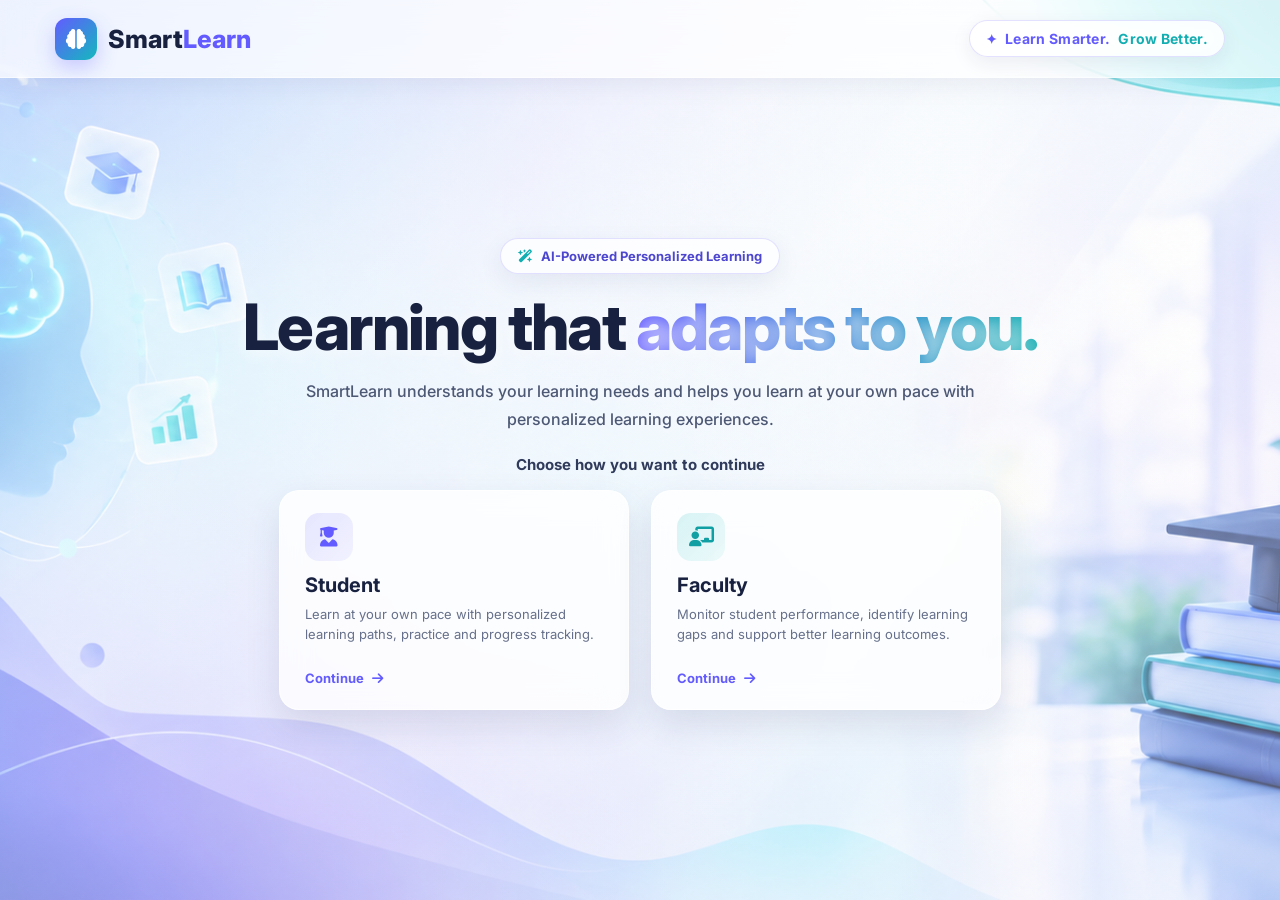
<file: index.html>
<!DOCTYPE html>
<html lang="en">

<head>
    <meta charset="UTF-8">
    <meta name="viewport" content="width=device-width, initial-scale=1.0">

    <title>SmartLearn | Personalized Learning</title>

    <link rel="stylesheet" href="style.css">

    <link
        rel="stylesheet"
        href="https://cdnjs.cloudflare.com/ajax/libs/font-awesome/6.5.2/css/all.min.css"
    >
</head>


<body class="background">


    <!-- =====================================================
         LANDING PAGE
    ====================================================== -->

    <div class="landing-page" id="landingPage">


        <!-- NAVBAR -->

        <nav class="navbar">

            <div class="logo">

                <div class="logo-icon">
                    <i class="fa-solid fa-brain"></i>
                </div>

                <span>
                    Smart<span>Learn</span>
                </span>

            </div>

            <div class="nav-tagline">
            <span>Learn Smarter.</span>
            <span>Grow Better.</span>
            </div>
            
        </nav>



        <!-- HERO SECTION -->

        <main class="hero">

            <div class="hero-content">


                <!-- SMALL BADGE -->

                <div class="hero-badge">

                    <i class="fa-solid fa-wand-magic-sparkles"></i>

                    AI-Powered Personalized Learning

                </div>



                <!-- MAIN HEADING -->

                <h1>

                    Learning that

                    <span>adapts to you.</span>

                </h1>



                <!-- DESCRIPTION -->

                <p>

                    SmartLearn understands your learning needs and
                    helps you learn at your own pace with personalized
                    learning experiences.

                </p>



                <!-- ROLE TITLE -->

                <h3>
                    Choose how you want to continue
                </h3>



                <!-- ROLE CARDS -->

                <div class="role-container">


                    <!-- ================= STUDENT ================= -->

                    <div
                        class="role-card"
                        onclick="selectRole('student')"
                    >

                        <div class="role-icon student-icon">

                            <i class="fa-solid fa-user-graduate"></i>

                        </div>


                        <h2>
                            Student
                        </h2>


                        <p>

                            Learn at your own pace with
                            personalized learning paths,
                            practice and progress tracking.

                        </p>


                        <button type="button">

                            Continue

                            <i class="fa-solid fa-arrow-right"></i>

                        </button>

                    </div>



                    <!-- ================= FACULTY ================= -->

                    <div
                        class="role-card"
                        onclick="selectRole('faculty')"
                    >

                        <div class="role-icon faculty-icon">

                            <i class="fa-solid fa-chalkboard-user"></i>

                        </div>


                        <h2>
                            Faculty
                        </h2>


                        <p>

                            Monitor student performance,
                            identify learning gaps and
                            support better learning outcomes.

                        </p>


                        <button type="button">

                            Continue

                            <i class="fa-solid fa-arrow-right"></i>

                        </button>

                    </div>


                </div>


            </div>

        </main>



        

    </div>



    <!-- =====================================================
         AUTHENTICATION PAGE
    ====================================================== -->

    <div
        class="auth-page hidden"
        id="authPage"
    >


        <div class="auth-container">


            <!-- =================================================
                 LEFT SIDE
            ================================================== -->

            <div class="auth-left">


                <!-- BRAND -->

                <div class="auth-brand">

                    <div class="logo-icon">

                        <i class="fa-solid fa-brain"></i>

                    </div>


                    <span>

                        Smart<span>Learn</span>

                    </span>

                </div>



                <!-- WELCOME MESSAGE -->

                <div class="auth-message">


                    <div
                        class="auth-role-icon"
                        id="authRoleIcon"
                    >

                        <i class="fa-solid fa-user-graduate"></i>

                    </div>


                    <h1 id="authWelcome">

                        Welcome, Student!

                    </h1>


                    <p id="authDescription">

                        Start your personalized learning journey
                        with SmartLearn.

                    </p>


                </div>



                <!-- AUTH FEATURES -->

                <div class="auth-features">


                    <div>

                        <i class="fa-solid fa-brain"></i>

                        <span>
                            AI-powered learning
                        </span>

                    </div>


                    <div>

                        <i class="fa-solid fa-book-open"></i>

                        <span>
                            Personalized learning paths
                        </span>

                    </div>


                    <div>

                        <i class="fa-solid fa-chart-simple"></i>

                        <span>
                            Monitor learning progress
                        </span>

                    </div>


                </div>


            </div>



            <!-- =================================================
                 RIGHT SIDE
            ================================================== -->

            <div class="auth-right">


                <!-- BACK BUTTON -->

                <button
                    class="back-button"
                    onclick="goHome()"
                    type="button"
                >

                    <i class="fa-solid fa-arrow-left"></i>

                    Back

                </button>



                <!-- =================================================
                     LOGIN FORM
                ================================================== -->

                <div
                    class="auth-form"
                    id="loginForm"
                >


                    <h2 id="loginTitle">

                        Student Login

                    </h2>


                    <p class="form-subtitle">

                        Welcome back! Please enter your details.

                    </p>



                    <form onsubmit="loginUser(event)">


                        <!-- EMAIL -->

                        <label for="loginEmail">
                            Email Address
                        </label>


                        <div class="input-box">

                            <i class="fa-solid fa-envelope"></i>


                            <input
                                type="email"
                                id="loginEmail"
                                placeholder="Enter your email"
                                required
                            >

                        </div>



                        <!-- PASSWORD -->

                        <label for="loginPassword">
                            Password
                        </label>


                        <div class="input-box">

                            <i class="fa-solid fa-lock"></i>


                            <input
                                type="password"
                                id="loginPassword"
                                placeholder="Enter your password"
                                required
                            >


                            <i
                                class="fa-solid fa-eye password-toggle"
                                onclick="togglePassword(
                                    'loginPassword',
                                    this
                                )"
                            ></i>

                        </div>



                        <!-- OPTIONS -->

                        <div class="form-options">


                            <label class="remember">

                                <input type="checkbox">

                                Remember me

                            </label>


                            <button
                                type="button"
                                class="forgot-link"
                                onclick="showForgot()"
                            >

                                Forgot Password?

                            </button>


                        </div>



                        <!-- LOGIN BUTTON -->

                        <button
                            class="primary-button"
                            type="submit"
                        >

                            Login

                            <i class="fa-solid fa-arrow-right"></i>

                        </button>


                    </form>



                    <!-- REGISTER LINK -->

                    <p class="switch-form">

                        Don't have an account?


                        <button
                            type="button"
                            onclick="showRegister()"
                        >

                            Register

                        </button>

                    </p>


                </div>



                <!-- =================================================
                     REGISTER FORM
                ================================================== -->

                <div
                    class="auth-form hidden"
                    id="registerForm"
                >


                    <h2 id="registerTitle">

                        Create Student Account

                    </h2>


                    <p class="form-subtitle">

                        Join SmartLearn and start learning smarter.

                    </p>



                    <form onsubmit="registerUser(event)">


                        <!-- NAME -->

                        <label for="registerName">
                            Full Name
                        </label>


                        <div class="input-box">

                            <i class="fa-solid fa-user"></i>


                            <input
                                type="text"
                                id="registerName"
                                placeholder="Enter your full name"
                                required
                            >

                        </div>



                        <!-- EMAIL -->

                        <label for="registerEmail">
                            Email Address
                        </label>


                        <div class="input-box">

                            <i class="fa-solid fa-envelope"></i>


                            <input
                                type="email"
                                id="registerEmail"
                                placeholder="Enter your email"
                                required
                            >

                        </div>



                        <!-- PASSWORD -->

                        <label for="registerPassword">
                            Password
                        </label>


                        <div class="input-box">

                            <i class="fa-solid fa-lock"></i>


                            <input
                                type="password"
                                id="registerPassword"
                                placeholder="Create a password"
                                required
                            >


                            <i
                                class="fa-solid fa-eye password-toggle"
                                onclick="togglePassword(
                                    'registerPassword',
                                    this
                                )"
                            ></i>

                        </div>



                        <!-- CONFIRM PASSWORD -->

                        <label for="confirmPassword">
                            Confirm Password
                        </label>


                        <div class="input-box">

                            <i class="fa-solid fa-shield-halved"></i>


                            <input
                                type="password"
                                id="confirmPassword"
                                placeholder="Confirm your password"
                                required
                            >

                        </div>



                        <!-- REGISTER BUTTON -->

                        <button
                            class="primary-button"
                            type="submit"
                        >

                            Create Account

                            <i class="fa-solid fa-user-plus"></i>

                        </button>


                    </form>



                    <!-- LOGIN LINK -->

                    <p class="switch-form">

                        Already have an account?


                        <button
                            type="button"
                            onclick="showLogin()"
                        >

                            Login

                        </button>

                    </p>


                </div>



                <!-- =================================================
                     FORGOT PASSWORD
                ================================================== -->

                <div
                    class="auth-form hidden"
                    id="forgotForm"
                >


                    <div class="forgot-icon">

                        <i class="fa-solid fa-key"></i>

                    </div>


                    <h2>
                        Forgot Password?
                    </h2>


                    <p class="form-subtitle">

                        Enter your registered email and we'll help
                        you reset your password.

                    </p>



                    <form onsubmit="resetPassword(event)">


                        <label for="forgotEmail">
                            Email Address
                        </label>


                        <div class="input-box">

                            <i class="fa-solid fa-envelope"></i>


                            <input
                                type="email"
                                id="forgotEmail"
                                placeholder="Enter your email"
                                required
                            >

                        </div>



                        <button
                            class="primary-button"
                            type="submit"
                        >

                            Send Reset Link

                            <i class="fa-solid fa-paper-plane"></i>

                        </button>


                    </form>



                    <p class="switch-form">

                        Remember your password?


                        <button
                            type="button"
                            onclick="showLogin()"
                        >

                            Back to Login

                        </button>

                    </p>


                </div>


            </div>


        </div>


    </div>



    <!-- TOAST MESSAGE -->

    <div
        id="toast"
        class="toast"
    ></div>



    <script src="script.js"></script>

</body>

</html>
</file>
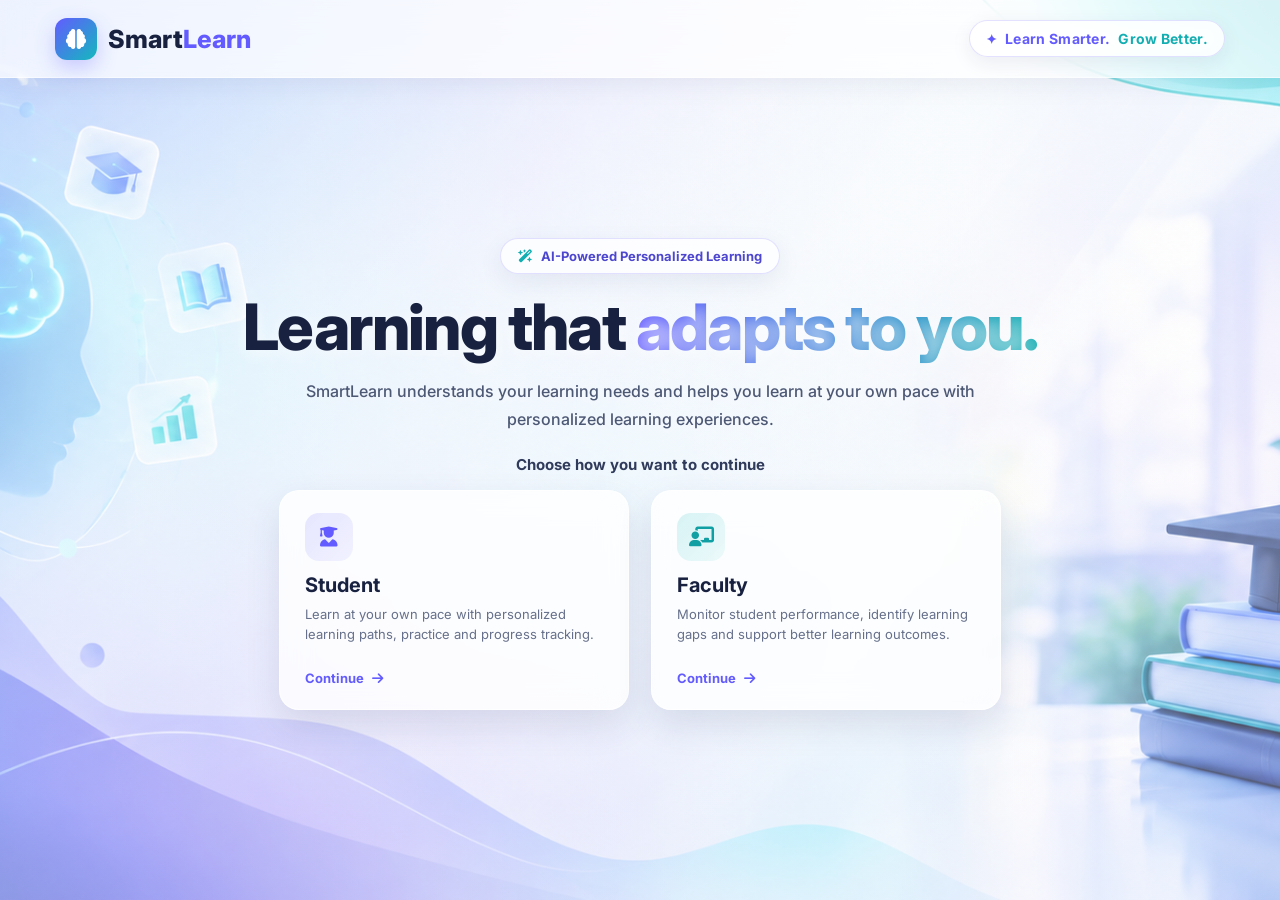
<file: ai-analysis.html>
<!DOCTYPE html>
<html lang="en">
<head>
    <meta charset="UTF-8">
    <meta name="viewport" content="width=device-width, initial-scale=1.0">

    <title>SmartLearn | AI Analysis</title>

    <link rel="stylesheet" href="ai-analysis.css">

    <link
        rel="stylesheet"
        href="https://cdnjs.cloudflare.com/ajax/libs/font-awesome/6.5.2/css/all.min.css"
    >
</head>

<body>

<div class="analysis-container">

    <!-- ================= HEADER ================= -->

    <header class="analysis-header">

        <div class="brand">
            <div class="brand-icon">
                <i class="fa-solid fa-brain"></i>
            </div>

            <div>
                <h2>Smart<span>Learn</span></h2>
                <p>AI Learning Analysis</p>
            </div>
        </div>

        <button class="dashboard-btn" onclick="goToDashboard()">
            <i class="fa-solid fa-house"></i>
            Dashboard
        </button>

    </header>


    <!-- ================= MAIN ================= -->

    <main class="analysis-main">

        <!-- PAGE INTRO -->

        <section class="page-intro">

            <div>
                <span>PERSONALIZED INSIGHTS</span>

                <h1>
                    Your AI Learning Analysis
                </h1>

                <p>
                    SmartLearn analyzed your assessment performance
                    to identify your strengths, learning gaps and
                    recommended next steps.
                </p>
            </div>

            <div class="ai-icon-large">
                <i class="fa-solid fa-brain"></i>
            </div>

        </section>


        <!-- ================= OVERALL SCORE ================= -->

        <section class="overview-grid">

            <div class="score-card">

                <div class="score-circle" id="scoreCircle">
                    <div>
                        <strong id="overallScore">--%</strong>
                        <span>Overall Score</span>
                    </div>
                </div>

                <div class="score-content">

                    <span class="card-label">
                        ASSESSMENT PERFORMANCE
                    </span>

                    <h2 id="performanceTitle">
                        Analyzing...
                    </h2>

                    <p id="performanceMessage">
                        Your performance is being analyzed.
                    </p>

                </div>

            </div>


            <div class="summary-card">

                <div class="summary-item">
                    <div class="summary-icon">
                        <i class="fa-solid fa-circle-check"></i>
                    </div>

                    <div>
                        <span>Correct Answers</span>
                        <strong id="correctAnswers">--</strong>
                    </div>
                </div>


                <div class="summary-item">
                    <div class="summary-icon">
                        <i class="fa-solid fa-list-check"></i>
                    </div>

                    <div>
                        <span>Total Questions</span>
                        <strong id="totalQuestions">--</strong>
                    </div>
                </div>


                <div class="summary-item">
                    <div class="summary-icon">
                        <i class="fa-solid fa-layer-group"></i>
                    </div>

                    <div>
                        <span>Topics Analyzed</span>
                        <strong id="topicsAnalyzed">--</strong>
                    </div>
                </div>

            </div>

        </section>


        <!-- ================= TOPIC ANALYSIS ================= -->

        <section class="content-card">

            <div class="section-title">

                <div>
                    <span>PERFORMANCE BREAKDOWN</span>
                    <h2>Topic Analysis</h2>
                </div>

                <i class="fa-solid fa-chart-column"></i>

            </div>

            <div id="topicAnalysis" class="topic-list">
                <!-- Generated by JavaScript -->
            </div>

        </section>


        <!-- ================= AI INSIGHT ================= -->

        <section class="ai-insight-card">

            <div class="insight-icon">
                <i class="fa-solid fa-wand-magic-sparkles"></i>
            </div>

            <div class="insight-content">

                <span>SMARTLEARN AI INSIGHT</span>

                <h2>What your results tell us</h2>

                <p id="aiInsight">
                    Analyzing your learning performance...
                </p>

            </div>

        </section>


        <!-- ================= RECOMMENDATIONS ================= -->

        <section class="content-card">

            <div class="section-title">

                <div>
                    <span>NEXT STEPS</span>
                    <h2>Personalized Recommendations</h2>
                </div>

                <i class="fa-solid fa-route"></i>

            </div>

            <div id="recommendations" class="recommendation-list">
                <!-- Generated by JavaScript -->
            </div>

        </section>


        <!-- ================= LEARNING PATH ================= -->

        <section class="content-card">

            <div class="section-title">

                <div>
                    <span>YOUR LEARNING JOURNEY</span>
                    <h2>Recommended Learning Path</h2>
                </div>

                <i class="fa-solid fa-graduation-cap"></i>

            </div>

            <div class="learning-path" id="learningPath">
                <!-- Generated by JavaScript -->
            </div>

        </section>


        <!-- ================= ACTIONS ================= -->

        <section class="bottom-actions">

            <button class="primary-btn" onclick="goToPractice()">
                <i class="fa-solid fa-dumbbell"></i>
                Start Practice
            </button>

            <button class="secondary-btn" onclick="goToDashboard()">
                <i class="fa-solid fa-arrow-left"></i>
                Back to Dashboard
            </button>

        </section>

    </main>

</div>

<script src="ai-analysis.js"></script>

</body>
</html>
</file>
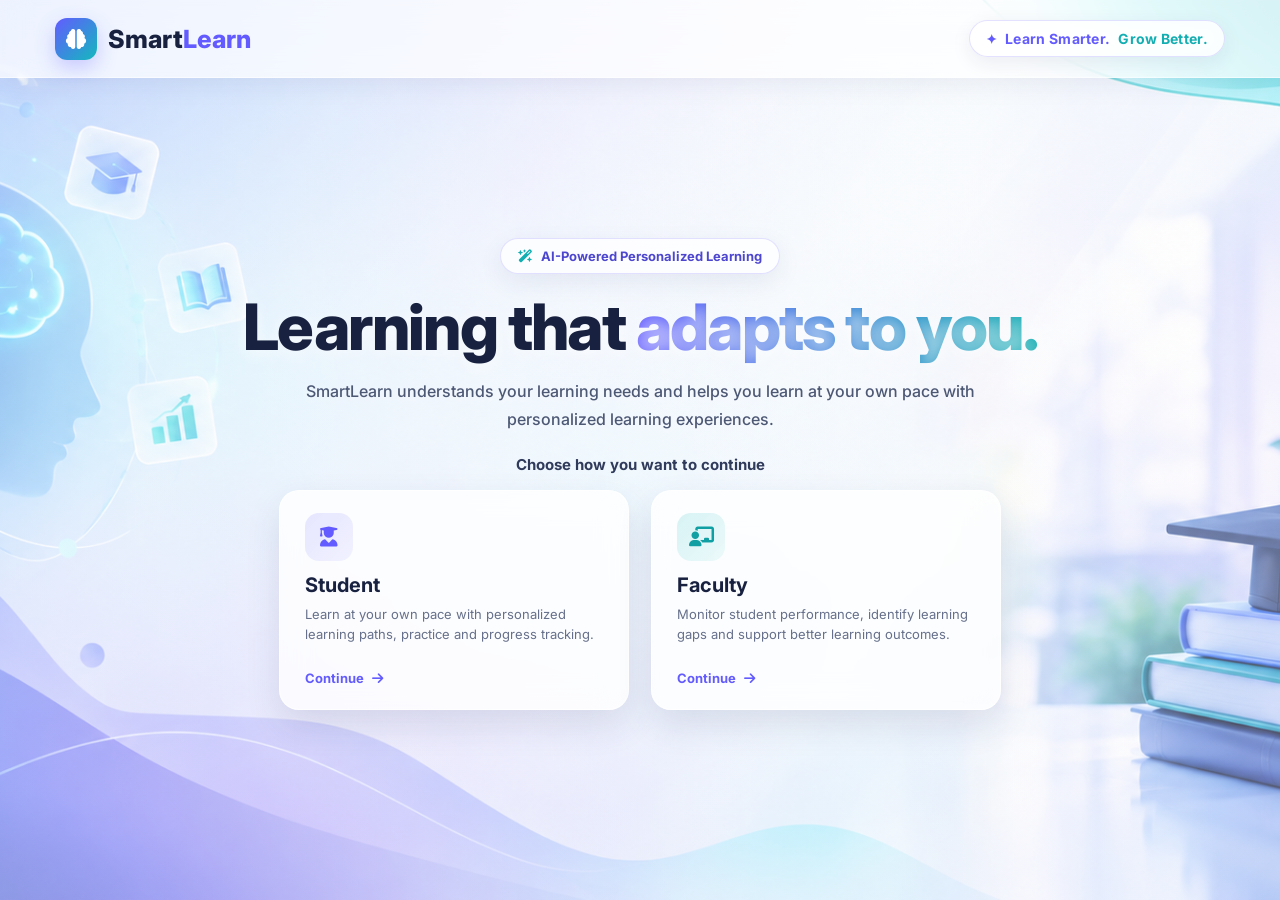
<file: assessment.html>
<!DOCTYPE html>
<html lang="en">

<head>
    <meta charset="UTF-8">

    <meta name="viewport"
          content="width=device-width, initial-scale=1.0">

    <title>SmartLearn - Assessment</title>

    <!-- Font Awesome -->
    <link
        rel="stylesheet"
        href="https://cdnjs.cloudflare.com/ajax/libs/font-awesome/6.5.1/css/all.min.css"
    >

    <!-- Assessment CSS -->
    <link rel="stylesheet" href="assessment.css">
</head>


<body>

    <!-- =====================================================
         HEADER
    ====================================================== -->

    <header class="assessment-header">

        <div class="brand">

            <div class="brand-icon">
                <i class="fa-solid fa-graduation-cap"></i>
            </div>

            <div>
                <h2>SmartLearn</h2>
                <span>Assessment</span>
            </div>

        </div>


        <button
            class="back-btn"
            onclick="goToDashboard()"
        >
            <i class="fa-solid fa-arrow-left"></i>
            Dashboard
        </button>

    </header>


    <!-- =====================================================
         MAIN CONTAINER
    ====================================================== -->

    <main class="assessment-container">


        <!-- =================================================
             INTRO SECTION
        ================================================== -->

        <section
            id="introSection"
            class="intro-section"
        >

            <div class="intro-icon">
                <i class="fa-solid fa-brain"></i>
            </div>

            <h1>Personalized Learning Assessment</h1>

            <p>
                Test your knowledge and help SmartLearn understand
                your strengths and areas that need improvement.
            </p>


            <div class="assessment-info">

                <div class="info-card">

                    <i class="fa-solid fa-list-check"></i>

                    <div>
                        <strong>10</strong>
                        <span>Questions</span>
                    </div>

                </div>


                <div class="info-card">

                    <i class="fa-solid fa-clock"></i>

                    <div>
                        <strong>10 min</strong>
                        <span>Recommended Time</span>
                    </div>

                </div>


                <div class="info-card">

                    <i class="fa-solid fa-chart-simple"></i>

                    <div>
                        <strong>5</strong>
                        <span>Topics</span>
                    </div>

                </div>

            </div>


            <button
                class="start-btn"
                onclick="startAssessment()"
            >
                Start Assessment
                <i class="fa-solid fa-arrow-right"></i>
            </button>

        </section>



        <!-- =================================================
             ASSESSMENT SECTION
        ================================================== -->

        <section
            id="assessmentSection"
            class="assessment-section hidden"
        >

            <!-- Progress -->

            <div class="progress-area">

                <div class="progress-text">

                    <span id="questionNumber">
                        Question 1 of 10
                    </span>

                    <span id="progressPercentage">
                        10%
                    </span>

                </div>


                <div class="progress-bar">

                    <div
                        id="progressFill"
                        class="progress-fill"
                    ></div>

                </div>

            </div>


            <!-- Question -->

            <div class="question-card">

                <div class="question-topic">

                    <span id="questionTopic">
                        Arrays
                    </span>

                </div>


                <h2 id="questionText">
                    Question will appear here
                </h2>


                <div
                    id="optionsContainer"
                    class="options-container"
                >
                </div>


                <div class="navigation-buttons">

                    <button
                        id="previousBtn"
                        class="secondary-btn"
                        onclick="previousQuestion()"
                    >
                        <i class="fa-solid fa-arrow-left"></i>
                        Previous
                    </button>


                    <button
                        id="nextBtn"
                        class="primary-btn"
                        onclick="nextQuestion()"
                    >
                        Next
                        <i class="fa-solid fa-arrow-right"></i>
                    </button>


                    <button
                        id="submitBtn"
                        class="submit-btn hidden"
                        onclick="submitAssessment()"
                    >
                        Submit Assessment
                        <i class="fa-solid fa-check"></i>
                    </button>

                </div>

            </div>

        </section>



        <!-- =================================================
             RESULT SECTION
        ================================================== -->

        <section
            id="resultSection"
            class="result-section hidden"
        >

            <div class="result-header">

                <div class="result-icon">
                    <i class="fa-solid fa-trophy"></i>
                </div>

                <h1>Assessment Completed!</h1>

                <p>
                    SmartLearn analyzed your performance.
                </p>

            </div>


            <!-- Score -->

            <div class="score-card">

                <div class="score-circle">

                    <span id="scorePercentage">
                        0%
                    </span>

                    <small>Score</small>

                </div>


                <div class="score-details">

                    <h2 id="resultMessage">
                        Good effort!
                    </h2>

                    <p id="scoreText">
                        You answered 0 out of 10 questions correctly.
                    </p>

                </div>

            </div>


            <!-- Topic Analysis -->

            <div class="analysis-card">

                <div class="section-heading">

                    <i class="fa-solid fa-chart-column"></i>

                    <h2>Topic-wise Analysis</h2>

                </div>


                <div
                    id="topicAnalysis"
                    class="topic-analysis"
                >
                </div>

            </div>


            <!-- Recommendations -->

            <div class="recommendation-card">

                <div class="section-heading">

                    <i class="fa-solid fa-wand-magic-sparkles"></i>

                    <h2>SmartLearn Recommendations</h2>

                </div>


                <div id="recommendations">
                </div>

            </div>


            <div class="result-buttons">

                <button
                    class="primary-btn"
                    onclick="retakeAssessment()"
                >
                    <i class="fa-solid fa-rotate"></i>
                    Retake Assessment
                </button>


                <button
                    class="secondary-btn"
                    onclick="goToDashboard()"
                >
                    <i class="fa-solid fa-house"></i>
                    Back to Dashboard
                </button>

            </div>

        </section>

    </main>


    <!-- Toast -->

    <div
        id="toast"
        class="toast"
    ></div>


    <!-- JavaScript -->

    <script src="assessment.js"></script>

</body>

</html>
</file>
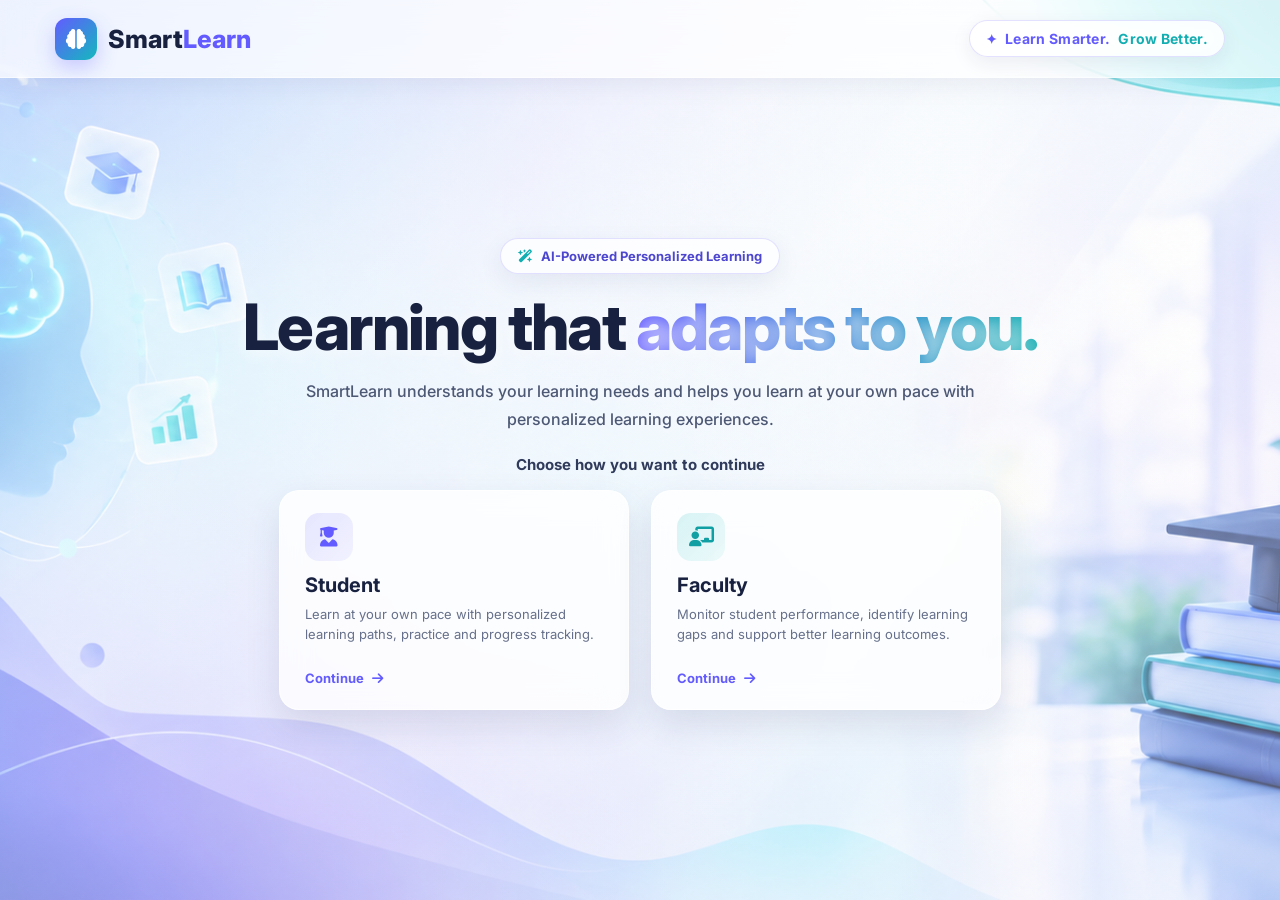
<file: faculty-dashboard.html>
<!DOCTYPE html>
<html lang="en">
<head>
    <meta charset="UTF-8">
    <meta name="viewport" content="width=device-width, initial-scale=1.0">

    <title>SmartLearn - Faculty Dashboard</title>

    <!-- Font Awesome -->
    <link
        rel="stylesheet"
        href="https://cdnjs.cloudflare.com/ajax/libs/font-awesome/6.5.2/css/all.min.css"
    >

    <!-- Faculty Dashboard CSS -->
    <link rel="stylesheet" href="faculty-dashboard.css">
</head>

<body>

    <!-- =====================================================
         SIDEBAR
    ====================================================== -->

    <aside class="sidebar" id="sidebar">

        <div class="logo-area">

            <div class="logo-icon">
                <i class="fa-solid fa-brain"></i>
            </div>

            <div>
                <h2>SmartLearn</h2>
                <span>Faculty Portal</span>
            </div>

        </div>


        <nav class="sidebar-nav">

            <a href="#dashboard"
               class="nav-item active"
               data-section="dashboard">

                <i class="fa-solid fa-house"></i>
                <span>Dashboard</span>

            </a>


            <a href="#students"
               class="nav-item"
               data-section="students">

                <i class="fa-solid fa-user-graduate"></i>
                <span>Students</span>

            </a>


            <a href="#analytics"
               class="nav-item"
               data-section="analytics">

                <i class="fa-solid fa-chart-column"></i>
                <span>Analytics</span>

            </a>


            <a href="#weak-areas"
               class="nav-item"
               data-section="weak-areas">

                <i class="fa-solid fa-triangle-exclamation"></i>
                <span>Weak Areas</span>

            </a>


            <a href="#reports"
               class="nav-item"
               data-section="reports">

                <i class="fa-solid fa-file-lines"></i>
                <span>Progress Reports</span>

            </a>


            <a href="#profile"
               class="nav-item"
               data-section="profile">

                <i class="fa-solid fa-user"></i>
                <span>Profile</span>

            </a>

        </nav>


        <div class="sidebar-bottom">

            <a href="#"
               class="nav-item logout"
               onclick="logoutUser(event)">

                <i class="fa-solid fa-right-from-bracket"></i>
                <span>Logout</span>

            </a>

        </div>

    </aside>


    <!-- Mobile Overlay -->

    <div class="sidebar-overlay" id="sidebarOverlay"></div>


    <!-- =====================================================
         MAIN CONTENT
    ====================================================== -->

    <main class="main-content">


        <!-- TOP BAR -->

        <header class="topbar">

            <div class="topbar-left">

                <button class="menu-toggle" id="menuToggle">
                    <i class="fa-solid fa-bars"></i>
                </button>

                <div>

                    <h1>Faculty Dashboard</h1>

                    <p>
                        Monitor, analyze and improve student learning.
                    </p>

                </div>

            </div>


            <div class="topbar-right">

                <button class="notification-btn">

                    <i class="fa-regular fa-bell"></i>

                    <span class="notification-dot"></span>

                </button>


                <div class="faculty-mini-profile">

                    <div class="avatar">
                        <i class="fa-solid fa-user"></i>
                    </div>

                    <div>

                        <strong id="facultyName">
                            Faculty
                        </strong>

                        <small id="facultyEmail">
                            Faculty Account
                        </small>

                    </div>

                </div>

            </div>

        </header>


        <!-- =================================================
             DASHBOARD SECTION
        ================================================== -->

        <section
            id="dashboard"
            class="dashboard-section active"
        >

            <!-- Welcome Banner -->

            <div class="welcome-banner">

                <div>

                    <span class="welcome-label">
                        FACULTY PORTAL
                    </span>

                    <h2>
                        Welcome back, Faculty! 👋
                    </h2>

                    <p>
                        Track student performance, identify learning
                        gaps and use AI-powered insights to support
                        better learning outcomes.
                    </p>

                </div>

                <div class="welcome-icon">

                    <i class="fa-solid fa-chalkboard-user"></i>

                </div>

            </div>


            <!-- Statistics -->

            <div class="stats-grid">

                <div class="stat-card">

                    <div class="stat-icon blue">
                        <i class="fa-solid fa-users"></i>
                    </div>

                    <div>

                        <span>Total Students</span>

                        <h3>128</h3>

                        <small>
                            <i class="fa-solid fa-arrow-up"></i>
                            8% this month
                        </small>

                    </div>

                </div>


                <div class="stat-card">

                    <div class="stat-icon green">
                        <i class="fa-solid fa-user-check"></i>
                    </div>

                    <div>

                        <span>Active Students</span>

                        <h3>104</h3>

                        <small>
                            81% active
                        </small>

                    </div>

                </div>


                <div class="stat-card">

                    <div class="stat-icon purple">
                        <i class="fa-solid fa-chart-line"></i>
                    </div>

                    <div>

                        <span>Average Progress</span>

                        <h3>74%</h3>

                        <small>
                            <i class="fa-solid fa-arrow-up"></i>
                            5% improvement
                        </small>

                    </div>

                </div>


                <div class="stat-card">

                    <div class="stat-icon orange">
                        <i class="fa-solid fa-triangle-exclamation"></i>
                    </div>

                    <div>

                        <span>Need Attention</span>

                        <h3>18</h3>

                        <small>
                            Students at risk
                        </small>

                    </div>

                </div>

            </div>


            <!-- Main Dashboard Grid -->

            <div class="dashboard-grid">


                <!-- Student Performance -->

                <div class="card performance-card">

                    <div class="card-header">

                        <div>

                            <h3>Student Performance</h3>

                            <p>
                                Overall learning progress
                            </p>

                        </div>

                        <select>
                            <option>This Week</option>
                            <option>This Month</option>
                            <option>This Semester</option>
                        </select>

                    </div>


                    <div class="performance-content">

                        <div class="progress-circle">

                            <div class="circle-inner">

                                <strong>74%</strong>

                                <span>Average</span>

                            </div>

                        </div>


                        <div class="performance-details">

                            <div class="performance-item">

                                <span>
                                    Excellent
                                </span>

                                <strong>32 students</strong>

                            </div>


                            <div class="performance-item">

                                <span>
                                    Good
                                </span>

                                <strong>56 students</strong>

                            </div>


                            <div class="performance-item">

                                <span>
                                    Needs Improvement
                                </span>

                                <strong>22 students</strong>

                            </div>


                            <div class="performance-item">

                                <span>
                                    At Risk
                                </span>

                                <strong>18 students</strong>

                            </div>

                        </div>

                    </div>

                </div>


                <!-- AI Insights -->

                <div class="card ai-card">

                    <div class="card-header">

                        <div>

                            <span class="ai-label">
                                AI POWERED
                            </span>

                            <h3>Smart Insights</h3>

                        </div>

                        <i class="fa-solid fa-wand-magic-sparkles"></i>

                    </div>


                    <div class="ai-insight">

                        <div class="insight-icon">
                            <i class="fa-solid fa-lightbulb"></i>
                        </div>

                        <div>

                            <strong>
                                Learning Gap Detected
                            </strong>

                            <p>
                                18 students are struggling with
                                recursion concepts.
                            </p>

                        </div>

                    </div>


                    <div class="ai-insight">

                        <div class="insight-icon">
                            <i class="fa-solid fa-chart-simple"></i>
                        </div>

                        <div>

                            <strong>
                                Progress Improvement
                            </strong>

                            <p>
                                Average student performance improved
                                by 5% this month.
                            </p>

                        </div>

                    </div>


                    <button
                        class="primary-btn"
                        onclick="showToast('Opening AI analysis...')"
                    >
                        View AI Analysis
                        <i class="fa-solid fa-arrow-right"></i>
                    </button>

                </div>

            </div>


            <!-- Weak Areas + Recent Activity -->

            <div class="dashboard-grid second-grid">


                <!-- Weak Areas -->

                <div class="card">

                    <div class="card-header">

                        <div>

                            <h3>Common Weak Areas</h3>

                            <p>
                                Topics requiring attention
                            </p>

                        </div>

                        <button class="text-btn"
                            onclick="showToast('Opening weak areas...')">
                            View All
                        </button>

                    </div>


                    <div class="weak-area-list">

                        <div class="weak-area">

                            <div class="weak-info">

                                <span>
                                    Recursion
                                </span>

                                <strong>42%</strong>

                            </div>

                            <div class="progress-bar">
                                <span style="width: 42%;"></span>
                            </div>

                        </div>


                        <div class="weak-area">

                            <div class="weak-info">

                                <span>
                                    Graph Algorithms
                                </span>

                                <strong>51%</strong>

                            </div>

                            <div class="progress-bar">
                                <span style="width: 51%;"></span>
                            </div>

                        </div>


                        <div class="weak-area">

                            <div class="weak-info">

                                <span>
                                    Dynamic Programming
                                </span>

                                <strong>58%</strong>

                            </div>

                            <div class="progress-bar">
                                <span style="width: 58%;"></span>
                            </div>

                        </div>


                        <div class="weak-area">

                            <div class="weak-info">

                                <span>
                                    SQL Queries
                                </span>

                                <strong>64%</strong>

                            </div>

                            <div class="progress-bar">
                                <span style="width: 64%;"></span>
                            </div>

                        </div>

                    </div>

                </div>


                <!-- Recent Activity -->

                <div class="card">

                    <div class="card-header">

                        <div>

                            <h3>Recent Activity</h3>

                            <p>
                                Latest student activity
                            </p>

                        </div>

                    </div>


                    <div class="activity-list">

                        <div class="activity-item">

                            <div class="activity-icon blue">
                                <i class="fa-solid fa-file-circle-check"></i>
                            </div>

                            <div>

                                <strong>
                                    Ananya completed an assessment
                                </strong>

                                <span>
                                    10 minutes ago
                                </span>

                            </div>

                        </div>


                        <div class="activity-item">

                            <div class="activity-icon green">
                                <i class="fa-solid fa-book-open"></i>
                            </div>

                            <div>

                                <strong>
                                    Rahul completed a lesson
                                </strong>

                                <span>
                                    35 minutes ago
                                </span>

                            </div>

                        </div>


                        <div class="activity-item">

                            <div class="activity-icon orange">
                                <i class="fa-solid fa-triangle-exclamation"></i>
                            </div>

                            <div>

                                <strong>
                                    3 students need attention
                                </strong>

                                <span>
                                    1 hour ago
                                </span>

                            </div>

                        </div>

                    </div>

                </div>

            </div>


            <!-- Recent Students -->

            <div class="card recent-students-card">

                <div class="card-header">

                    <div>

                        <h3>Recent Students</h3>

                        <p>
                            Monitor individual student progress
                        </p>

                    </div>

                    <button
                        class="primary-btn small"
                        onclick="navigateToSection('students')"
                    >
                        View All Students
                    </button>

                </div>


                <div class="search-box">

                    <i class="fa-solid fa-magnifying-glass"></i>

                    <input
                        type="text"
                        id="studentSearch"
                        placeholder="Search students..."
                    >

                </div>


                <div class="student-table-wrapper">

                    <table class="student-table">

                        <thead>

                            <tr>

                                <th>Student</th>
                                <th>Progress</th>
                                <th>Weak Area</th>
                                <th>Status</th>
                                <th>Action</th>

                            </tr>

                        </thead>


                        <tbody>

                            <tr class="student-row">

                                <td>

                                    <div class="student-info">

                                        <div class="student-avatar">
                                            A
                                        </div>

                                        <div>

                                            <strong>
                                                Ananya
                                            </strong>

                                            <span>
                                                CSE - 3rd Year
                                            </span>

                                        </div>

                                    </div>

                                </td>


                                <td>

                                    <div class="table-progress">

                                        <span>82%</span>

                                        <div>
                                            <span
                                                style="width:82%">
                                            </span>
                                        </div>

                                    </div>

                                </td>


                                <td>
                                    Recursion
                                </td>


                                <td>
                                    <span class="status good">
                                        On Track
                                    </span>
                                </td>


                                <td>

                                    <button
                                        class="view-btn"
                                        onclick="viewStudent('Ananya')"
                                    >
                                        View
                                    </button>

                                </td>

                            </tr>


                            <tr class="student-row">

                                <td>

                                    <div class="student-info">

                                        <div class="student-avatar">
                                            R
                                        </div>

                                        <div>

                                            <strong>
                                                Rahul
                                            </strong>

                                            <span>
                                                CSE - 3rd Year
                                            </span>

                                        </div>

                                    </div>

                                </td>


                                <td>

                                    <div class="table-progress">

                                        <span>67%</span>

                                        <div>
                                            <span
                                                style="width:67%">
                                            </span>
                                        </div>

                                    </div>

                                </td>


                                <td>
                                    Graphs
                                </td>


                                <td>
                                    <span class="status average">
                                        Improving
                                    </span>
                                </td>


                                <td>

                                    <button
                                        class="view-btn"
                                        onclick="viewStudent('Rahul')"
                                    >
                                        View
                                    </button>

                                </td>

                            </tr>


                            <tr class="student-row">

                                <td>

                                    <div class="student-info">

                                        <div class="student-avatar">
                                            P
                                        </div>

                                        <div>

                                            <strong>
                                                Priya
                                            </strong>

                                            <span>
                                                CSE - 3rd Year
                                            </span>

                                        </div>

                                    </div>

                                </td>


                                <td>

                                    <div class="table-progress">

                                        <span>48%</span>

                                        <div>
                                            <span
                                                style="width:48%">
                                            </span>
                                        </div>

                                    </div>

                                </td>


                                <td>
                                    Dynamic Programming
                                </td>


                                <td>
                                    <span class="status risk">
                                        Needs Attention
                                    </span>
                                </td>


                                <td>

                                    <button
                                        class="view-btn"
                                        onclick="viewStudent('Priya')"
                                    >
                                        View
                                    </button>

                                </td>

                            </tr>

                        </tbody>

                    </table>

                </div>

            </div>

        </section>


        <!-- =================================================
             STUDENTS SECTION
        ================================================== -->

        <section
            id="students"
            class="dashboard-section"
        >

            <div class="page-heading">

                <div>

                    <h2>Students</h2>

                    <p>
                        View and monitor all students.
                    </p>

                </div>

                <button
                    class="primary-btn"
                    onclick="exportData()"
                >
                    <i class="fa-solid fa-download"></i>
                    Export Data
                </button>

            </div>


            <div class="card">

                <div class="student-management">

                    <div class="search-box">

                        <i class="fa-solid fa-magnifying-glass"></i>

                        <input
                            type="text"
                            placeholder="Search students..."
                        >

                    </div>


                    <select class="filter-select">

                        <option>All Students</option>
                        <option>On Track</option>
                        <option>Improving</option>
                        <option>Needs Attention</option>

                    </select>

                </div>


                <div class="empty-state">

                    <i class="fa-solid fa-users"></i>

                    <h3>Student Management</h3>

                    <p>
                        Detailed student management will appear here.
                    </p>

                </div>

            </div>

        </section>


        <!-- =================================================
             ANALYTICS SECTION
        ================================================== -->

        <section
            id="analytics"
            class="dashboard-section"
        >

            <div class="page-heading">

                <div>

                    <h2>Analytics</h2>

                    <p>
                        Understand overall student performance.
                    </p>

                </div>

            </div>


            <div class="stats-grid">

                <div class="stat-card">

                    <div class="stat-icon blue">
                        <i class="fa-solid fa-chart-line"></i>
                    </div>

                    <div>

                        <span>Average Score</span>
                        <h3>74%</h3>

                    </div>

                </div>


                <div class="stat-card">

                    <div class="stat-icon green">
                        <i class="fa-solid fa-arrow-trend-up"></i>
                    </div>

                    <div>

                        <span>Improvement</span>
                        <h3>5%</h3>

                    </div>

                </div>


                <div class="stat-card">

                    <div class="stat-icon purple">
                        <i class="fa-solid fa-book"></i>
                    </div>

                    <div>

                        <span>Lessons Completed</span>
                        <h3>846</h3>

                    </div>

                </div>

            </div>


            <div class="card analytics-placeholder">

                <i class="fa-solid fa-chart-pie"></i>

                <h3>Performance Analytics</h3>

                <p>
                    Interactive performance charts can be integrated
                    here using student assessment data.
                </p>

            </div>

        </section>


        <!-- =================================================
             WEAK AREAS SECTION
        ================================================== -->

        <section
            id="weak-areas"
            class="dashboard-section"
        >

            <div class="page-heading">

                <div>

                    <h2>Weak Areas</h2>

                    <p>
                        Identify topics where students need additional support.
                    </p>

                </div>

            </div>


            <div class="weak-cards">

                <div class="topic-card">

                    <i class="fa-solid fa-code"></i>

                    <h3>Recursion</h3>

                    <strong>42%</strong>

                    <p>
                        Average understanding
                    </p>

                    <div class="progress-bar">
                        <span style="width:42%"></span>
                    </div>

                </div>


                <div class="topic-card">

                    <i class="fa-solid fa-diagram-project"></i>

                    <h3>Graph Algorithms</h3>

                    <strong>51%</strong>

                    <p>
                        Average understanding
                    </p>

                    <div class="progress-bar">
                        <span style="width:51%"></span>
                    </div>

                </div>


                <div class="topic-card">

                    <i class="fa-solid fa-brain"></i>

                    <h3>Dynamic Programming</h3>

                    <strong>58%</strong>

                    <p>
                        Average understanding
                    </p>

                    <div class="progress-bar">
                        <span style="width:58%"></span>
                    </div>

                </div>

            </div>

        </section>


        <!-- =================================================
             REPORTS SECTION
        ================================================== -->

        <section
            id="reports"
            class="dashboard-section"
        >

            <div class="page-heading">

                <div>

                    <h2>Progress Reports</h2>

                    <p>
                        Generate and review student progress reports.
                    </p>

                </div>

                <button
                    class="primary-btn"
                    onclick="generateReport()"
                >
                    <i class="fa-solid fa-file-export"></i>
                    Generate Report
                </button>

            </div>


            <div class="report-cards">

                <div class="report-card">

                    <i class="fa-solid fa-chart-column"></i>

                    <h3>Class Performance Report</h3>

                    <p>
                        View overall class performance and learning trends.
                    </p>

                    <button
                        class="secondary-btn"
                        onclick="generateReport()"
                    >
                        Generate
                    </button>

                </div>


                <div class="report-card">

                    <i class="fa-solid fa-user-graduate"></i>

                    <h3>Student Progress Report</h3>

                    <p>
                        Review individual student learning progress.
                    </p>

                    <button
                        class="secondary-btn"
                        onclick="generateReport()"
                    >
                        Generate
                    </button>

                </div>

            </div>

        </section>


        <!-- =================================================
             PROFILE SECTION
        ================================================== -->

        <section
            id="profile"
            class="dashboard-section"
        >

            <div class="page-heading">

                <div>

                    <h2>Faculty Profile</h2>

                    <p>
                        View your SmartLearn account information.
                    </p>

                </div>

            </div>


            <div class="card profile-card">

                <div class="large-avatar">

                    <i class="fa-solid fa-user"></i>

                </div>


                <div class="profile-details">

                    <h3 id="profileFacultyName">
                        Faculty
                    </h3>

                    <p id="profileFacultyEmail">
                        Faculty Account
                    </p>

                    <span class="faculty-role">
                        Faculty
                    </span>

                </div>

            </div>

        </section>


    </main>


    <!-- =====================================================
         TOAST
    ====================================================== -->

    <div id="toast" class="toast"></div>


    <!-- Faculty Dashboard JS -->
    <script src="faculty-dashboard.js"></script>

</body>
</html>
</file>
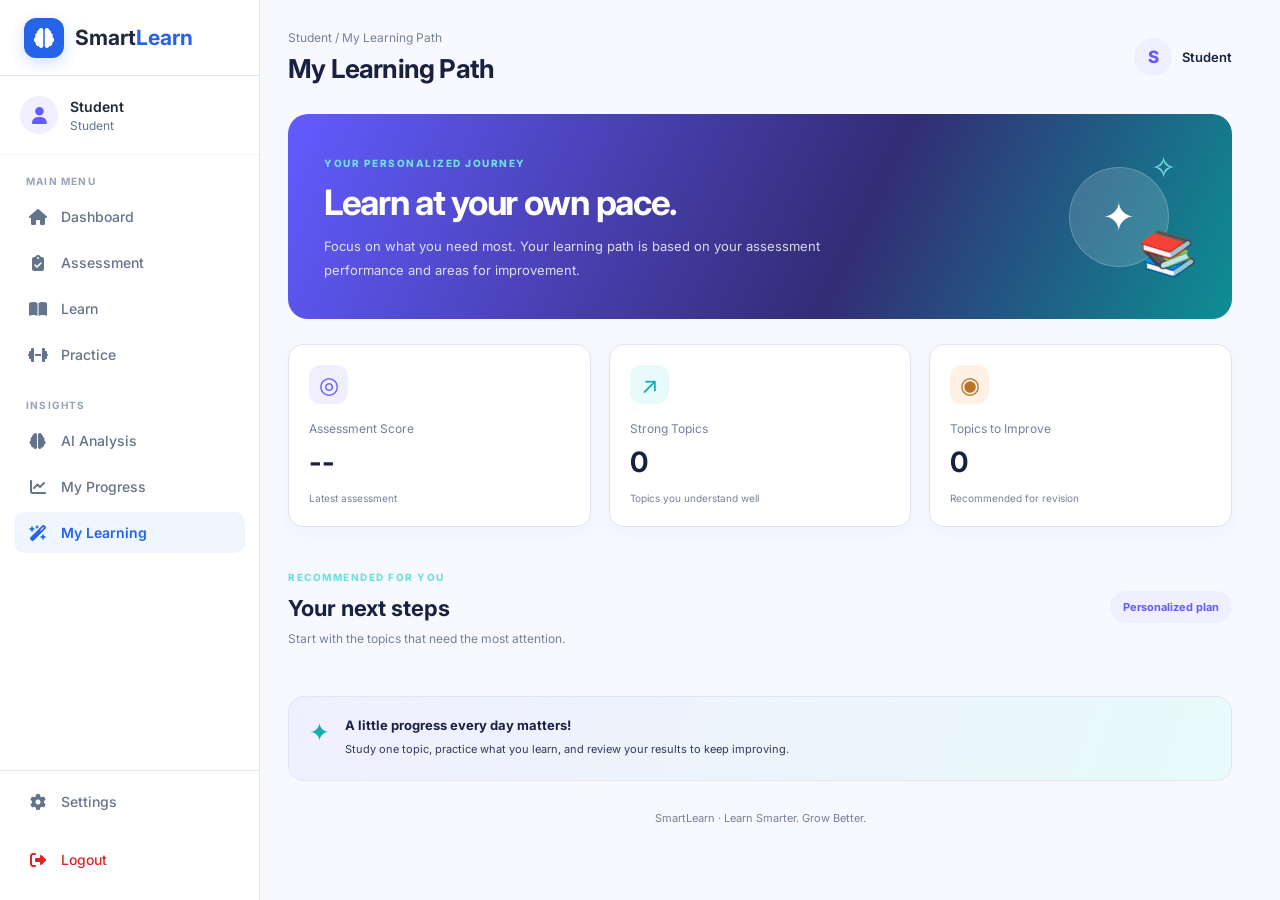
<file: personalized-learning.html>
<!DOCTYPE html>
<html lang="en">
<head>
    <meta charset="UTF-8">
    <meta name="viewport" content="width=device-width, initial-scale=1.0">

    <title>Personalized Learning | SmartLearn</title>

    <link rel="stylesheet" href="personalized-learning.css">

    <link
        rel="stylesheet"
        href="https://cdnjs.cloudflare.com/ajax/libs/font-awesome/6.5.2/css/all.min.css"
    >

    <script src="personalized-learning.js" defer></script>
</head>

<body>
  
<!-- ================= SIDEBAR ================= -->

<aside class="sidebar" id="sidebar">

    <div class="sidebar-logo">

        <div class="logo-icon">
            <i class="fa-solid fa-brain"></i>
        </div>

        <div class="logo-text">
            Smart<span>Learn</span>
        </div>

    </div>


    <div class="sidebar-profile">

        <div class="profile-avatar">
            <i class="fa-solid fa-user"></i>
        </div>

        <div class="profile-info">

            <h4 id="sidebarName">
                Student
            </h4>

            <span>Student</span>

        </div>

    </div>


    <nav class="sidebar-nav">

        <p class="nav-title">
            MAIN MENU
        </p>

        <a href="student-dashboard.html" class="nav-item">
            <i class="fa-solid fa-house"></i>
            <span>Dashboard</span>
        </a>

        <a href="student-dashboard.html" class="nav-item">
            <i class="fa-solid fa-clipboard-check"></i>
            <span>Assessment</span>
        </a>

        <a href="Learn.html" class="nav-item">
            <i class="fa-solid fa-book-open"></i>
            <span>Learn</span>
        </a>

        <a href="practice.html" class="nav-item">
            <i class="fa-solid fa-dumbbell"></i>
            <span>Practice</span>
        </a>


        <p class="nav-title second-title">
            INSIGHTS
        </p>

        <a href="student-dashboard.html" class="nav-item">
            <i class="fa-solid fa-brain"></i>
            <span>AI Analysis</span>
        </a>

        <a href="student-dashboard.html" class="nav-item">
            <i class="fa-solid fa-chart-line"></i>
            <span>My Progress</span>
        </a>

        <a href="personalized-learning.html" class="nav-item active">
            <i class="fa-solid fa-wand-magic-sparkles"></i>
            <span>My Learning</span>
        </a>

    </nav>


    <!-- SETTINGS AND LOGOUT -->

    <div class="sidebar-bottom">

                <a
                    href="#"
                    class="nav-item"
                    onclick="showToast('Settings will be available soon.'); return false;"
                >
                    <i class="fa-solid fa-gear"></i>
                    <span>Settings</span>
                </a>


               <a
                    href="#"
                    class="nav-item logout-item"
                    onclick="logoutStudent(); return false;"
                >
                    <i class="fa-solid fa-right-from-bracket"></i>
                    <span>Logout</span>
                </a>

            </div>

</aside>


  <main class="main-content">
    <header class="topbar">
      <div>
        <p class="breadcrumb">Student / My Learning Path</p>
        <h1>My Learning Path</h1>
      </div>
      <div class="profile-chip">
        <span class="profile-avatar" id="profileAvatar">S</span>
        <span id="profileName">Student</span>
      </div>
    </header>

    <section class="welcome-section">
      <div class="welcome-copy">
        <span class="eyebrow">YOUR PERSONALIZED JOURNEY</span>
        <h2>Learn at your own pace.</h2>
        <p>
          Focus on what you need most. Your learning path is based on
          your assessment performance and areas for improvement.
        </p>
      </div>
      <div class="welcome-art" aria-hidden="true">
        <div class="art-circle">✦</div>
        <div class="art-book">📚</div>
        <div class="art-star">✧</div>
      </div>
    </section>

    <section class="stats-grid" aria-label="Learning summary">
      <article class="stat-card">
        <div class="stat-icon purple">◎</div>
        <p>Assessment Score</p>
        <h3 id="overallScore">--</h3>
        <span class="stat-note">Latest assessment</span>
      </article>

      <article class="stat-card">
        <div class="stat-icon rose">↗</div>
        <p>Strong Topics</p>
        <h3 id="strongCount">0</h3>
        <span class="stat-note">Topics you understand well</span>
      </article>

      <article class="stat-card">
        <div class="stat-icon orange">◉</div>
        <p>Topics to Improve</p>
        <h3 id="weakCount">0</h3>
        <span class="stat-note">Recommended for revision</span>
      </article>
    </section>

    <section class="section-heading">
      <div>
        <span class="eyebrow">RECOMMENDED FOR YOU</span>
        <h2>Your next steps</h2>
        <p>Start with the topics that need the most attention.</p>
      </div>
      <span class="result-badge" id="recommendationBadge">Personalized plan</span>
    </section>

    <section id="learningPath" class="learning-grid">
      <!-- Topic cards are added by JavaScript -->
    </section>

    <section id="emptyState" class="empty-state" hidden>
      <div class="empty-icon">📋</div>
      <h2>Complete your assessment first</h2>
      <p>
        We need your assessment results to identify your strengths
        and recommend the right topics for you.
      </p>
      <a href="assessment.html" class="primary-button">
        Take Assessment →
      </a>
    </section>

    <section class="tip-banner">
      <div class="tip-icon">✦</div>
      <div>
        <h3>A little progress every day matters!</h3>
        <p>
          Study one topic, practice what you learn, and review your
          results to keep improving.
        </p>
      </div>
    </section>

    <footer>
      SmartLearn · Learn Smarter. Grow Better.
    </footer>
  </main>
</body>
</html>
</file>
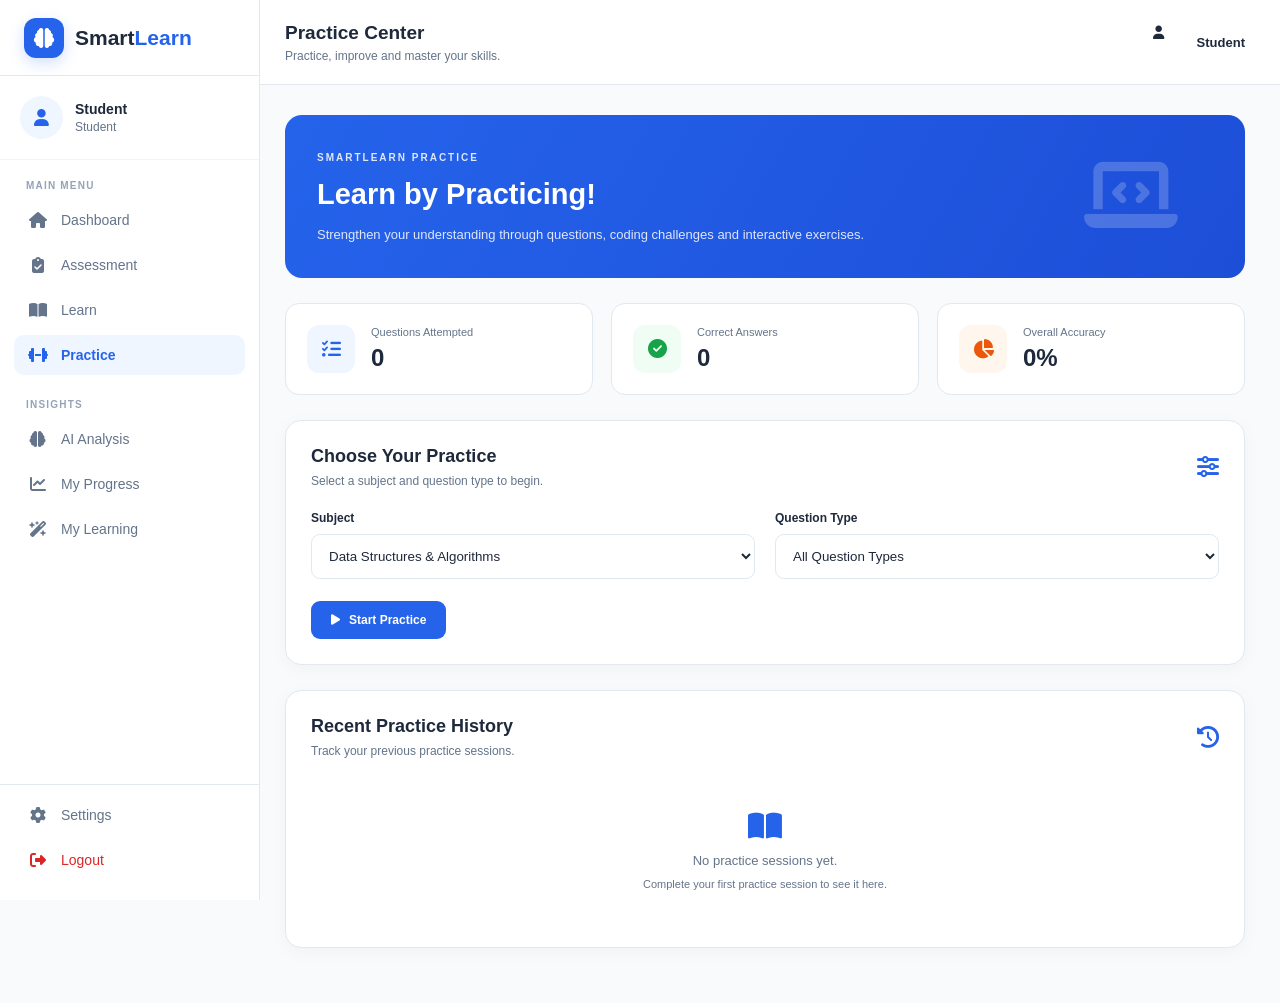
<file: practice.html>
<!DOCTYPE html>
<html lang="en">
<head>
    <meta charset="UTF-8">
    <meta name="viewport" content="width=device-width, initial-scale=1.0">
    <title>SmartLearn | Practice</title>

    <link rel="stylesheet" href="practice.css">

    <link rel="stylesheet"
        href="https://cdnjs.cloudflare.com/ajax/libs/font-awesome/6.5.2/css/all.min.css">

    <link href="https://fonts.googleapis.com/css2?family=Inter:wght@400;500;600;700;800&display=swap"
        rel="stylesheet">
</head>

<body>

<div class="app-container">

    <!-- SIDEBAR -->
    
<aside class="sidebar" id="sidebar">

    <!-- SIDEBAR LOGO -->
    <div class="sidebar-logo">

        <div class="logo-icon">
            <i class="fa-solid fa-brain"></i>
        </div>

        <div class="logo-text">
            Smart<span>Learn</span>
        </div>

    </div>


    <!-- SIDEBAR PROFILE -->
    <div class="sidebar-profile">

        <div class="profile-avatar">
            <i class="fa-solid fa-user"></i>
        </div>

        <div class="profile-info">

            <h4 id="sidebarStudentName">
                Student
            </h4>

            <span>Student</span>

        </div>

    </div>


    <!-- SIDEBAR NAVIGATION -->
    <nav class="sidebar-nav">

        <p class="nav-title">
            MAIN MENU
        </p>

        <a
            href="student-dashboard.html"
            class="nav-item"
        >
            <i class="fa-solid fa-house"></i>
            <span>Dashboard</span>
        </a>


        <a
            href="assessment.html"
            class="nav-item"
        >
            <i class="fa-solid fa-clipboard-check"></i>
            <span>Assessment</span>
        </a>


        <a
            href="Learn.html"
            class="nav-item"
        >
            <i class="fa-solid fa-book-open"></i>
            <span>Learn</span>
        </a>


        <a
            href="practice.html"
            class="nav-item active"
        >
            <i class="fa-solid fa-dumbbell"></i>
            <span>Practice</span>
        </a>


        <!-- INSIGHTS -->
        <p class="nav-title second-title">
            INSIGHTS
        </p>


        <a
            href="ai-analysis.html"
            class="nav-item"
        >
            <i class="fa-solid fa-brain"></i>
            <span>AI Analysis</span>
        </a>


        <a
            href="student-dashboard.html"
            class="nav-item"
        >
            <i class="fa-solid fa-chart-line"></i>
            <span>My Progress</span>
        </a>


        <a
            href="personalized-learning.html"
            class="nav-item"
        >
            <i class="fa-solid fa-wand-magic-sparkles"></i>
            <span>My Learning</span>
        </a>

    </nav>


    <!-- SIDEBAR BOTTOM -->
    <div class="sidebar-bottom">

        <a
            href="#"
            class="nav-item"
            onclick="showToast('Settings will be available soon.'); return false;"
        >
            <i class="fa-solid fa-gear"></i>
            <span>Settings</span>
        </a>


        <a
            href="#"
            class="nav-item logout-item"
            onclick="logoutStudent(); return false;"
        >
            <i class="fa-solid fa-right-from-bracket"></i>
            <span>Logout</span>
        </a>

    </div>

</aside>



    <!-- MAIN CONTENT -->
    <main class="main-content">

        <!-- TOPBAR -->
        <header class="topbar">

            <button class="menu-toggle" onclick="toggleSidebar()">
                <i class="fa-solid fa-bars"></i>
            </button>

            <div>
                <h2>Practice Center</h2>
                <p>Practice, improve and master your skills.</p>
            </div>

            <div class="topbar-profile">
                <div class="small-avatar">
                    <i class="fa-solid fa-user"></i>
                </div>
                <span id="topStudentName">Student</span>
            </div>

        </header>


        <div class="page-content">

            <!-- WELCOME SECTION -->
            <section class="welcome-banner">

                <div>
                    <span class="banner-label">SMARTLEARN PRACTICE</span>

                    <h1>Learn by Practicing!</h1>

                    <p>
                        Strengthen your understanding through questions,
                        coding challenges and interactive exercises.
                    </p>
                </div>

                <div class="banner-icon">
                    <i class="fa-solid fa-laptop-code"></i>
                </div>

            </section>


            <!-- STATS -->
            <section class="stats-grid">

                <div class="stat-card">
                    <div class="stat-icon purple">
                        <i class="fa-solid fa-list-check"></i>
                    </div>
                    <div>
                        <p>Questions Attempted</p>
                        <h2 id="attemptedCount">0</h2>
                    </div>
                </div>

                <div class="stat-card">
                    <div class="stat-icon green">
                        <i class="fa-solid fa-circle-check"></i>
                    </div>
                    <div>
                        <p>Correct Answers</p>
                        <h2 id="correctCount">0</h2>
                    </div>
                </div>

                <div class="stat-card">
                    <div class="stat-icon orange">
                        <i class="fa-solid fa-chart-pie"></i>
                    </div>
                    <div>
                        <p>Overall Accuracy</p>
                        <h2 id="accuracyCount">0%</h2>
                    </div>
                </div>

            </section>


            <!-- PRACTICE SETUP -->
            <section class="practice-setup card">

                <div class="section-heading">
                    <div>
                        <h2>Choose Your Practice</h2>
                        <p>Select a subject and question type to begin.</p>
                    </div>
                    <i class="fa-solid fa-sliders"></i>
                </div>

                <div class="setup-grid">

                    <div class="form-group">
                        <label for="subjectSelect">Subject</label>

                        <select id="subjectSelect">
                            <option value="DSA">Data Structures & Algorithms</option>
                            <option value="DBMS">Database Management Systems</option>
                            <option value="OS">Operating Systems</option>
                            <option value="CN">Computer Networks</option>
                            <option value="OOP">Object Oriented Programming</option>
                            <option value="SE">Software Engineering</option>
                        </select>
                    </div>

                    <div class="form-group">
                        <label for="typeSelect">Question Type</label>

                        <select id="typeSelect">
                            <option value="all">All Question Types</option>
                            <option value="mcq">Multiple Choice</option>
                            <option value="fill">Fill in the Blanks</option>
                            <option value="code">Coding Questions</option>
                        </select>
                    </div>

                </div>

                <button class="primary-btn" id="startPracticeBtn">
                    <i class="fa-solid fa-play"></i>
                    Start Practice
                </button>

            </section>


            <!-- QUIZ AREA -->
            <section class="quiz-section card" id="quizSection" hidden>

                <div class="quiz-top">

                    <div>
                        <span class="question-category" id="questionCategory">
                            DATA STRUCTURES
                        </span>

                        <h2 id="quizTitle">Practice Questions</h2>
                    </div>

                    <button class="exit-btn" id="exitPracticeBtn">
                        <i class="fa-solid fa-xmark"></i>
                        Exit
                    </button>

                </div>


                <div class="quiz-progress-info">

                    <span id="questionNumber">Question 1 of 10</span>

                    <span id="progressPercentage">0%</span>

                </div>

                <div class="progress-track">
                    <div class="progress-fill" id="quizProgress"></div>
                </div>


                <div class="question-card">

                    <div class="question-type-label" id="questionTypeLabel">
                        MULTIPLE CHOICE
                    </div>

                    <h3 id="questionText">
                        Question appears here.
                    </h3>

                    <div id="answerArea"></div>

                    <div class="feedback-box" id="feedbackBox" hidden>
                        <h4 id="feedbackTitle"></h4>
                        <p id="feedbackText"></p>
                    </div>

                </div>


                <div class="quiz-actions">

                    <button class="secondary-btn" id="previousBtn" disabled>
                        <i class="fa-solid fa-arrow-left"></i>
                        Previous
                    </button>

                    <button class="primary-btn" id="submitAnswerBtn">
                        Submit Answer
                    </button>

                    <button class="primary-btn" id="nextBtn" hidden>
                        Next Question
                        <i class="fa-solid fa-arrow-right"></i>
                    </button>

                </div>

            </section>


            <!-- RESULTS -->
            <section class="result-section card" id="resultSection" hidden>

                <div class="result-icon">
                    <i class="fa-solid fa-trophy"></i>
                </div>

                <h2>Practice Completed!</h2>

                <p id="resultMessage">
                    Great effort! Keep learning.
                </p>

                <div class="result-score">
                    <span>Your Score</span>
                    <h1 id="finalScore">0/0</h1>
                </div>

                <div class="result-stats">

                    <div>
                        <span>Correct</span>
                        <strong id="finalCorrect">0</strong>
                    </div>

                    <div>
                        <span>Incorrect</span>
                        <strong id="finalIncorrect">0</strong>
                    </div>

                    <div>
                        <span>Accuracy</span>
                        <strong id="finalAccuracy">0%</strong>
                    </div>

                </div>

                <div class="weak-topics">
                    <h3>
                        <i class="fa-solid fa-lightbulb"></i>
                        Topics to Improve
                    </h3>

                    <p id="weakTopics">
                        Keep practicing to identify improvement areas.
                    </p>
                </div>

                <div class="result-actions">

                    <button class="primary-btn" id="retryBtn">
                        <i class="fa-solid fa-rotate-right"></i>
                        Practice Again
                    </button>

                    <a href="personalized-learning.html" class="secondary-link">
                        My Learning
                    </a>

                </div>

            </section>


            <!-- PRACTICE HISTORY -->
            <section class="history-section card">

                <div class="section-heading">
                    <div>
                        <h2>Recent Practice History</h2>
                        <p>Track your previous practice sessions.</p>
                    </div>

                    <i class="fa-solid fa-clock-rotate-left"></i>
                </div>

                <div id="historyList" class="history-list">

                    <div class="empty-history">
                        <i class="fa-solid fa-book-open"></i>
                        <p>No practice sessions yet.</p>
                        <span>Complete your first practice session to see it here.</span>
                    </div>

                </div>

            </section>

        </div>

    </main>

</div>


<div class="toast" id="practiceToast"></div>

<script src="practice.js" defer></script>

</body>
</html>
</file>
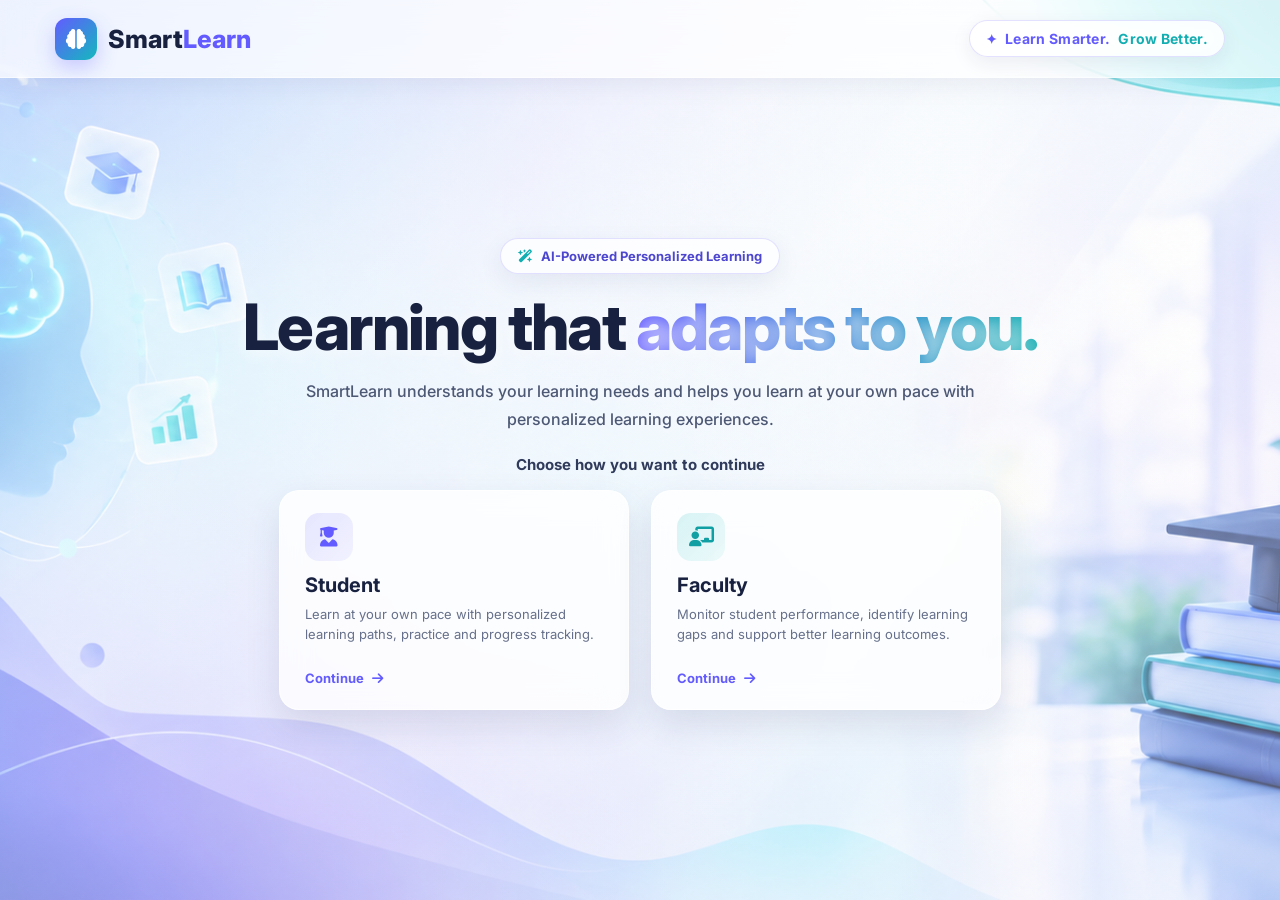
<file: student-dashboard.html>
<!DOCTYPE html>
<html lang="en">

<head>
    <meta charset="UTF-8">
    <meta name="viewport" content="width=device-width, initial-scale=1.0">

    <title>SmartLearn | Student Dashboard</title>

    <link rel="stylesheet" href="student-dashboard.css">

    <link
        rel="stylesheet"
        href="https://cdnjs.cloudflare.com/ajax/libs/font-awesome/6.5.2/css/all.min.css"
    >
</head>

<body>

    <div class="dashboard-container">

        <!-- ================= SIDEBAR ================= -->

        <aside class="sidebar" id="sidebar">

            <div class="sidebar-logo">

                <div class="logo-icon">
                    <i class="fa-solid fa-brain"></i>
                </div>

                <div class="logo-text">
                    Smart<span>Learn</span>
                </div>

            </div>


            <div class="sidebar-profile">

                <div class="profile-avatar">
                    <i class="fa-solid fa-user"></i>
                </div>

                <div class="profile-info">

                    <h4 id="sidebarStudentName">
                        Student
                    </h4>

                    <span>Student</span>

                </div>

            </div>


            <nav class="sidebar-nav">

                <p class="nav-title">
                    MAIN MENU
                </p>

                <a
                    href="#"
                    class="nav-item active"
                    onclick="showSection('dashboard', this); return false;"
                >
                    <i class="fa-solid fa-house"></i>
                    <span>Dashboard</span>
                </a>


                <a
                    href="#"
                    class="nav-item"
                    onclick="showSection('assessment', this); return false;"
                >
                    <i class="fa-solid fa-clipboard-check"></i>
                    <span>Assessment</span>
                </a>


               <a
                   href="Learn.html"
                   class="nav-item"
                   >
                   <i class="fa-solid fa-book-open"></i>
                   <span>Learn</span>
                </a>

                <a
                    href="practice.html"
                    class="nav-item"
                    
                >
                    <i class="fa-solid fa-dumbbell"></i>
                    <span>Practice</span>
                </a>


                <p class="nav-title second-title">
                    INSIGHTS
                </p>


                <a
                    href="#"
                    class="nav-item"
                    onclick="showSection('analysis', this); return false;"
                >
                    <i class="fa-solid fa-brain"></i>
                    <span>AI Analysis</span>
                </a>


                <a
                    href="progress.html"
                    class="nav-item"
                    
                >
                    <i class="fa-solid fa-chart-line"></i>
                    <span>My Progress</span>
                </a>


               <a
                   href="personalized-learning.html"
                   class="nav-item"
                >
                   <i class="fa-solid fa-wand-magic-sparkles"></i>
                   <span>My Learning</span>
                </a>

            </nav>


            <div class="sidebar-bottom">

                <a
                    href="#"
                    class="nav-item"
                    onclick="showToast('Settings will be available soon.'); return false;"
                >
                    <i class="fa-solid fa-gear"></i>
                    <span>Settings</span>
                </a>


                <a
                    href="#"
                    class="nav-item logout-item"
                    onclick="logoutStudent(); return false;"
                >
                    <i class="fa-solid fa-right-from-bracket"></i>
                    <span>Logout</span>
                </a>

            </div>

        </aside>


        <!-- ================= MAIN CONTENT ================= -->

        <main class="main-content">


            <!-- TOP BAR -->

            <header class="topbar">

                <div class="topbar-left">

                    <button
                        class="menu-button"
                        onclick="toggleSidebar()"
                    >
                        <i class="fa-solid fa-bars"></i>
                    </button>


                    <div class="page-heading">

                        <span>STUDENT PORTAL</span>

                        <h2 id="currentPageTitle">
                            Dashboard
                        </h2>

                    </div>

                </div>


                <div class="topbar-right">

                    <button
                        class="icon-button notification-button"
                        onclick="showToast('You have 2 new notifications.')"
                    >
                        <i class="fa-regular fa-bell"></i>

                        <span class="notification-dot"></span>
                    </button>


                    <div class="top-profile">

                        <div class="top-avatar">
                            <i class="fa-solid fa-user"></i>
                        </div>

                        <div>

                            <strong id="topStudentName">
                                Student
                            </strong>

                            <span>Learner</span>

                        </div>

                    </div>

                </div>

            </header>


            <!-- CONTENT -->

            <div class="content-area">


                <!-- ================= DASHBOARD ================= -->

                <section
                    id="dashboardSection"
                    class="page-section active-section"
                >

                    <div class="welcome-banner">

                        <div class="welcome-content">

                            <span class="welcome-small">
                                Welcome back 👋
                            </span>

                            <h1>
                                Keep learning,
                                <span id="welcomeName">
                                    Student
                                </span>!
                            </h1>

                            <p>
                                Continue your personalized learning
                                journey and improve one step at a time.
                            </p>

                            <button
                                class="primary-btn"
                                onclick="showSectionById('learn')"
                            >
                                Continue Learning
                                <i class="fa-solid fa-arrow-right"></i>
                            </button>

                        </div>


                        <div class="welcome-illustration">

                            <div class="illustration-circle">
                                <i class="fa-solid fa-graduation-cap"></i>
                            </div>

                            <div class="floating-icon icon-one">
                                <i class="fa-solid fa-book"></i>
                            </div>

                            <div class="floating-icon icon-two">
                                <i class="fa-solid fa-star"></i>
                            </div>

                            <div class="floating-icon icon-three">
                                <i class="fa-solid fa-brain"></i>
                            </div>

                        </div>

                    </div>


                    <div class="section-heading">

                        <span>YOUR OVERVIEW</span>

                        <h3>
                            Learning at a glance
                        </h3>

                    </div>


                    <div class="stats-grid">


                        <div class="stat-card">

                            <div class="stat-icon progress-icon">
                                <i class="fa-solid fa-chart-line"></i>
                            </div>

                            <div class="stat-details">

                                <span>Overall Progress</span>

                                <h2>72%</h2>

                                <small>
                                    <i class="fa-solid fa-arrow-up"></i>
                                    8% this week
                                </small>

                            </div>

                        </div>


                        <div class="stat-card">

                            <div class="stat-icon course-icon">
                                <i class="fa-solid fa-book-open"></i>
                            </div>

                            <div class="stat-details">

                                <span>Courses</span>

                                <h2>6</h2>

                                <small>
                                    3 in progress
                                </small>

                            </div>

                        </div>


                        <div class="stat-card">

                            <div class="stat-icon practice-icon">
                                <i class="fa-solid fa-dumbbell"></i>
                            </div>

                            <div class="stat-details">

                                <span>Practice</span>

                                <h2>24</h2>

                                <small>
                                    Questions solved
                                </small>

                            </div>

                        </div>


                        <div class="stat-card">

                            <div class="stat-icon streak-icon">
                                <i class="fa-solid fa-fire"></i>
                            </div>

                            <div class="stat-details">

                                <span>Learning Streak</span>

                                <h2>7 Days</h2>

                                <small>
                                    Keep it going!
                                </small>

                            </div>

                        </div>

                    </div>


                    <!-- DASHBOARD LOWER AREA -->

                    <div class="dashboard-grid">


                        <!-- PROGRESS -->

                        <div class="dashboard-card">

                            <div class="card-header">

                                <div>

                                    <span>LEARNING PROGRESS</span>

                                    <h3>
                                        Your progress
                                    </h3>

                                </div>

                                <button
                                    class="text-button"
                                    onclick="showSectionById('progress')"
                                >
                                    View Details
                                    <i class="fa-solid fa-arrow-right"></i>
                                </button>

                            </div>


                            <div class="progress-main">

                                <div class="progress-circle">

                                    <div class="progress-circle-inner">

                                        <strong>72%</strong>

                                        <span>Complete</span>

                                    </div>

                                </div>


                                <div class="progress-info">


                                    <div class="progress-row">

                                        <div>

                                            <span>
                                                Web Development
                                            </span>

                                            <strong>85%</strong>

                                        </div>

                                        <div class="mini-progress">
                                            <span style="width:85%"></span>
                                        </div>

                                    </div>


                                    <div class="progress-row">

                                        <div>

                                            <span>
                                                Python
                                            </span>

                                            <strong>78%</strong>

                                        </div>

                                        <div class="mini-progress">
                                            <span style="width:78%"></span>
                                        </div>

                                    </div>


                                    <div class="progress-row">

                                        <div>

                                            <span>
                                                Data Structures
                                            </span>

                                            <strong>61%</strong>

                                        </div>

                                        <div class="mini-progress">
                                            <span style="width:61%"></span>
                                        </div>

                                    </div>

                                </div>

                            </div>

                        </div>


                        <!-- AI RECOMMENDATION -->

                        <div class="dashboard-card recommendation-card">

                            <div class="ai-header">

                                <div class="ai-icon">
                                    <i class="fa-solid fa-wand-magic-sparkles"></i>
                                </div>

                                <div>

                                    <span>AI RECOMMENDATION</span>

                                    <h3>
                                        Your next focus
                                    </h3>

                                </div>

                            </div>


                            <div class="recommendation-body">

                                <div class="recommendation-topic">

                                    <div class="topic-icon">
                                        <i class="fa-solid fa-code"></i>
                                    </div>

                                    <div>

                                        <h4>
                                            Data Structures
                                        </h4>

                                        <p>
                                            Arrays &amp; Linked Lists
                                        </p>

                                    </div>

                                </div>


                                <p class="recommendation-text">

                                    Based on your recent assessment,
                                    practicing these topics can help
                                    strengthen your problem-solving skills.

                                </p>


                                <button
                                    class="primary-btn full-btn"
                                    onclick="showSectionById('practice')"
                                >
                                    Start Practice
                                    <i class="fa-solid fa-arrow-right"></i>
                                </button>

                            </div>

                        </div>

                    </div>


                    <!-- QUICK ACTIONS -->

                    <div class="section-heading quick-heading">

                        <span>QUICK ACTIONS</span>

                        <h3>
                            What would you like to do?
                        </h3>

                    </div>


                    <div class="quick-grid">


                        <button
                            class="quick-card"
                            onclick="openAssessment()"
                        >

                            <div class="quick-icon">
                                <i class="fa-solid fa-clipboard-check"></i>
                            </div>

                            <div>

                                <h4>
                                    Take Assessment
                                </h4>

                                <p>
                                    Check your current knowledge
                                </p>

                            </div>

                            <i class="fa-solid fa-arrow-right quick-arrow"></i>

                        </button>


                        <button
                            class="quick-card"
                            onclick="showSectionById('learn')"
                        >

                            <div class="quick-icon">
                                <i class="fa-solid fa-book-open"></i>
                            </div>

                            <div>

                                <h4>
                                    Continue Learning
                                </h4>

                                <p>
                                    Resume your learning path
                                </p>

                            </div>

                            <i class="fa-solid fa-arrow-right quick-arrow"></i>

                        </button>


                        <button
                            class="quick-card"
                            onclick="showSectionById('practice')"
                        >

                            <div class="quick-icon">
                                <i class="fa-solid fa-code"></i>
                            </div>

                            <div>

                                <h4>
                                    Practice Questions
                                </h4>

                                <p>
                                    Improve through practice
                                </p>

                            </div>

                            <i class="fa-solid fa-arrow-right quick-arrow"></i>

                        </button>

                    </div>

                </section>


                <!-- ================= ASSESSMENT ================= -->

                <section
                    id="assessmentSection"
                    class="page-section"
                >

                    <div class="inner-page-header">

                        <div class="inner-page-icon">
                            <i class="fa-solid fa-clipboard-check"></i>
                        </div>

                        <div>

                            <span>ASSESSMENT</span>

                            <h1>
                                Test your knowledge
                            </h1>

                            <p>
                                Take an assessment to help SmartLearn
                                understand your learning level.
                            </p>

                        </div>

                    </div>


                    <div class="feature-grid">


                        <div class="feature-card">

                            <i class="fa-solid fa-layer-group"></i>

                            <h3>
                                Basic Assessment
                            </h3>

                            <p>
                                Test your fundamentals across
                                different subjects.
                            </p>

                            <div class="feature-meta">

                                <span>20 Questions</span>

                                <span>15 Minutes</span>

                            </div>

                            <button
                                class="primary-btn"
                                onclick="showToast('Assessment module will be connected next.')"
                            >
                                Start Assessment
                            </button>

                        </div>


                        <div class="feature-card">

                            <i class="fa-solid fa-brain"></i>

                            <h3>
                                Skill Assessment
                            </h3>

                            <p>
                                Identify your strengths and areas
                                that need improvement.
                            </p>

                            <div class="feature-meta">

                                <span>25 Questions</span>

                                <span>20 Minutes</span>

                            </div>

                            <button
                                class="primary-btn"
                                onclick="showToast('Skill assessment will be connected next.')"
                            >
                                Start Assessment
                            </button>

                        </div>

                    </div>

                </section>


                <!-- ================= LEARN ================= -->

                <section
                    id="learnSection"
                    class="page-section"
                >

                    <div class="inner-page-header">

                        <div class="inner-page-icon">
                            <i class="fa-solid fa-book-open"></i>
                        </div>

                        <div>

                            <span>LEARNING</span>

                            <h1>
                                Your learning path
                            </h1>

                            <p>
                                Learn topics selected according to
                                your progress and interests.
                            </p>

                        </div>

                    </div>


                    <div class="learning-list">


                        <div class="learning-item">

                            <div class="learning-number">
                                01
                            </div>

                            <div class="learning-info">

                                <h3>
                                    Web Development
                                </h3>

                                <p>
                                    HTML, CSS, JavaScript &amp;
                                    responsive design
                                </p>

                                <div class="mini-progress">
                                    <span style="width:85%"></span>
                                </div>

                            </div>

                            <strong>85%</strong>

                            <button
                                class="outline-btn"
                                onclick="showToast('Web Development lesson opened.')"
                            >
                                Continue
                            </button>

                        </div>


                        <div class="learning-item">

                            <div class="learning-number">
                                02
                            </div>

                            <div class="learning-info">

                                <h3>
                                    Python Programming
                                </h3>

                                <p>
                                    Python fundamentals and
                                    problem solving
                                </p>

                                <div class="mini-progress">
                                    <span style="width:78%"></span>
                                </div>

                            </div>

                            <strong>78%</strong>

                            <button
                                class="outline-btn"
                                onclick="showToast('Python lesson opened.')"
                            >
                                Continue
                            </button>

                        </div>


                        <div class="learning-item">

                            <div class="learning-number">
                                03
                            </div>

                            <div class="learning-info">

                                <h3>
                                    Data Structures
                                </h3>

                                <p>
                                    Arrays, linked lists, stacks
                                    and queues
                                </p>

                                <div class="mini-progress">
                                    <span style="width:61%"></span>
                                </div>

                            </div>

                            <strong>61%</strong>

                            <button
                                class="outline-btn"
                                onclick="showToast('Data Structures lesson opened.')"
                            >
                                Continue
                            </button>

                        </div>

                    </div>

                </section>


                <!-- ================= PRACTICE ================= -->

                <section
                    id="practiceSection"
                    class="page-section"
                >

                    <div class="inner-page-header">

                        <div class="inner-page-icon">
                            <i class="fa-solid fa-dumbbell"></i>
                        </div>

                        <div>

                            <span>PRACTICE</span>

                            <h1>
                                Improve through practice
                            </h1>

                            <p>
                                Practice recommended topics and
                                strengthen your weak areas.
                            </p>

                        </div>

                    </div>


                    <div class="practice-grid">


                        <div class="practice-card">

                            <div class="practice-top">

                                <i class="fa-solid fa-code"></i>

                                <span class="difficulty easy">
                                    EASY
                                </span>

                            </div>

                            <h3>Arrays</h3>

                            <p>
                                Build your fundamentals with
                                array-based problems.
                            </p>

                            <button
                                class="primary-btn"
                                onclick="startPractice('Arrays')"
                            >
                                Practice Now
                            </button>

                        </div>


                        <div class="practice-card recommended-practice">

                            <div class="recommended-label">
                                <i class="fa-solid fa-wand-magic-sparkles"></i>
                                AI Recommended
                            </div>

                            <div class="practice-top">

                                <i class="fa-solid fa-link"></i>

                                <span class="difficulty medium">
                                    MEDIUM
                                </span>

                            </div>

                            <h3>
                                Linked Lists
                            </h3>

                            <p>
                                Recommended based on your
                                recent learning performance.
                            </p>

                            <button
                                class="primary-btn"
                                onclick="startPractice('Linked Lists')"
                            >
                                Practice Now
                            </button>

                        </div>


                        <div class="practice-card">

                            <div class="practice-top">

                                <i class="fa-solid fa-layer-group"></i>

                                <span class="difficulty medium">
                                    MEDIUM
                                </span>

                            </div>

                            <h3>
                                Stacks &amp; Queues
                            </h3>

                            <p>
                                Strengthen your understanding
                                through problem solving.
                            </p>

                            <button
                                class="primary-btn"
                                onclick="startPractice('Stacks & Queues')"
                            >
                                Practice Now
                            </button>

                        </div>

                    </div>

                </section>


                <!-- ================= AI ANALYSIS ================= -->

                <section
                    id="analysisSection"
                    class="page-section"
                >

                    <div class="inner-page-header">

                        <div class="inner-page-icon">
                            <i class="fa-solid fa-brain"></i>
                        </div>

                        <div>

                            <span>AI ANALYSIS</span>

                            <h1>
                                Understand your learning
                            </h1>

                            <p>
                                SmartLearn analyzes your performance
                                to identify strengths and learning gaps.
                            </p>

                        </div>

                    </div>


                    <div class="analysis-grid">


                        <div class="analysis-card">

                            <div class="analysis-card-header">

                                <i class="fa-solid fa-circle-check"></i>

                                <h3>
                                    Strong Areas
                                </h3>

                            </div>


                            <div class="analysis-topic">

                                <span>
                                    Web Development
                                </span>

                                <strong>85%</strong>

                            </div>


                            <div class="analysis-topic">

                                <span>
                                    Python
                                </span>

                                <strong>78%</strong>

                            </div>

                        </div>


                        <div class="analysis-card">

                            <div class="analysis-card-header">

                                <i class="fa-solid fa-circle-exclamation"></i>

                                <h3>
                                    Areas to Improve
                                </h3>

                            </div>


                            <div class="analysis-topic">

                                <span>
                                    Data Structures
                                </span>

                                <strong>61%</strong>

                            </div>


                            <div class="analysis-topic">

                                <span>
                                    Algorithms
                                </span>

                                <strong>58%</strong>

                            </div>

                        </div>

                    </div>


                    <div class="ai-insight">

                        <div class="ai-insight-icon">

                            <i class="fa-solid fa-wand-magic-sparkles"></i>

                        </div>

                        <div>

                            <span>
                                PERSONALIZED INSIGHT
                            </span>

                            <h3>
                                Focus on problem solving
                            </h3>

                            <p>
                                Your current performance suggests that
                                additional practice with Data Structures
                                and Algorithms may help strengthen your
                                problem-solving skills.
                            </p>

                        </div>

                    </div>

                </section>


                <!-- ================= PROGRESS ================= -->

                <section
                    id="progressSection"
                    class="page-section"
                >

                    <div class="inner-page-header">

                        <div class="inner-page-icon">
                            <i class="fa-solid fa-chart-line"></i>
                        </div>

                        <div>

                            <span>PROGRESS</span>

                            <h1>
                                Track your growth
                            </h1>

                            <p>
                                Monitor your learning journey and
                                see how your skills improve over time.
                            </p>

                        </div>

                    </div>


                    <div class="progress-overview">


                        <div class="big-progress">

                            <span>
                                OVERALL COMPLETION
                            </span>

                            <strong>72%</strong>

                            <div class="large-progress">

                                <span style="width:72%"></span>

                            </div>

                            <p>
                                You are making steady progress.
                            </p>

                        </div>


                        <div class="progress-stat-box">

                            <i class="fa-solid fa-circle-check"></i>

                            <strong>24</strong>

                            <span>
                                Questions Solved
                            </span>

                        </div>


                        <div class="progress-stat-box">

                            <i class="fa-solid fa-fire"></i>

                            <strong>7</strong>

                            <span>
                                Day Streak
                            </span>

                        </div>

                    </div>

                </section>


                <!-- ================= MY LEARNING ================= -->

                <section
                    id="recommendationsSection"
                    class="page-section"
                >

                    <div class="inner-page-header">

                        <div class="inner-page-icon">
                            <i class="fa-solid fa-wand-magic-sparkles"></i>
                        </div>

                        <div>

                            <span>
                                PERSONALIZED LEARNING
                            </span>

                            <h1>
                                Recommended for you
                            </h1>

                            <p>
                                Learning resources selected based on
                                your performance and learning needs.
                            </p>

                        </div>

                    </div>


                    <div class="recommendation-list">


                        <div class="learning-recommendation">

                            <div class="recommendation-resource-icon">
                                <i class="fa-solid fa-link"></i>
                            </div>

                            <div>

                                <span>DATA STRUCTURES</span>

                                <h3>
                                    Linked List Fundamentals
                                </h3>

                                <p>
                                    Learn nodes, traversal, insertion
                                    and deletion.
                                </p>

                            </div>

                            <button
                                class="outline-btn"
                                onclick="showToast('Learning resource opened.')"
                            >
                                Start
                            </button>

                        </div>


                        <div class="learning-recommendation">

                            <div class="recommendation-resource-icon">
                                <i class="fa-solid fa-code"></i>
                            </div>

                            <div>

                                <span>PRACTICE</span>

                                <h3>
                                    Array Problem Solving
                                </h3>

                                <p>
                                    Solve beginner-friendly array
                                    problems to strengthen fundamentals.
                                </p>

                            </div>

                            <button
                                class="outline-btn"
                                onclick="showToast('Practice resource opened.')"
                            >
                                Start
                            </button>

                        </div>


                        <div class="learning-recommendation">

                            <div class="recommendation-resource-icon">
                                <i class="fa-solid fa-brain"></i>
                            </div>

                            <div>

                                <span>ALGORITHMS</span>

                                <h3>
                                    Searching &amp; Sorting
                                </h3>

                                <p>
                                    Review important searching and
                                    sorting concepts.
                                </p>

                            </div>

                            <button
                                class="outline-btn"
                                onclick="showToast('Learning resource opened.')"
                            >
                                Start
                            </button>

                        </div>

                    </div>

                </section>

            </div>

        </main>

    </div>


    <!-- TOAST -->

    <div
        id="dashboardToast"
        class="dashboard-toast"
    ></div>


    <script src="student-dashboard.js"></script>

</body>

</html>
</file>
<file: style.css>
/* =========================================================
   SMARTLEARN - COMPLETE STYLESHEET
   ========================================================= */

/* ---------- Google Font ---------- */

@import url('https://fonts.googleapis.com/css2?family=Inter:wght@400;500;600;700;800&display=swap');


/* ---------- Reset ---------- */

* {
    margin: 0;
    padding: 0;
    box-sizing: border-box;
}

html,
body {
    width: 100%;
    height: 100%;
    overflow: hidden;
    font-family: "Inter", sans-serif;
}

.nav-tagline {
    display: flex;
    align-items: center;
    gap: 8px;
    font-size: 14px;
    font-weight: 700;
    letter-spacing: 0.4px;
    padding: 9px 16px;
    border: 1px solid rgba(99, 91, 255, 0.18);
    border-radius: 30px;
    background: rgba(255, 255, 255, 0.7);
    box-shadow: 0 6px 20px rgba(30, 40, 90, 0.08);
    backdrop-filter: blur(10px);
}

.nav-tagline span:first-child {
    color: #635bff;
}

.nav-tagline span:last-child {
    color: #13aeb2;
}

.nav-tagline::before {
    content: "✦";
    color: #635bff;
    font-size: 13px;
}
/* =========================================================
   LANDING PAGE
   ========================================================= */

.landing-page {
    width: 100%;
    height: 100vh;

    position: fixed;
    inset: 0;

    overflow: hidden;

    /* BACKGROUND IMAGE */
    background-image:
        linear-gradient(
            rgba(248, 250, 255, 0.18),
            rgba(248, 250, 255, 0.18)
        ),
        url("smart_learn.png");

    background-size: cover;
    background-position: center;
    background-repeat: no-repeat;

    color: #18213f;
}


/* ---------- Soft overlay ---------- */

.landing-page::before {
    content: "";
    position: absolute;
    inset: 0;

    background:
        linear-gradient(
            90deg,
            rgba(255, 255, 255, 0.20) 0%,
            rgba(255, 255, 255, 0.08) 50%,
            rgba(255, 255, 255, 0.16) 100%
        );

    pointer-events: none;
}


/* ---------- Navigation ---------- */

.navbar {
    position: relative;
    z-index: 10;

    width: 100%;
    height: 78px;

    display: flex;
    align-items: center;
    justify-content: space-between;

    padding: 0 55px;

    background: rgba(255, 255, 255, 0.70);
    border-bottom: 1px solid rgba(255, 255, 255, 0.55);

    backdrop-filter: blur(14px);
    -webkit-backdrop-filter: blur(14px);

    box-shadow: 0 5px 25px rgba(35, 45, 90, 0.08);
}


/* ---------- Logo ---------- */

.logo {
    display: flex;
    align-items: center;
    gap: 11px;

    font-size: 25px;
    font-weight: 800;

    color: #18213f;
}

.logo > span > span {
    color: #635bff;
}


/* ---------- Logo Icon ---------- */

.logo-icon {
    width: 42px;
    height: 42px;

    display: flex;
    align-items: center;
    justify-content: center;

    border-radius: 12px;

    color: white;

    background: linear-gradient(
        135deg,
        #635bff,
        #13b9bd
    );

    box-shadow:
        0 8px 20px rgba(99, 91, 255, 0.28);
}

.logo-icon i {
    font-size: 20px;
}


/* ---------- Top Right Tagline ---------- */

.nav-tagline {
    display: flex;
    align-items: center;
    gap: 8px;

    padding: 9px 16px;

    font-size: 14px;
    font-weight: 700;

    letter-spacing: 0.3px;

    border: 1px solid rgba(99, 91, 255, 0.18);
    border-radius: 30px;

    background: rgba(255, 255, 255, 0.72);

    box-shadow:
        0 6px 20px rgba(30, 40, 90, 0.08);

    backdrop-filter: blur(10px);
    -webkit-backdrop-filter: blur(10px);
}

.nav-tagline span:first-child {
    color: #635bff;
}

.nav-tagline span:last-child {
    color: #13aeb2;
}

.nav-tagline::before {
    content: "✦";

    color: #635bff;
    font-size: 13px;
}


/* =========================================================
   HERO SECTION
   ========================================================= */

.hero {
    position: relative;
    z-index: 2;

    height: calc(100vh - 78px);

    display: flex;
    align-items: center;
    justify-content: center;

    padding: 25px 50px 45px;
}


.hero-content {
    width: 100%;
    max-width: 1050px;

    text-align: center;

    margin-top: -10px;
}


/* ---------- Badge ---------- */

.hero-badge {
    display: inline-flex;
    align-items: center;
    gap: 8px;

    padding: 9px 17px;

    margin-bottom: 18px;

    font-size: 13px;
    font-weight: 700;

    color: #4d46cf;

    background: rgba(255, 255, 255, 0.78);

    border: 1px solid rgba(99, 91, 255, 0.18);
    border-radius: 30px;

    box-shadow:
        0 8px 25px rgba(40, 50, 100, 0.08);

    backdrop-filter: blur(10px);
    -webkit-backdrop-filter: blur(10px);
}

.hero-badge i {
    color: #13aeb2;
}


/* ---------- Main Heading ---------- */

.hero h1 {
    font-size: clamp(38px, 5vw, 64px);

    line-height: 1.08;

    font-weight: 800;

    color: #18213f;

    margin-bottom: 17px;

    letter-spacing: -1.8px;

    text-shadow:
        0 3px 15px rgba(255, 255, 255, 0.65);
}

.hero h1 span {
    background: linear-gradient(
        90deg,
        #635bff,
        #13aeb2
    );

    -webkit-background-clip: text;
    background-clip: text;

    -webkit-text-fill-color: transparent;
}


/* ---------- Description ---------- */

.hero > .hero-content > p {
    max-width: 690px;

    margin: 0 auto 22px;

    font-size: 16px;

    line-height: 1.7;

    color: #4d5875;

    font-weight: 500;

    text-shadow:
        0 2px 10px rgba(255, 255, 255, 0.7);
}


/* ---------- Choose Text ---------- */

.hero h3 {
    margin-bottom: 16px;

    font-size: 15px;

    font-weight: 700;

    color: #303a5b;
}


/* =========================================================
   ROLE CARDS
   ========================================================= */

.role-container {
    display: flex;
    justify-content: center;
    gap: 22px;

    width: 100%;
}


.role-card {
    width: 350px;

    padding: 22px 25px;

    text-align: left;

    background: rgba(255, 255, 255, 0.80);

    border: 1px solid rgba(255, 255, 255, 0.75);

    border-radius: 20px;

    box-shadow:
        0 15px 35px rgba(40, 50, 100, 0.12);

    backdrop-filter: blur(15px);
    -webkit-backdrop-filter: blur(15px);

    cursor: pointer;

    transition:
        transform 0.25s ease,
        box-shadow 0.25s ease,
        border-color 0.25s ease;
}


.role-card:hover {
    transform: translateY(-6px);

    box-shadow:
        0 22px 45px rgba(40, 50, 100, 0.18);

    border-color: rgba(99, 91, 255, 0.30);
}


/* ---------- Role Icon ---------- */

.role-icon {
    width: 48px;
    height: 48px;

    display: flex;
    align-items: center;
    justify-content: center;

    border-radius: 14px;

    margin-bottom: 12px;

    font-size: 20px;
}


.student-icon {
    color: #635bff;

    background:
        linear-gradient(
            135deg,
            rgba(99, 91, 255, 0.14),
            rgba(99, 91, 255, 0.07)
        );
}


.faculty-icon {
    color: #109fa2;

    background:
        linear-gradient(
            135deg,
            rgba(19, 185, 189, 0.16),
            rgba(19, 185, 189, 0.07)
        );
}


/* ---------- Role Heading ---------- */

.role-card h2 {
    font-size: 20px;

    margin-bottom: 7px;

    color: #18213f;
}


/* ---------- Role Description ---------- */

.role-card p {
    min-height: 48px;

    font-size: 13px;

    line-height: 1.55;

    color: #66708b;

    margin-bottom: 15px;
}


/* ---------- Role Button ---------- */

.role-card button {
    border: none;

    background: transparent;

    color: #635bff;

    font-family: inherit;

    font-size: 13px;
    font-weight: 700;

    cursor: pointer;

    padding: 0;
}

.role-card button i {
    margin-left: 5px;

    transition: transform 0.2s ease;
}

.role-card:hover button i {
    transform: translateX(5px);
}


/* =========================================================
   AUTHENTICATION PAGE
   ========================================================= */

.auth-page {
    position: fixed;
    inset: 0;

    width: 100%;
    height: 100vh;

    overflow: hidden;

    background:
        linear-gradient(
            135deg,
            #f8f9ff,
            #eefcff
        );

    z-index: 20;
}


.auth-container {
    width: 100%;
    height: 100%;

    display: flex;
}


/* ---------- Auth Left ---------- */

.auth-left {
    width: 48%;

    position: relative;

    display: flex;
    flex-direction: column;

    padding: 45px 55px;

    color: white;

    background:
        linear-gradient(
            145deg,
            #18213f,
            #332c75 55%,
            #0d8f94
        );

    overflow: hidden;
}


/* Decorative circles */

.auth-left::before {
    content: "";

    position: absolute;

    width: 350px;
    height: 350px;

    border-radius: 50%;

    top: -140px;
    right: -130px;

    background: rgba(255, 255, 255, 0.08);
}


.auth-left::after {
    content: "";

    position: absolute;

    width: 280px;
    height: 280px;

    border-radius: 50%;

    bottom: -130px;
    left: -120px;

    background: rgba(19, 185, 189, 0.13);
}


/* ---------- Auth Brand ---------- */

.auth-brand {
    position: relative;
    z-index: 2;

    display: flex;
    align-items: center;

    gap: 11px;

    font-size: 25px;

    font-weight: 800;
}


.auth-brand .logo-icon {
    background: rgba(255, 255, 255, 0.15);

    box-shadow: none;

    border: 1px solid rgba(255, 255, 255, 0.18);
}


.auth-brand > span > span {
    color: #70e0df;
}


/* ---------- Auth Message ---------- */

.auth-message {
    position: relative;
    z-index: 2;

    margin-top: auto;
    margin-bottom: auto;

    max-width: 480px;
}


.auth-role-icon {
    width: 65px;
    height: 65px;

    display: flex;
    align-items: center;
    justify-content: center;

    margin-bottom: 22px;

    border-radius: 18px;

    font-size: 27px;

    background: rgba(255, 255, 255, 0.12);

    border: 1px solid rgba(255, 255, 255, 0.15);

    box-shadow:
        0 12px 30px rgba(0, 0, 0, 0.12);
}


.auth-message h1 {
    font-size: 40px;

    line-height: 1.15;

    margin-bottom: 14px;

    letter-spacing: -1px;
}


.auth-message p {
    max-width: 430px;

    font-size: 15px;

    line-height: 1.7;

    color: rgba(255, 255, 255, 0.76);
}


/* ---------- Auth Features ---------- */

.auth-features {
    position: relative;
    z-index: 2;

    display: flex;
    flex-direction: column;

    gap: 12px;
}


.auth-features div {
    display: flex;
    align-items: center;

    gap: 11px;

    font-size: 13px;

    color: rgba(255, 255, 255, 0.80);
}


.auth-features i {
    width: 25px;

    color: #70e0df;
}


/* =========================================================
   AUTH RIGHT
   ========================================================= */

.auth-right {
    width: 52%;

    position: relative;

    display: flex;
    align-items: center;
    justify-content: center;

    padding: 35px 55px;

    overflow-y: auto;
}


/* ---------- Back Button ---------- */

.back-button {
    position: absolute;

    top: 28px;
    left: 35px;

    display: flex;
    align-items: center;

    gap: 7px;

    border: none;

    background: transparent;

    color: #59637e;

    font-family: inherit;

    font-size: 13px;
    font-weight: 600;

    cursor: pointer;

    transition: color 0.2s ease;
}


.back-button:hover {
    color: #635bff;
}


/* ---------- Auth Form ---------- */

.auth-form {
    width: 100%;
    max-width: 450px;

    padding: 10px 0;
}


.auth-form h2 {
    font-size: 30px;

    color: #18213f;

    margin-bottom: 8px;

    letter-spacing: -0.5px;
}


.form-subtitle {
    font-size: 13px;

    color: #75809a;

    margin-bottom: 25px;

    line-height: 1.5;
}


/* ---------- Labels ---------- */

.auth-form form > label {
    display: block;

    margin-bottom: 7px;

    margin-top: 15px;

    font-size: 13px;

    font-weight: 600;

    color: #303a58;
}


/* ---------- Input ---------- */

.input-box {
    width: 100%;

    height: 48px;

    display: flex;
    align-items: center;

    gap: 10px;

    padding: 0 14px;

    border: 1px solid #dfe3f0;

    border-radius: 11px;

    background: white;

    transition:
        border-color 0.2s ease,
        box-shadow 0.2s ease;
}


.input-box:focus-within {
    border-color: #635bff;

    box-shadow:
        0 0 0 4px rgba(99, 91, 255, 0.09);
}


.input-box > i:first-child {
    width: 18px;

    color: #929bb2;

    font-size: 14px;
}


.input-box input {
    flex: 1;

    width: 100%;

    height: 100%;

    border: none;

    outline: none;

    background: transparent;

    font-family: inherit;

    font-size: 13px;

    color: #18213f;
}


.input-box input::placeholder {
    color: #a2a9ba;
}


/* ---------- Password Toggle ---------- */

.password-toggle {
    cursor: pointer;

    color: #9aa2b7 !important;

    transition: color 0.2s ease;
}


.password-toggle:hover {
    color: #635bff !important;
}


/* =========================================================
   FORM OPTIONS
   ========================================================= */

.form-options {
    display: flex;

    align-items: center;
    justify-content: space-between;

    margin: 15px 0 20px;
}


.remember {
    display: flex;
    align-items: center;

    gap: 7px;

    font-size: 12px;

    color: #68738d;

    cursor: pointer;
}


.remember input {
    accent-color: #635bff;

    cursor: pointer;
}


.forgot-link {
    border: none;

    background: none;

    color: #635bff;

    font-family: inherit;

    font-size: 12px;

    font-weight: 600;

    cursor: pointer;
}


.forgot-link:hover {
    text-decoration: underline;
}


/* =========================================================
   PRIMARY BUTTON
   ========================================================= */

.primary-button {
    width: 100%;

    height: 48px;

    display: flex;
    align-items: center;
    justify-content: center;

    gap: 9px;

    border: none;

    border-radius: 11px;

    background:
        linear-gradient(
            100deg,
            #635bff,
            #13aeb2
        );

    color: white;

    font-family: inherit;

    font-size: 13px;

    font-weight: 700;

    cursor: pointer;

    box-shadow:
        0 10px 22px rgba(99, 91, 255, 0.20);

    transition:
        transform 0.2s ease,
        box-shadow 0.2s ease;
}


.primary-button:hover {
    transform: translateY(-2px);

    box-shadow:
        0 14px 28px rgba(99, 91, 255, 0.27);
}


.primary-button:active {
    transform: translateY(0);
}


/* =========================================================
   SWITCH FORM
   ========================================================= */

.switch-form {
    text-align: center;

    margin-top: 20px;

    font-size: 12px;

    color: #78829a;
}


.switch-form button {
    border: none;

    background: none;

    color: #635bff;

    font-family: inherit;

    font-size: 12px;

    font-weight: 700;

    cursor: pointer;
}


.switch-form button:hover {
    text-decoration: underline;
}


/* =========================================================
   FORGOT PASSWORD
   ========================================================= */

.forgot-icon {
    width: 58px;
    height: 58px;

    display: flex;
    align-items: center;
    justify-content: center;

    margin-bottom: 18px;

    border-radius: 16px;

    color: #635bff;

    background:
        linear-gradient(
            135deg,
            rgba(99, 91, 255, 0.12),
            rgba(19, 185, 189, 0.10)
        );

    font-size: 22px;
}


/* =========================================================
   HIDDEN
   ========================================================= */

.hidden {
    display: none !important;
}


/* =========================================================
   TOAST MESSAGE
   ========================================================= */

.toast {
    position: fixed;

    z-index: 100;

    left: 50%;
    bottom: 25px;

    transform:
        translate(-50%, 25px);

    min-width: 260px;

    max-width: 400px;

    padding: 13px 20px;

    text-align: center;

    border-radius: 10px;

    background: #18213f;

    color: white;

    font-size: 13px;

    font-weight: 500;

    box-shadow:
        0 12px 30px rgba(20, 30, 70, 0.22);

    opacity: 0;

    pointer-events: none;

    transition:
        opacity 0.25s ease,
        transform 0.25s ease;
}


.toast.show {
    opacity: 1;

    transform:
        translate(-50%, 0);
}


/* =========================================================
   RESPONSIVE DESIGN
   ========================================================= */

@media (max-width: 900px) {

    .navbar {
        padding: 0 30px;
    }

    .hero {
        padding-left: 25px;
        padding-right: 25px;
    }

    .role-card {
        width: 320px;
    }

    .auth-left {
        width: 42%;
        padding: 35px;
    }

    .auth-right {
        width: 58%;
        padding: 35px;
    }

    .auth-message h1 {
        font-size: 32px;
    }
}


@media (max-width: 700px) {

    /*
       On smaller screens the authentication page
       becomes a single column.
    */

    .landing-page {
        overflow-y: auto;
        position: absolute;
        height: auto;
        min-height: 100vh;
    }

    .navbar {
        height: 70px;

        padding: 0 20px;
    }

    .nav-tagline {
        display: none;
    }

    .hero {
        height: auto;
        min-height: calc(100vh - 70px);

        padding: 30px 20px;
    }

    .hero h1 {
        font-size: 38px;
    }

    .role-container {
        flex-direction: column;
        align-items: center;
    }

    .role-card {
        width: 100%;
        max-width: 400px;
    }

    .auth-page {
        overflow-y: auto;
    }

    .auth-container {
        min-height: 100vh;
        height: auto;

        flex-direction: column;
    }

    .auth-left {
        width: 100%;

        min-height: 270px;

        padding: 30px;
    }

    .auth-message {
        margin-top: 35px;
        margin-bottom: 25px;
    }

    .auth-message h1 {
        font-size: 30px;
    }

    .auth-features {
        display: none;
    }

    .auth-right {
        width: 100%;

        min-height: 500px;

        padding: 70px 25px 35px;
    }

    .back-button {
        top: 22px;
        left: 25px;
    }
}
</file>
<file: ai-analysis.css>
* {
    margin: 0;
    padding: 0;
    box-sizing: border-box;
}

body {
    font-family: Arial, Helvetica, sans-serif;
    background: #f8fafc;
    color: #1e293b;
}

button {
    font-family: inherit;
    cursor: pointer;
}

.analysis-container {
    min-height: 100vh;
}

/* ================= HEADER ================= */

.analysis-header {
    height: 76px;
    background: #ffffff;
    border-bottom: 1px solid #e2e8f0;

    display: flex;
    align-items: center;
    justify-content: space-between;

    padding: 0 6%;
}

.brand {
    display: flex;
    align-items: center;
    gap: 12px;
}

.brand-icon {
    width: 42px;
    height: 42px;
    border-radius: 10px;

    background: #2563eb;
    color: #ffffff;

    display: flex;
    align-items: center;
    justify-content: center;

    font-size: 20px;
}

.brand h2 {
    font-size: 22px;
    color: #1e293b;
}

.brand h2 span {
    color: #2563eb;
}

.brand p {
    font-size: 11px;
    color: #64748b;
    margin-top: 2px;
}

.dashboard-btn {
    border: 1px solid #e2e8f0;
    background: #ffffff;
    color: #1e293b;

    padding: 10px 17px;
    border-radius: 8px;

    display: flex;
    align-items: center;
    gap: 8px;

    font-size: 14px;
}

.dashboard-btn:hover {
    background: #eff6ff;
    color: #2563eb;
}

/* ================= MAIN ================= */

.analysis-main {
    max-width: 1200px;
    margin: auto;
    padding: 35px 25px 50px;
}

/* ================= INTRO ================= */

.page-intro {
    background: linear-gradient(
        135deg,
        #2563eb,
        #1d4ed8
    );

    border-radius: 18px;
    padding: 35px;

    color: #ffffff;

    display: flex;
    align-items: center;
    justify-content: space-between;

    margin-bottom: 25px;
}

.page-intro span {
    font-size: 12px;
    letter-spacing: 1px;
    opacity: 0.85;
}

.page-intro h1 {
    font-size: 30px;
    margin: 10px 0;
}

.page-intro p {
    max-width: 650px;
    line-height: 1.6;
    font-size: 15px;
    opacity: 0.9;
}

.ai-icon-large {
    width: 120px;
    height: 120px;

    border-radius: 50%;

    background: rgba(255, 255, 255, 0.15);

    display: flex;
    align-items: center;
    justify-content: center;

    font-size: 55px;
}

/* ================= OVERVIEW ================= */

.overview-grid {
    display: grid;
    grid-template-columns: 2fr 1fr;
    gap: 20px;

    margin-bottom: 25px;
}

.score-card,
.summary-card,
.content-card {
    background: #ffffff;
    border: 1px solid #e2e8f0;
    border-radius: 15px;
}

.score-card {
    padding: 25px;

    display: flex;
    align-items: center;
    gap: 30px;
}

.score-circle {
    width: 145px;
    height: 145px;

    border-radius: 50%;

    background: conic-gradient(
        #2563eb 0deg,
        #2563eb 0deg,
        #eff6ff 0deg
    );

    display: flex;
    align-items: center;
    justify-content: center;

    flex-shrink: 0;
}

.score-circle > div {
    width: 112px;
    height: 112px;

    border-radius: 50%;

    background: #ffffff;

    display: flex;
    flex-direction: column;
    align-items: center;
    justify-content: center;
}

.score-circle strong {
    font-size: 27px;
    color: #2563eb;
}

.score-circle span {
    font-size: 11px;
    color: #64748b;
    margin-top: 4px;
}

.card-label,
.section-title span,
.insight-content > span {
    font-size: 11px;
    letter-spacing: 1px;
    color: #64748b;
}

.score-content h2 {
    font-size: 24px;
    margin: 8px 0;
}

.score-content p {
    color: #64748b;
    line-height: 1.6;
    font-size: 14px;
}

/* ================= SUMMARY ================= */

.summary-card {
    padding: 20px;
    display: flex;
    flex-direction: column;
    justify-content: center;
    gap: 20px;
}

.summary-item {
    display: flex;
    align-items: center;
    gap: 13px;
}

.summary-icon {
    width: 40px;
    height: 40px;

    border-radius: 9px;

    background: #eff6ff;
    color: #2563eb;

    display: flex;
    align-items: center;
    justify-content: center;
}

.summary-item span {
    display: block;
    color: #64748b;
    font-size: 12px;
}

.summary-item strong {
    display: block;
    margin-top: 3px;
    font-size: 18px;
}

/* ================= CONTENT CARD ================= */

.content-card {
    padding: 25px;
    margin-bottom: 25px;
}

.section-title {
    display: flex;
    justify-content: space-between;
    align-items: center;

    margin-bottom: 22px;
}

.section-title h2 {
    font-size: 20px;
    margin-top: 5px;
}

.section-title > i {
    color: #2563eb;
    font-size: 22px;
}

/* ================= TOPIC ANALYSIS ================= */

.topic-list {
    display: flex;
    flex-direction: column;
    gap: 18px;
}

.topic-row {
    display: grid;
    grid-template-columns: 150px 1fr 60px;
    align-items: center;
    gap: 15px;
}

.topic-name {
    font-weight: 600;
    font-size: 14px;
}

.topic-progress {
    height: 9px;
    background: #eff6ff;
    border-radius: 20px;
    overflow: hidden;
}

.topic-progress span {
    display: block;
    height: 100%;
    background: #2563eb;
    border-radius: 20px;
}

.topic-score {
    text-align: right;
    font-weight: 600;
    font-size: 14px;
}

/* ================= AI INSIGHT ================= */

.ai-insight-card {
    background: #eff6ff;
    border: 1px solid #bfdbfe;
    border-radius: 15px;

    padding: 25px;

    display: flex;
    gap: 20px;

    margin-bottom: 25px;
}

.insight-icon {
    width: 50px;
    height: 50px;

    border-radius: 12px;

    background: #2563eb;
    color: #ffffff;

    display: flex;
    align-items: center;
    justify-content: center;

    font-size: 21px;

    flex-shrink: 0;
}

.insight-content h2 {
    margin: 5px 0 8px;
    font-size: 19px;
}

.insight-content p {
    color: #475569;
    line-height: 1.7;
    font-size: 14px;
}

/* ================= RECOMMENDATIONS ================= */

.recommendation-list {
    display: grid;
    grid-template-columns: repeat(2, 1fr);
    gap: 15px;
}

.recommendation {
    border: 1px solid #e2e8f0;
    border-radius: 12px;

    padding: 18px;

    display: flex;
    gap: 15px;
}

.recommendation-icon {
    width: 42px;
    height: 42px;

    border-radius: 9px;

    background: #eff6ff;
    color: #2563eb;

    display: flex;
    align-items: center;
    justify-content: center;

    flex-shrink: 0;
}

.recommendation h4 {
    font-size: 15px;
    margin-bottom: 5px;
}

.recommendation p {
    font-size: 13px;
    color: #64748b;
    line-height: 1.5;
}

/* ================= LEARNING PATH ================= */

.learning-path {
    display: flex;
    align-items: center;
    gap: 10px;
    overflow-x: auto;
    padding: 10px 0;
}

.path-step {
    min-width: 170px;

    border: 1px solid #e2e8f0;
    border-radius: 12px;

    padding: 18px;

    text-align: center;

    background: #ffffff;
}

.path-number {
    width: 34px;
    height: 34px;

    margin: 0 auto 10px;

    border-radius: 50%;

    background: #2563eb;
    color: #ffffff;

    display: flex;
    align-items: center;
    justify-content: center;

    font-weight: 600;
}

.path-step h4 {
    font-size: 14px;
    margin-bottom: 5px;
}

.path-step p {
    font-size: 12px;
    color: #64748b;
}

.path-arrow {
    color: #94a3b8;
}

/* ================= BUTTONS ================= */

.bottom-actions {
    display: flex;
    justify-content: center;
    gap: 15px;

    margin-top: 30px;
}

.primary-btn,
.secondary-btn {
    padding: 12px 20px;

    border-radius: 8px;

    font-size: 14px;

    display: flex;
    align-items: center;
    gap: 8px;
}

.primary-btn {
    border: none;
    background: #2563eb;
    color: #ffffff;
}

.primary-btn:hover {
    background: #1d4ed8;
}

.secondary-btn {
    border: 1px solid #e2e8f0;
    background: #ffffff;
    color: #1e293b;
}

/* ================= RESPONSIVE ================= */

@media (max-width: 900px) {

    .overview-grid {
        grid-template-columns: 1fr;
    }

    .recommendation-list {
        grid-template-columns: 1fr;
    }

    .page-intro {
        padding: 25px;
    }

    .ai-icon-large {
        width: 90px;
        height: 90px;
        font-size: 40px;
    }
}

@media (max-width: 650px) {

    .analysis-header {
        padding: 0 20px;
    }

    .analysis-main {
        padding: 20px 15px 40px;
    }

    .page-intro {
        flex-direction: column;
        align-items: flex-start;
        gap: 20px;
    }

    .page-intro h1 {
        font-size: 25px;
    }

    .score-card {
        flex-direction: column;
        text-align: center;
    }

    .topic-row {
        grid-template-columns: 100px 1fr 45px;
        gap: 8px;
    }

    .ai-insight-card {
        flex-direction: column;
    }

    .bottom-actions {
        flex-direction: column;
    }

    .primary-btn,
    .secondary-btn {
        justify-content: center;
    }
}

@media (max-width: 450px) {

    .brand p {
        display: none;
    }

    .dashboard-btn {
        padding: 9px 11px;
    }

    .dashboard-btn i {
        display: none;
    }

    .topic-row {
        grid-template-columns: 1fr 50px;
    }

    .topic-progress {
        grid-column: 1 / 3;
        grid-row: 2;
    }

    .topic-score {
        grid-column: 2;
        grid-row: 1;
    }
}
</file>
<file: assessment.css>
/* =====================================================
   SMARTLEARN ASSESSMENT
===================================================== */

* {
    margin: 0;
    padding: 0;
    box-sizing: border-box;
}


body {
    font-family: Arial, Helvetica, sans-serif;
    background: #f8fafc;
    color: #1e293b;
    min-height: 100vh;
}


/* =====================================================
   HEADER
===================================================== */

.assessment-header {
    height: 75px;
    background: #ffffff;
    border-bottom: 1px solid #e2e8f0;

    display: flex;
    align-items: center;
    justify-content: space-between;

    padding: 0 40px;

    position: sticky;
    top: 0;
    z-index: 100;
}


.brand {
    display: flex;
    align-items: center;
    gap: 12px;
}


.brand-icon {
    width: 42px;
    height: 42px;

    background: #2563eb;
    color: #ffffff;

    border-radius: 10px;

    display: flex;
    align-items: center;
    justify-content: center;

    font-size: 20px;
}


.brand h2 {
    font-size: 20px;
    color: #1e293b;
}


.brand span {
    display: block;
    font-size: 12px;
    color: #64748b;
    margin-top: 2px;
}


.back-btn {
    border: 1px solid #e2e8f0;
    background: #ffffff;

    color: #2563eb;

    padding: 10px 18px;

    border-radius: 8px;

    cursor: pointer;

    font-size: 14px;

    transition: 0.2s;
}


.back-btn:hover {
    background: #eff6ff;
}


/* =====================================================
   MAIN CONTAINER
===================================================== */

.assessment-container {
    width: 100%;
    max-width: 950px;

    margin: 0 auto;

    padding: 45px 25px;
}


/* =====================================================
   INTRO
===================================================== */

.intro-section {
    background: #ffffff;

    border: 1px solid #e2e8f0;

    border-radius: 16px;

    padding: 50px 40px;

    text-align: center;

    box-shadow: 0 5px 20px rgba(15, 23, 42, 0.05);
}


.intro-icon {
    width: 75px;
    height: 75px;

    margin: 0 auto 22px;

    background: #eff6ff;
    color: #2563eb;

    border-radius: 50%;

    display: flex;
    align-items: center;
    justify-content: center;

    font-size: 32px;
}


.intro-section h1 {
    font-size: 30px;
    margin-bottom: 12px;
}


.intro-section > p {
    max-width: 650px;

    margin: 0 auto;

    color: #64748b;

    line-height: 1.7;
}


/* =====================================================
   INFO CARDS
===================================================== */

.assessment-info {
    display: flex;

    justify-content: center;

    gap: 18px;

    margin: 35px 0;
}


.info-card {
    min-width: 170px;

    padding: 18px;

    border: 1px solid #e2e8f0;

    border-radius: 10px;

    display: flex;
    align-items: center;

    gap: 14px;

    text-align: left;
}


.info-card i {
    font-size: 22px;
    color: #2563eb;
}


.info-card strong {
    display: block;
    font-size: 18px;
}


.info-card span {
    color: #64748b;
    font-size: 12px;
}


/* =====================================================
   BUTTONS
===================================================== */

.start-btn,
.primary-btn,
.submit-btn,
.secondary-btn {
    border: none;

    border-radius: 8px;

    padding: 12px 20px;

    font-size: 14px;

    cursor: pointer;

    transition: 0.2s;

    display: inline-flex;

    align-items: center;

    justify-content: center;

    gap: 8px;
}


.start-btn,
.primary-btn {
    background: #2563eb;
    color: #ffffff;
}


.start-btn:hover,
.primary-btn:hover {
    background: #1d4ed8;
}


.start-btn {
    padding: 14px 28px;
    font-size: 15px;
}


.secondary-btn {
    background: #ffffff;
    color: #1e293b;

    border: 1px solid #e2e8f0;
}


.secondary-btn:hover {
    background: #f8fafc;
}


.submit-btn {
    background: #16a34a;
    color: #ffffff;
}


.submit-btn:hover {
    background: #15803d;
}


/* =====================================================
   ASSESSMENT
===================================================== */

.assessment-section {
    width: 100%;
}


.progress-area {
    margin-bottom: 20px;
}


.progress-text {
    display: flex;
    justify-content: space-between;

    margin-bottom: 8px;

    font-size: 14px;

    color: #64748b;
}


.progress-bar {
    height: 8px;

    background: #e2e8f0;

    border-radius: 10px;

    overflow: hidden;
}


.progress-fill {
    height: 100%;

    width: 10%;

    background: #2563eb;

    border-radius: 10px;

    transition: width 0.3s;
}


/* =====================================================
   QUESTION CARD
===================================================== */

.question-card {
    background: #ffffff;

    border: 1px solid #e2e8f0;

    border-radius: 16px;

    padding: 35px;

    box-shadow: 0 5px 20px rgba(15, 23, 42, 0.05);
}


.question-topic {
    display: inline-block;

    padding: 6px 12px;

    border-radius: 20px;

    background: #eff6ff;

    color: #2563eb;

    font-size: 12px;

    font-weight: 600;

    margin-bottom: 18px;
}


.question-card h2 {
    font-size: 21px;

    line-height: 1.5;

    margin-bottom: 28px;
}


/* =====================================================
   OPTIONS
===================================================== */

.options-container {
    display: flex;

    flex-direction: column;

    gap: 12px;
}


.option {
    border: 1px solid #e2e8f0;

    background: #ffffff;

    padding: 16px 18px;

    border-radius: 10px;

    cursor: pointer;

    display: flex;

    align-items: center;

    gap: 14px;

    transition: 0.2s;
}


.option:hover {
    border-color: #2563eb;

    background: #eff6ff;
}


.option.selected {
    border-color: #2563eb;

    background: #eff6ff;
}


.option-letter {
    width: 32px;
    height: 32px;

    border-radius: 50%;

    border: 1px solid #cbd5e1;

    display: flex;

    align-items: center;
    justify-content: center;

    flex-shrink: 0;

    font-weight: 600;

    color: #64748b;
}


.option.selected .option-letter {
    background: #2563eb;

    border-color: #2563eb;

    color: #ffffff;
}


.option-text {
    font-size: 15px;

    color: #1e293b;
}


/* =====================================================
   NAVIGATION
===================================================== */

.navigation-buttons {
    display: flex;

    justify-content: space-between;

    margin-top: 30px;
}


.hidden {
    display: none !important;
}


/* =====================================================
   RESULT
===================================================== */

.result-section {
    display: flex;

    flex-direction: column;

    gap: 22px;
}


.result-header {
    text-align: center;

    background: #ffffff;

    border: 1px solid #e2e8f0;

    border-radius: 16px;

    padding: 35px;
}


.result-icon {
    width: 65px;
    height: 65px;

    margin: 0 auto 15px;

    background: #eff6ff;

    color: #2563eb;

    border-radius: 50%;

    display: flex;

    align-items: center;
    justify-content: center;

    font-size: 27px;
}


.result-header h1 {
    margin-bottom: 8px;
}


.result-header p {
    color: #64748b;
}


/* =====================================================
   SCORE CARD
===================================================== */

.score-card {
    background: #ffffff;

    border: 1px solid #e2e8f0;

    border-radius: 16px;

    padding: 30px;

    display: flex;

    align-items: center;

    justify-content: center;

    gap: 35px;
}


.score-circle {
    width: 145px;
    height: 145px;

    border-radius: 50%;

    border: 10px solid #eff6ff;

    display: flex;

    flex-direction: column;

    align-items: center;
    justify-content: center;

    color: #2563eb;

    flex-shrink: 0;
}


.score-circle span {
    font-size: 32px;

    font-weight: 700;
}


.score-circle small {
    color: #64748b;

    margin-top: 3px;
}


.score-details h2 {
    margin-bottom: 8px;
}


.score-details p {
    color: #64748b;
}


/* =====================================================
   ANALYSIS
===================================================== */

.analysis-card,
.recommendation-card {
    background: #ffffff;

    border: 1px solid #e2e8f0;

    border-radius: 16px;

    padding: 28px;
}


.section-heading {
    display: flex;

    align-items: center;

    gap: 10px;

    margin-bottom: 22px;
}


.section-heading i {
    color: #2563eb;
}


.section-heading h2 {
    font-size: 19px;
}


/* =====================================================
   TOPIC ANALYSIS
===================================================== */

.topic-analysis {
    display: flex;

    flex-direction: column;

    gap: 18px;
}


.topic-row {
    display: grid;

    grid-template-columns: 130px 1fr 55px;

    align-items: center;

    gap: 15px;
}


.topic-name {
    font-size: 14px;

    font-weight: 600;
}


.topic-progress {
    height: 9px;

    background: #e2e8f0;

    border-radius: 10px;

    overflow: hidden;
}


.topic-progress-fill {
    height: 100%;

    background: #2563eb;

    border-radius: 10px;
}


.topic-score {
    text-align: right;

    font-size: 13px;

    color: #64748b;
}


/* =====================================================
   RECOMMENDATIONS
===================================================== */

.recommendation-item {
    padding: 15px;

    border-radius: 10px;

    background: #eff6ff;

    margin-bottom: 12px;

    display: flex;

    gap: 12px;

    align-items: flex-start;
}


.recommendation-item i {
    color: #2563eb;

    margin-top: 3px;
}


.recommendation-item strong {
    display: block;

    margin-bottom: 4px;
}


.recommendation-item p {
    color: #64748b;

    font-size: 13px;

    line-height: 1.5;
}


/* =====================================================
   RESULT BUTTONS
===================================================== */

.result-buttons {
    display: flex;

    justify-content: center;

    gap: 12px;

    padding-bottom: 30px;
}


/* =====================================================
   TOAST
===================================================== */

.toast {
    position: fixed;

    bottom: 25px;

    right: 25px;

    background: #1e293b;

    color: #ffffff;

    padding: 13px 20px;

    border-radius: 8px;

    font-size: 14px;

    opacity: 0;

    transform: translateY(20px);

    pointer-events: none;

    transition: 0.3s;

    z-index: 1000;
}


.toast.show {
    opacity: 1;

    transform: translateY(0);
}


/* =====================================================
   RESPONSIVE
===================================================== */

@media (max-width: 700px) {

    .assessment-header {
        padding: 0 18px;
    }


    .assessment-container {
        padding: 25px 15px;
    }


    .intro-section {
        padding: 35px 20px;
    }


    .intro-section h1 {
        font-size: 24px;
    }


    .assessment-info {
        flex-direction: column;
    }


    .info-card {
        width: 100%;
    }


    .question-card {
        padding: 25px 18px;
    }


    .question-card h2 {
        font-size: 18px;
    }


    .score-card {
        flex-direction: column;

        text-align: center;
    }


    .topic-row {
        grid-template-columns: 90px 1fr 45px;
        gap: 8px;
    }


    .result-buttons {
        flex-direction: column;
    }


    .result-buttons button {
        width: 100%;
    }

}


@media (max-width: 450px) {

    .brand span {
        display: none;
    }


    .back-btn {
        padding: 8px 12px;
    }


    .back-btn i {
        display: none;
    }


    .navigation-buttons {
        flex-direction: column;

        gap: 10px;
    }


    .navigation-buttons button {
        width: 100%;
    }

}
</file>
<file: faculty-dashboard.css>
/* =========================================================
   SMARTLEARN - FACULTY DASHBOARD
   BLUE & WHITE THEME
   ========================================================= */


/* =========================
   RESET
   ========================= */

* {
    margin: 0;
    padding: 0;
    box-sizing: border-box;
}


html {
    scroll-behavior: smooth;
}


body {
    font-family: Arial, Helvetica, sans-serif;
    background: #f8fafc;
    color: #1e293b;
}


/* =========================
   SIDEBAR
   ========================= */

.sidebar {
    position: fixed;
    left: 0;
    top: 0;

    width: 260px;
    height: 100vh;

    background: #ffffff;

    border-right: 1px solid #e2e8f0;

    display: flex;
    flex-direction: column;

    z-index: 1000;
}


/* =========================
   LOGO
   ========================= */

.logo-area {
    height: 90px;

    display: flex;
    align-items: center;

    padding: 0 25px;

    border-bottom: 1px solid #e2e8f0;
}


.logo-icon {
    width: 44px;
    height: 44px;

    border-radius: 12px;

    background: #eff6ff;
    color: #2563eb;

    display: flex;
    align-items: center;
    justify-content: center;

    font-size: 21px;

    margin-right: 12px;
}


.logo-area h2 {
    font-size: 20px;
    color: #1e293b;
}


.logo-area span {
    display: block;

    margin-top: 3px;

    font-size: 12px;

    color: #64748b;
}


/* =========================
   NAVIGATION
   ========================= */

.sidebar-nav {
    padding: 25px 15px;

    flex: 1;
}


.nav-item {
    display: flex;

    align-items: center;

    gap: 14px;

    padding: 13px 15px;

    margin-bottom: 6px;

    border-radius: 9px;

    text-decoration: none;

    color: #64748b;

    font-size: 14px;

    transition: 0.25s;
}


.nav-item i {
    width: 20px;

    text-align: center;

    font-size: 16px;
}


.nav-item:hover {
    background: #eff6ff;
    color: #2563eb;
}


.nav-item.active {
    background: #eff6ff;
    color: #2563eb;

    font-weight: 600;
}


/* =========================
   SIDEBAR BOTTOM
   ========================= */

.sidebar-bottom {
    padding: 15px;

    border-top: 1px solid #e2e8f0;
}


.nav-item.logout:hover {
    color: #ef4444;
    background: #fef2f2;
}


/* =========================
   MAIN CONTENT
   ========================= */

.main-content {
    margin-left: 260px;

    min-height: 100vh;

    padding: 0 35px 40px;
}


/* =========================
   TOPBAR
   ========================= */

.topbar {
    height: 90px;

    display: flex;

    align-items: center;

    justify-content: space-between;

    border-bottom: 1px solid #e2e8f0;

    margin-bottom: 30px;
}


.topbar-left {
    display: flex;
    align-items: center;
}


.topbar h1 {
    font-size: 24px;

    color: #1e293b;

    margin-bottom: 5px;
}


.topbar p {
    color: #64748b;

    font-size: 13px;
}


.topbar-right {
    display: flex;

    align-items: center;

    gap: 25px;
}


/* =========================
   MENU BUTTON
   ========================= */

.menu-toggle {
    display: none;

    border: none;

    background: #eff6ff;

    color: #2563eb;

    width: 40px;
    height: 40px;

    border-radius: 8px;

    margin-right: 15px;

    cursor: pointer;

    font-size: 17px;
}


/* =========================
   NOTIFICATION
   ========================= */

.notification-btn {
    width: 40px;
    height: 40px;

    border: none;

    background: #ffffff;

    color: #64748b;

    border-radius: 50%;

    cursor: pointer;

    position: relative;

    font-size: 18px;
}


.notification-btn:hover {
    background: #eff6ff;
    color: #2563eb;
}


.notification-dot {
    position: absolute;

    top: 8px;
    right: 8px;

    width: 7px;
    height: 7px;

    background: #ef4444;

    border-radius: 50%;
}


/* =========================
   FACULTY PROFILE
   ========================= */

.faculty-mini-profile {
    display: flex;

    align-items: center;

    gap: 10px;
}


.avatar {
    width: 42px;
    height: 42px;

    border-radius: 50%;

    background: #eff6ff;

    color: #2563eb;

    display: flex;

    align-items: center;
    justify-content: center;
}


.faculty-mini-profile strong {
    display: block;

    font-size: 13px;

    color: #1e293b;
}


.faculty-mini-profile small {
    display: block;

    color: #94a3b8;

    font-size: 11px;

    margin-top: 3px;
}


/* =========================
   DASHBOARD SECTIONS
   ========================= */

.dashboard-section {
    display: none;
}


.dashboard-section.active {
    display: block;
}


/* =========================
   WELCOME BANNER
   ========================= */

.welcome-banner {
    background: linear-gradient(
        135deg,
        #2563eb,
        #1d4ed8
    );

    color: #ffffff;

    border-radius: 16px;

    padding: 30px;

    display: flex;

    align-items: center;

    justify-content: space-between;

    margin-bottom: 25px;
}


.welcome-label {
    font-size: 11px;

    font-weight: 700;

    letter-spacing: 1px;

    opacity: 0.8;
}


.welcome-banner h2 {
    font-size: 25px;

    margin: 8px 0;
}


.welcome-banner p {
    max-width: 700px;

    line-height: 1.6;

    font-size: 14px;

    opacity: 0.9;
}


.welcome-icon {
    font-size: 70px;

    opacity: 0.18;

    margin-right: 30px;
}


/* =========================
   STATS
   ========================= */

.stats-grid {
    display: grid;

    grid-template-columns:
        repeat(4, 1fr);

    gap: 20px;

    margin-bottom: 25px;
}


.stat-card {
    background: #ffffff;

    border: 1px solid #e2e8f0;

    border-radius: 14px;

    padding: 22px;

    display: flex;

    align-items: center;

    gap: 15px;
}


.stat-icon {
    width: 48px;
    height: 48px;

    border-radius: 12px;

    display: flex;

    align-items: center;
    justify-content: center;

    font-size: 19px;
}


.stat-icon.blue {
    background: #eff6ff;
    color: #2563eb;
}


.stat-icon.green {
    background: #f0fdf4;
    color: #16a34a;
}


.stat-icon.purple {
    background: #f5f3ff;
    color: #7c3aed;
}


.stat-icon.orange {
    background: #fff7ed;
    color: #ea580c;
}


.stat-card span {
    color: #64748b;

    font-size: 12px;
}


.stat-card h3 {
    font-size: 24px;

    margin: 5px 0;
}


.stat-card small {
    color: #16a34a;

    font-size: 11px;
}


/* =========================
   GRID
   ========================= */

.dashboard-grid {
    display: grid;

    grid-template-columns:
        1.5fr 1fr;

    gap: 20px;

    margin-bottom: 20px;
}


.second-grid {
    grid-template-columns:
        1fr 1fr;
}


/* =========================
   CARD
   ========================= */

.card {
    background: #ffffff;

    border: 1px solid #e2e8f0;

    border-radius: 14px;

    padding: 24px;
}


.card-header {
    display: flex;

    align-items: center;

    justify-content: space-between;

    margin-bottom: 22px;
}


.card-header h3 {
    font-size: 17px;

    margin-bottom: 5px;
}


.card-header p {
    color: #64748b;

    font-size: 12px;
}


.card-header select,
.filter-select {
    border: 1px solid #e2e8f0;

    background: #ffffff;

    padding: 8px 10px;

    border-radius: 7px;

    color: #64748b;

    outline: none;
}


/* =========================
   PERFORMANCE
   ========================= */

.performance-content {
    display: flex;

    align-items: center;

    gap: 45px;
}


.progress-circle {
    width: 155px;
    height: 155px;

    border-radius: 50%;

    background:
        conic-gradient(
            #2563eb 74%,
            #e2e8f0 0
        );

    display: flex;

    align-items: center;
    justify-content: center;

    flex-shrink: 0;
}


.circle-inner {
    width: 120px;
    height: 120px;

    border-radius: 50%;

    background: #ffffff;

    display: flex;

    flex-direction: column;

    align-items: center;
    justify-content: center;
}


.circle-inner strong {
    font-size: 28px;

    color: #1e293b;
}


.circle-inner span {
    font-size: 11px;

    color: #64748b;

    margin-top: 4px;
}


.performance-details {
    flex: 1;
}


.performance-item {
    display: flex;

    justify-content: space-between;

    padding: 10px 0;

    border-bottom: 1px solid #f1f5f9;

    font-size: 12px;
}


.performance-item span {
    color: #64748b;
}


.performance-item strong {
    color: #1e293b;
}


/* =========================
   AI CARD
   ========================= */

.ai-card {
    background: #ffffff;
}


.ai-label {
    color: #2563eb;

    font-size: 10px;

    font-weight: 700;

    letter-spacing: 1px;
}


.ai-card .card-header > i {
    color: #2563eb;

    font-size: 22px;
}


.ai-insight {
    display: flex;

    gap: 12px;

    padding: 13px;

    background: #f8fafc;

    border-radius: 10px;

    margin-bottom: 12px;
}


.insight-icon {
    width: 35px;
    height: 35px;

    border-radius: 8px;

    background: #eff6ff;

    color: #2563eb;

    display: flex;

    align-items: center;
    justify-content: center;

    flex-shrink: 0;
}


.ai-insight strong {
    display: block;

    font-size: 12px;

    margin-bottom: 4px;
}


.ai-insight p {
    color: #64748b;

    font-size: 11px;

    line-height: 1.5;
}


/* =========================
   BUTTONS
   ========================= */

.primary-btn {
    border: none;

    background: #2563eb;

    color: #ffffff;

    padding: 11px 17px;

    border-radius: 8px;

    cursor: pointer;

    font-size: 12px;

    font-weight: 600;

    display: inline-flex;

    align-items: center;

    gap: 8px;

    transition: 0.2s;
}


.primary-btn:hover {
    background: #1d4ed8;

    transform: translateY(-1px);
}


.primary-btn.small {
    padding: 9px 13px;

    font-size: 11px;
}


.text-btn {
    border: none;

    background: transparent;

    color: #2563eb;

    cursor: pointer;

    font-size: 12px;

    font-weight: 600;
}


.secondary-btn {
    border: 1px solid #2563eb;

    background: #ffffff;

    color: #2563eb;

    padding: 9px 15px;

    border-radius: 7px;

    cursor: pointer;

    font-size: 12px;
}


.secondary-btn:hover {
    background: #eff6ff;
}


/* =========================
   WEAK AREAS
   ========================= */

.weak-area {
    margin-bottom: 18px;
}


.weak-info {
    display: flex;

    justify-content: space-between;

    margin-bottom: 7px;

    font-size: 12px;
}


.weak-info span {
    color: #475569;
}


.weak-info strong {
    color: #1e293b;
}


.progress-bar {
    height: 7px;

    background: #e2e8f0;

    border-radius: 10px;

    overflow: hidden;
}


.progress-bar span {
    display: block;

    height: 100%;

    background: #2563eb;

    border-radius: inherit;
}


/* =========================
   ACTIVITY
   ========================= */

.activity-item {
    display: flex;

    align-items: center;

    gap: 12px;

    margin-bottom: 17px;
}


.activity-icon {
    width: 38px;
    height: 38px;

    border-radius: 9px;

    display: flex;

    align-items: center;
    justify-content: center;

    flex-shrink: 0;
}


.activity-icon.blue {
    background: #eff6ff;
    color: #2563eb;
}


.activity-icon.green {
    background: #f0fdf4;
    color: #16a34a;
}


.activity-icon.orange {
    background: #fff7ed;
    color: #ea580c;
}


.activity-item strong {
    display: block;

    font-size: 12px;

    margin-bottom: 4px;
}


.activity-item span {
    color: #94a3b8;

    font-size: 10px;
}


/* =========================
   SEARCH
   ========================= */

.search-box {
    display: flex;

    align-items: center;

    gap: 9px;

    border: 1px solid #e2e8f0;

    background: #ffffff;

    padding: 10px 13px;

    border-radius: 8px;

    width: 260px;

    margin-bottom: 20px;
}


.search-box i {
    color: #94a3b8;

    font-size: 13px;
}


.search-box input {
    border: none;

    outline: none;

    width: 100%;

    font-size: 12px;

    color: #1e293b;
}


.search-box input::placeholder {
    color: #94a3b8;
}


/* =========================
   STUDENT TABLE
   ========================= */

.student-table-wrapper {
    overflow-x: auto;
}


.student-table {
    width: 100%;

    border-collapse: collapse;

    min-width: 700px;
}


.student-table th {
    text-align: left;

    padding: 12px;

    background: #f8fafc;

    color: #64748b;

    font-size: 11px;

    font-weight: 600;
}


.student-table td {
    padding: 14px 12px;

    border-bottom: 1px solid #f1f5f9;

    font-size: 12px;

    color: #475569;
}


.student-info {
    display: flex;

    align-items: center;

    gap: 10px;
}


.student-avatar {
    width: 35px;
    height: 35px;

    border-radius: 50%;

    background: #eff6ff;

    color: #2563eb;

    display: flex;

    align-items: center;
    justify-content: center;

    font-weight: 700;
}


.student-info strong {
    display: block;

    color: #1e293b;

    font-size: 12px;
}


.student-info span {
    display: block;

    color: #94a3b8;

    font-size: 10px;

    margin-top: 3px;
}


.table-progress {
    width: 110px;
}


.table-progress > span {
    font-size: 11px;

    font-weight: 600;

    color: #1e293b;
}


.table-progress > div {
    height: 5px;

    background: #e2e8f0;

    border-radius: 10px;

    margin-top: 5px;

    overflow: hidden;
}


.table-progress > div > span {
    display: block;

    height: 100%;

    background: #2563eb;
}


.status {
    padding: 5px 8px;

    border-radius: 20px;

    font-size: 10px;

    font-weight: 600;
}


.status.good {
    background: #f0fdf4;

    color: #16a34a;
}


.status.average {
    background: #eff6ff;

    color: #2563eb;
}


.status.risk {
    background: #fef2f2;

    color: #ef4444;
}


.view-btn {
    border: none;

    background: #eff6ff;

    color: #2563eb;

    padding: 6px 10px;

    border-radius: 6px;

    cursor: pointer;

    font-size: 10px;

    font-weight: 600;
}


/* =========================
   PAGE HEADINGS
   ========================= */

.page-heading {
    display: flex;

    align-items: center;

    justify-content: space-between;

    margin-bottom: 25px;
}


.page-heading h2 {
    font-size: 23px;

    margin-bottom: 6px;
}


.page-heading p {
    color: #64748b;

    font-size: 13px;
}


/* =========================
   STUDENT MANAGEMENT
   ========================= */

.student-management {
    display: flex;

    align-items: center;

    gap: 12px;
}


.student-management .search-box {
    margin-bottom: 0;
}


.empty-state {
    text-align: center;

    padding: 70px 20px;

    color: #64748b;
}


.empty-state i {
    font-size: 45px;

    color: #cbd5e1;

    margin-bottom: 15px;
}


.empty-state h3 {
    color: #334155;

    margin-bottom: 7px;
}


/* =========================
   ANALYTICS
   ========================= */

.analytics-placeholder {
    text-align: center;

    padding: 80px 20px;

    margin-top: 20px;
}


.analytics-placeholder i {
    font-size: 50px;

    color: #2563eb;

    margin-bottom: 15px;
}


.analytics-placeholder h3 {
    margin-bottom: 8px;
}


.analytics-placeholder p {
    color: #64748b;

    font-size: 13px;
}


/* =========================
   WEAK AREA CARDS
   ========================= */

.weak-cards {
    display: grid;

    grid-template-columns:
        repeat(3, 1fr);

    gap: 20px;
}


.topic-card {
    background: #ffffff;

    border: 1px solid #e2e8f0;

    border-radius: 14px;

    padding: 25px;
}


.topic-card > i {
    width: 45px;
    height: 45px;

    background: #eff6ff;

    color: #2563eb;

    border-radius: 10px;

    display: flex;

    align-items: center;
    justify-content: center;

    margin-bottom: 17px;
}


.topic-card h3 {
    font-size: 16px;

    margin-bottom: 12px;
}


.topic-card strong {
    font-size: 25px;
}


.topic-card p {
    color: #64748b;

    font-size: 11px;

    margin: 4px 0 15px;
}


/* =========================
   REPORT CARDS
   ========================= */

.report-cards {
    display: grid;

    grid-template-columns:
        repeat(2, 1fr);

    gap: 20px;
}


.report-card {
    background: #ffffff;

    border: 1px solid #e2e8f0;

    border-radius: 14px;

    padding: 28px;
}


.report-card > i {
    width: 48px;
    height: 48px;

    border-radius: 11px;

    background: #eff6ff;

    color: #2563eb;

    display: flex;

    align-items: center;
    justify-content: center;

    font-size: 20px;

    margin-bottom: 18px;
}


.report-card h3 {
    margin-bottom: 8px;

    font-size: 16px;
}


.report-card p {
    color: #64748b;

    font-size: 12px;

    line-height: 1.6;

    margin-bottom: 20px;
}


/* =========================
   PROFILE
   ========================= */

.profile-card {
    display: flex;

    align-items: center;

    gap: 20px;

    max-width: 650px;
}


.large-avatar {
    width: 80px;
    height: 80px;

    border-radius: 50%;

    background: #eff6ff;

    color: #2563eb;

    display: flex;

    align-items: center;
    justify-content: center;

    font-size: 28px;
}


.profile-details h3 {
    font-size: 19px;

    margin-bottom: 6px;
}


.profile-details p {
    color: #64748b;

    font-size: 12px;

    margin-bottom: 10px;
}


.faculty-role {
    background: #eff6ff;

    color: #2563eb;

    padding: 5px 10px;

    border-radius: 20px;

    font-size: 10px;

    font-weight: 600;
}


/* =========================
   TOAST
   ========================= */

.toast {
    position: fixed;

    bottom: 25px;

    right: 25px;

    background: #1e293b;

    color: #ffffff;

    padding: 13px 18px;

    border-radius: 8px;

    font-size: 12px;

    opacity: 0;

    visibility: hidden;

    transform: translateY(15px);

    transition: 0.3s;

    z-index: 2000;
}


.toast.show {
    opacity: 1;

    visibility: visible;

    transform: translateY(0);
}


/* =========================
   SIDEBAR OVERLAY
   ========================= */

.sidebar-overlay {
    display: none;
}


/* =========================
   RESPONSIVE - 1200px
   ========================= */

@media (max-width: 1200px) {

    .stats-grid {
        grid-template-columns:
            repeat(2, 1fr);
    }

    .dashboard-grid {
        grid-template-columns: 1fr;
    }

    .weak-cards {
        grid-template-columns:
            repeat(2, 1fr);
    }

}


/* =========================
   RESPONSIVE - 900px
   ========================= */

@media (max-width: 900px) {

    .sidebar {
        transform: translateX(-100%);

        transition: 0.3s;
    }


    .sidebar.open {
        transform: translateX(0);
    }


    .main-content {
        margin-left: 0;

        padding: 0 20px 30px;
    }


    .menu-toggle {
        display: block;
    }


    .sidebar-overlay.show {
        display: block;

        position: fixed;

        inset: 0;

        background: rgba(15, 23, 42, 0.35);

        z-index: 900;
    }

}


/* =========================
   RESPONSIVE - 650px
   ========================= */

@media (max-width: 650px) {

    .topbar {
        height: auto;

        padding: 20px 0;

        gap: 15px;
    }


    .topbar h1 {
        font-size: 19px;
    }


    .topbar p {
        display: none;
    }


    .topbar-right {
        gap: 10px;
    }


    .faculty-mini-profile > div:last-child {
        display: none;
    }


    .welcome-banner {
        padding: 23px;
    }


    .welcome-banner h2 {
        font-size: 20px;
    }


    .welcome-banner p {
        font-size: 12px;
    }


    .welcome-icon {
        display: none;
    }


    .stats-grid {
        grid-template-columns: 1fr;
    }


    .second-grid {
        grid-template-columns: 1fr;
    }


    .weak-cards {
        grid-template-columns: 1fr;
    }


    .report-cards {
        grid-template-columns: 1fr;
    }


    .performance-content {
        flex-direction: column;

        gap: 25px;
    }


    .page-heading {
        align-items: flex-start;

        gap: 15px;

        flex-direction: column;
    }


    .student-management {
        flex-direction: column;

        align-items: stretch;
    }


    .student-management .search-box {
        width: 100%;
    }

}


/* =========================
   RESPONSIVE - 420px
   ========================= */

@media (max-width: 420px) {

    .main-content {
        padding: 0 14px 25px;
    }


    .card {
        padding: 18px;
    }


    .stat-card {
        padding: 17px;
    }


    .welcome-banner {
        padding: 20px;
    }


    .welcome-banner h2 {
        font-size: 18px;
    }


    .topbar-right .notification-btn {
        display: none;
    }

}
</file>
<file: personalized-learning.css>
@import url('https://fonts.googleapis.com/css2?family=Inter:wght@400;500;600;700;800&display=swap');

/* =========================================================
   SMARTLEARN - PERSONALIZED LEARNING
   Colors matched to landing page and authentication page
   ========================================================= */

:root {
  --primary: #635bff;
  --secondary: #13aeb2;
  --navy: #18213f;
  --text: #303a5b;
  --muted: #75809a;
  --background: #f8f9ff;
  --background-blue: #eefcff;
  --white: #FFFFFF;
  --border: #dfe3f0;
  --light-purple: #f0efff;
  --light-teal: #e8fafa;
  --green: #16856d;
}

* {
  box-sizing: border-box;
  margin: 0;
  padding: 0;
}

body {
  font-family: 'Inter', sans-serif;
  background: var(--background);
  color: var(--navy);
  min-height: 100vh;
}

a {
  text-decoration: none;
  color: inherit;
}

button,
a {
  -webkit-tap-highlight-color: transparent;
}

/* Sidebar */

.sidebar {
    position: fixed;
    top: 0;
    left: 0;

    width: 260px;
    height: 100vh;

    background: #ffffff;
    border-right: 1px solid #e2e8f0;

    display: flex;
    flex-direction: column;

    z-index: 1000;

    overflow: hidden;
}


/* =========================
   SIDEBAR LOGO
   ========================= */

.sidebar-logo {
    height: 76px;

    display: flex;
    align-items: center;

    padding: 0 24px;

    border-bottom: 1px solid #e2e8f0;
}

.logo-icon {
    width: 40px;
    height: 40px;

    border-radius: 12px;

    background: #2563eb;
    color: #ffffff;

    display: flex;
    align-items: center;
    justify-content: center;

    font-size: 20px;

    margin-right: 11px;

    box-shadow: 0 5px 15px rgba(37, 99, 235, 0.2);
}

.logo-text {
    font-size: 21px;
    font-weight: 700;
    color: #1e293b;
}

.logo-text span {
    color: #2563eb;
}


/* =========================================================
   SIDEBAR PROFILE
   ========================================================= */

.sidebar-profile {
    display: flex;
    align-items: center;

    gap: 12px;

    padding: 20px 20px;

    border-bottom: 1px solid #f1f5f9;
}

.profile-avatar {
    width: 43px;
    height: 43px;

    border-radius: 50%;

    background: #eff6ff;
    color: #2563eb;

    display: flex;
    align-items: center;
    justify-content: center;

    font-size: 17px;

    flex-shrink: 0;
}

.profile-info {
    min-width: 0;
}

.profile-info h4 {
    font-size: 14px;
    font-weight: 600;

    color: #1e293b;

    white-space: nowrap;
    overflow: hidden;
    text-overflow: ellipsis;
}

.profile-info span {
    display: block;

    margin-top: 3px;

    font-size: 12px;
    color: #64748b;
}


/* =========================================================
   SIDEBAR NAVIGATION
   ========================================================= */

.sidebar-nav {
    flex: 1;

    overflow-y: auto;

    padding: 20px 14px 10px;
}

/* Scrollbar */

.sidebar-nav::-webkit-scrollbar {
    width: 4px;
}

.sidebar-nav::-webkit-scrollbar-track {
    background: transparent;
}

.sidebar-nav::-webkit-scrollbar-thumb {
    background: #cbd5e1;
    border-radius: 10px;
}


/* Navigation title */

.nav-title {
    font-size: 10px;
    font-weight: 700;

    letter-spacing: 1.2px;

    color: #94a3b8;

    padding: 0 12px;

    margin-bottom: 9px;
}

.second-title {
    margin-top: 24px;
}


/* Navigation item */

.nav-item {
    display: flex;
    align-items: center;

    gap: 13px;

    width: 100%;

    padding: 12px 14px;

    margin-bottom: 5px;

    border-radius: 10px;

    color: #64748b;

    font-size: 14px;
    font-weight: 500;

    transition:
        background 0.2s ease,
        color 0.2s ease,
        transform 0.2s ease;
}

.nav-item i {
    width: 20px;

    text-align: center;

    font-size: 16px;
}

.nav-item:hover {
    background: #eff6ff;
    color: #2563eb;

    transform: translateX(2px);
}

.nav-item.active {
    background: #eff6ff;
    color: #2563eb;

    font-weight: 600;
}


/* =========================================================
   SIDEBAR BOTTOM
   IMPORTANT: LOGOUT STAYS VISIBLE
   ========================================================= */

.sidebar-bottom {
    flex-shrink: 0;

    padding: 10px 14px 20px;

    background: #ffffff;

    border-top: 1px solid #e2e8f0;
}


/* Settings */

.sidebar-bottom .nav-item {
    margin-bottom: 5px;
}


/* Logout */

.logout-item {
    color: #dc2626 !important;

    margin-bottom: 0 !important;
}

.logout-item i {
    color: #dc2626;
}

.logout-item:hover {
    background: #fef2f2 !important;

    color: #b91c1c !important;
}

.logout-item:hover i {
    color: #b91c1c;
}


/* =========================================================
   MAIN CONTENT
   ========================================================= */

.main-content {
    margin-left: 260px;

    min-height: 100vh;

    width: calc(100% - 260px);
}


.brand {
  display: flex;
  align-items: center;
  gap: 11px;
  font-size: 21px;
  font-weight: 800;
  color: var(--navy);
  margin-bottom: 48px;
}

.brand-icon {
  width: 38px;
  height: 38px;
  background: linear-gradient(135deg, var(--primary), var(--secondary));
  color: var(--white);
  display: grid;
  place-items: center;
  border-radius: 12px;
}

.menu-label {
  color: var(--muted);
  font-size: 11px;
  font-weight: 700;
  letter-spacing: 1.3px;
  padding-left: 12px;
  margin-bottom: 14px;
}

.navigation {
  display: flex;
  flex-direction: column;
  gap: 7px;
}

.nav-link {
  display: flex;
  align-items: center;
  gap: 13px;
  padding: 13px 12px;
  color: var(--muted);
  border-radius: 10px;
  font-size: 13px;
  font-weight: 600;
  transition: 0.2s ease;
}

.nav-link span {
  width: 21px;
  text-align: center;
  font-size: 19px;
}

.nav-link:hover,
.nav-link.active {
  background: var(--light-purple);
  color: var(--primary);
}

.sidebar-bottom {
  margin-top: auto;
  padding: 17px 8px;
  border-top: 1px solid var(--border);
  display: flex;
  align-items: center;
  gap: 12px;
}

.mini-avatar,
.profile-avatar {
  display: grid;
  place-items: center;
  border-radius: 50%;
  background: var(--light-purple);
  color: var(--primary);
  font-weight: 800;
  flex-shrink: 0;
}

.mini-avatar {
  width: 38px;
  height: 38px;
}

.sidebar-bottom strong {
  font-size: 13px;
}

.sidebar-bottom p {
  color: var(--muted);
  font-size: 11px;
  margin-top: 4px;
}

/* Main area */

.main-content {
  margin-left: 250px;
  padding: 30px 38px;
  max-width: 1600px;
}

.topbar {
  display: flex;
  align-items: center;
  justify-content: space-between;
  gap: 20px;
  margin-bottom: 30px;
}

.breadcrumb {
  color: var(--muted);
  font-size: 12px;
  margin-bottom: 8px;
}

.topbar h1 {
  font-size: 26px;
  letter-spacing: -0.8px;
  color: var(--navy);
}

.profile-chip {
  display: flex;
  align-items: center;
  gap: 10px;
  font-size: 13px;
  font-weight: 600;
}

.profile-avatar {
  width: 38px;
  height: 38px;
}

/* Welcome banner */

.welcome-section {
  min-height: 205px;
  border-radius: 20px;
  padding: 32px 36px;
  background: linear-gradient(115deg, #635bff, #332c75 60%, #0d8f94);
  display: flex;
  align-items: center;
  justify-content: space-between;
  overflow: hidden;
  gap: 20px;
  color: var(--white);
}

.welcome-copy {
  max-width: 590px;
}

.eyebrow {
  display: inline-block;
  color: #70e0df;
  font-size: 10px;
  font-weight: 800;
  letter-spacing: 1.5px;
  margin-bottom: 12px;
}

.welcome-copy h2 {
  color: var(--white);
  font-size: clamp(25px, 3vw, 35px);
  letter-spacing: -1.3px;
  line-height: 1.2;
  margin-bottom: 12px;
}

.welcome-copy p {
  color: rgba(255, 255, 255, 0.82);
  font-size: 13px;
  line-height: 1.8;
  max-width: 500px;
}

.welcome-art {
  width: 155px;
  height: 135px;
  position: relative;
  display: grid;
  place-items: center;
  flex-shrink: 0;
}

.art-circle {
  width: 100px;
  height: 100px;
  border-radius: 50%;
  background: rgba(255, 255, 255, 0.15);
  border: 1px solid rgba(255, 255, 255, 0.2);
  color: var(--white);
  font-size: 40px;
  display: grid;
  place-items: center;
}

.art-book {
  position: absolute;
  font-size: 45px;
  right: 0;
  bottom: 5px;
  transform: rotate(-10deg);
}

.art-star {
  position: absolute;
  top: 0;
  right: 20px;
  color: #70e0df;
  font-size: 30px;
}

/* Summary cards */

.stats-grid {
  display: grid;
  grid-template-columns: repeat(3, minmax(0, 1fr));
  gap: 18px;
  margin: 25px 0 38px;
}

.stat-card {
  background: var(--white);
  border: 1px solid var(--border);
  border-radius: 15px;
  padding: 20px;
  min-width: 0;
  box-shadow: 0 5px 20px rgba(35, 45, 90, 0.04);
}

.stat-icon {
  width: 39px;
  height: 39px;
  display: grid;
  place-items: center;
  border-radius: 12px;
  font-size: 23px;
  margin-bottom: 17px;
}

.stat-icon.purple {
  background: var(--light-purple);
  color: var(--primary);
}

.stat-icon.rose {
  background: var(--light-teal);
  color: var(--secondary);
}

.stat-icon.orange {
  background: #fff2e5;
  color: #b87628;
}

.stat-card p {
  color: var(--muted);
  font-size: 12px;
  margin-bottom: 9px;
}

.stat-card h3 {
  font-size: 28px;
  margin-bottom: 7px;
  color: var(--navy);
}

.stat-note {
  color: var(--muted);
  font-size: 10px;
}

/* Recommendations */

.section-heading {
  display: flex;
  align-items: center;
  justify-content: space-between;
  gap: 18px;
  margin-bottom: 19px;
}

.section-heading h2 {
  font-size: 22px;
  margin-bottom: 8px;
  color: var(--navy);
}

.section-heading p {
  font-size: 12px;
  color: var(--muted);
  line-height: 1.7;
}

.result-badge {
  background: var(--light-purple);
  color: var(--primary);
  border-radius: 30px;
  padding: 9px 13px;
  font-size: 11px;
  font-weight: 700;
  white-space: nowrap;
}

.learning-grid {
  display: grid;
  grid-template-columns: repeat(2, minmax(0, 1fr));
  gap: 18px;
}

.topic-card {
  background: var(--white);
  border: 1px solid var(--border);
  border-radius: 16px;
  padding: 22px;
  display: flex;
  flex-direction: column;
  gap: 15px;
  transition: transform 0.2s, box-shadow 0.2s;
}

.topic-card:hover {
  transform: translateY(-3px);
  box-shadow: 0 8px 25px rgba(99, 91, 255, 0.10);
}

.topic-top {
  display: flex;
  align-items: flex-start;
  justify-content: space-between;
  gap: 12px;
}

.topic-icon {
  width: 43px;
  height: 43px;
  display: grid;
  place-items: center;
  background: var(--light-purple);
  color: var(--primary);
  border-radius: 13px;
  font-size: 22px;
  flex-shrink: 0;
}

.topic-status {
  border-radius: 30px;
  padding: 7px 10px;
  font-size: 10px;
  font-weight: 700;
}

.topic-status.revise {
  color: #9b5a18;
  background: #fff2e5;
}

.topic-status.strong {
  color: var(--green);
  background: #e4f6ef;
}

.topic-status.review {
  color: var(--primary);
  background: var(--light-purple);
}

.topic-card h3 {
  font-size: 17px;
  color: var(--navy);
  overflow-wrap: anywhere;
}

.topic-description {
  color: var(--muted);
  font-size: 12px;
  line-height: 1.7;
}

.progress-heading {
  display: flex;
  justify-content: space-between;
  gap: 10px;
  color: var(--muted);
  font-size: 11px;
  margin-bottom: 9px;
}

.progress-heading strong {
  color: var(--navy);
}

.progress-track {
  height: 7px;
  border-radius: 20px;
  background: #e9ebf5;
  overflow: hidden;
}

.progress-fill {
  height: 100%;
  border-radius: inherit;
  background: linear-gradient(90deg, var(--primary), var(--secondary));
  transition: width 0.4s ease;
}

.topic-actions {
  display: flex;
  flex-wrap: wrap;
  gap: 10px;
  margin-top: auto;
}

.primary-button,
.secondary-button {
  display: inline-flex;
  align-items: center;
  justify-content: center;
  gap: 7px;
  min-height: 42px;
  padding: 11px 15px;
  border-radius: 9px;
  border: 1px solid transparent;
  cursor: pointer;
  font: inherit;
  font-size: 11px;
  font-weight: 700;
  text-align: center;
  transition: 0.2s;
}

.primary-button {
  color: var(--white);
  background: linear-gradient(100deg, var(--primary), var(--secondary));
}

.primary-button:hover {
  box-shadow: 0 8px 20px rgba(99, 91, 255, 0.22);
  transform: translateY(-2px);
}

.secondary-button {
  color: var(--primary);
  background: var(--white);
  border-color: #d7d9f5;
}

.secondary-button:hover {
  background: var(--light-purple);
  border-color: var(--primary);
}

/* Empty state and tip */

.empty-state {
  text-align: center;
  padding: 42px 22px;
  border: 1px dashed #c9ccef;
  background: var(--white);
  border-radius: 16px;
}

.empty-state[hidden] {
  display: none;
}

.empty-icon {
  font-size: 38px;
  margin-bottom: 14px;
  color: var(--primary);
}

.empty-state h2 {
  font-size: 20px;
  margin-bottom: 10px;
  color: var(--navy);
}

.empty-state p {
  color: var(--muted);
  font-size: 13px;
  line-height: 1.8;
  max-width: 440px;
  margin: 0 auto 20px;
}

.tip-banner {
  margin-top: 28px;
  padding: 20px;
  border-radius: 15px;
  background: linear-gradient(110deg, #f0efff, #e8fafa);
  border: 1px solid #e2e4f5;
  display: flex;
  gap: 15px;
  align-items: flex-start;
}

.tip-icon {
  color: var(--secondary);
  font-size: 25px;
}

.tip-banner h3 {
  font-size: 13px;
  margin-bottom: 7px;
  color: var(--navy);
}

.tip-banner p {
  color: var(--text);
  font-size: 11px;
  line-height: 1.8;
}

footer {
  text-align: center;
  color: var(--muted);
  font-size: 11px;
  padding: 30px 0 10px;
}

/* Responsive layout */

@media (max-width: 1050px) {
  .sidebar {
    width: 210px;
  }

  .main-content {
    margin-left: 210px;
    padding: 25px;
  }

  .learning-grid {
    grid-template-columns: 1fr;
  }

  .welcome-art {
    width: 110px;
  }
}

@media (max-width: 700px) {
  .sidebar {
    position: static;
    width: 100%;
    height: auto;
    padding: 16px;
    border-right: none;
    border-bottom: 1px solid var(--border);
  }

  .brand {
    margin-bottom: 18px;
  }

  .menu-label,
  .sidebar-bottom {
    display: none;
  }

  .navigation {
    flex-direction: row;
    overflow-x: auto;
    padding-bottom: 5px;
  }

  .nav-link {
    white-space: nowrap;
    padding: 10px;
    font-size: 11px;
  }

  .nav-link span {
    display: none;
  }

  .main-content {
    margin-left: 0;
    padding: 20px 15px;
  }

  .topbar {
    align-items: flex-start;
  }

  .topbar h1 {
    font-size: 22px;
  }

  .profile-chip {
    font-size: 0;
  }

  .welcome-section {
    padding: 24px 20px;
  }

  .welcome-art {
    display: none;
  }

  .stats-grid {
    grid-template-columns: 1fr;
    gap: 12px;
    margin: 18px 0 30px;
  }

  .stat-card {
    padding: 16px;
  }

  .stat-icon {
    margin-bottom: 10px;
  }

  .section-heading {
    align-items: flex-start;
    flex-direction: column;
  }

  .topic-card {
    padding: 18px;
  }
}
/* Keep sidebar items vertically aligned */
.sidebar {
    display: flex;
    flex-direction: column;
    height: 100vh;
}

/* Keep Settings and Logout stacked vertically */
.sidebar-bottom {
    display: flex;
    flex-direction: column;
    width: 100%;
    flex-shrink: 0;
    margin-top: auto;
    padding: 10px 14px 20px;
    background: #ffffff;
    border-top: 1px solid #e2e8f0;
}

.sidebar-bottom .nav-item {
    display: flex;
    flex-direction: row;
    align-items: center;
    width: 100%;
    margin-bottom: 5px;
}

.sidebar-bottom .logout-item {
    margin-bottom: 0 !important;
}
</file>
<file: practice.css>
/* =====================================================
   SMARTLEARN - PRACTICE MODULE CSS
   BLUE & WHITE PROFESSIONAL THEME
   Matching Student Dashboard
===================================================== */


/* =====================================================
   ROOT VARIABLES
===================================================== */

:root {

    /* Primary colors */
    --primary: #2563eb;
    --secondary: #3b82f6;

    /* Text colors */
    --navy: #1e293b;
    --text: #1e293b;
    --muted: #64748b;

    /* Background colors */
    --background: #f8fafc;
    --white: #ffffff;
    --border: #e2e8f0;

    /* Light backgrounds */
    --light-purple: #eff6ff;
    --light-teal: #eff6ff;

    /* Status colors */
    --green: #16a34a;
    --red: #dc2626;
    --orange: #ea580c;
}


/* =====================================================
   RESET
===================================================== */

* {
    margin: 0;
    padding: 0;
    box-sizing: border-box;
}

html {
    scroll-behavior: smooth;
}

body {
    font-family: "Segoe UI", Arial, sans-serif;
    background: var(--background);
    color: var(--text);
    min-height: 100vh;
}

button,
select,
input,
textarea {
    font-family: inherit;
}

button {
    cursor: pointer;
}

a {
    text-decoration: none;
}

[hidden] {
    display: none !important;
}


/* =====================================================
   APP CONTAINER
===================================================== */

.app-container {
    min-height: 100vh;
    width: 100%;
}


/* =====================================================
   SIDEBAR
===================================================== */
.sidebar {
    position: fixed;
    top: 0;
    left: 0;

    width: 260px;
    height: 100vh;

    background: #ffffff;
    border-right: 1px solid #e2e8f0;

    display: flex;
    flex-direction: column;

    z-index: 1000;

    overflow: hidden;
}


/* =========================
   SIDEBAR LOGO
   ========================= */

.sidebar-logo {
    height: 76px;

    display: flex;
    align-items: center;

    padding: 0 24px;

    border-bottom: 1px solid #e2e8f0;
}

.logo-icon {
    width: 40px;
    height: 40px;

    border-radius: 12px;

    background: #2563eb;
    color: #ffffff;

    display: flex;
    align-items: center;
    justify-content: center;

    font-size: 20px;

    margin-right: 11px;

    box-shadow: 0 5px 15px rgba(37, 99, 235, 0.2);
}

.logo-text {
    font-size: 21px;
    font-weight: 700;
    color: #1e293b;
}

.logo-text span {
    color: #2563eb;
}


/* =========================================================
   SIDEBAR PROFILE
   ========================================================= */

.sidebar-profile {
    display: flex;
    align-items: center;

    gap: 12px;

    padding: 20px 20px;

    border-bottom: 1px solid #f1f5f9;
}

.profile-avatar {
    width: 43px;
    height: 43px;

    border-radius: 50%;

    background: #eff6ff;
    color: #2563eb;

    display: flex;
    align-items: center;
    justify-content: center;

    font-size: 17px;

    flex-shrink: 0;
}

.profile-info {
    min-width: 0;
}

.profile-info h4 {
    font-size: 14px;
    font-weight: 600;

    color: #1e293b;

    white-space: nowrap;
    overflow: hidden;
    text-overflow: ellipsis;
}

.profile-info span {
    display: block;

    margin-top: 3px;

    font-size: 12px;
    color: #64748b;
}


/* =========================================================
   SIDEBAR NAVIGATION
   ========================================================= */

.sidebar-nav {
    flex: 1;

    overflow-y: auto;

    padding: 20px 14px 10px;
}

/* Scrollbar */

.sidebar-nav::-webkit-scrollbar {
    width: 4px;
}

.sidebar-nav::-webkit-scrollbar-track {
    background: transparent;
}

.sidebar-nav::-webkit-scrollbar-thumb {
    background: #cbd5e1;
    border-radius: 10px;
}


/* Navigation title */

.nav-title {
    font-size: 10px;
    font-weight: 700;

    letter-spacing: 1.2px;

    color: #94a3b8;

    padding: 0 12px;

    margin-bottom: 9px;
}

.second-title {
    margin-top: 24px;
}


/* Navigation item */

.nav-item {
    display: flex;
    align-items: center;

    gap: 13px;

    width: 100%;

    padding: 12px 14px;

    margin-bottom: 5px;

    border-radius: 10px;

    color: #64748b;

    font-size: 14px;
    font-weight: 500;

    transition:
        background 0.2s ease,
        color 0.2s ease,
        transform 0.2s ease;
}

.nav-item i {
    width: 20px;

    text-align: center;

    font-size: 16px;
}

.nav-item:hover {
    background: #eff6ff;
    color: #2563eb;

    transform: translateX(2px);
}

.nav-item.active {
    background: #eff6ff;
    color: #2563eb;

    font-weight: 600;
}


/* =========================================================
   SIDEBAR BOTTOM
   IMPORTANT: LOGOUT STAYS VISIBLE
   ========================================================= */

.sidebar-bottom {
    flex-shrink: 0;

    padding: 10px 14px 20px;

    background: #ffffff;

    border-top: 1px solid #e2e8f0;
}


/* Settings */

.sidebar-bottom .nav-item {
    margin-bottom: 5px;
}


/* Logout */

.logout-item {
    color: #dc2626 !important;

    margin-bottom: 0 !important;
}

.logout-item i {
    color: #dc2626;
}

.logout-item:hover {
    background: #fef2f2 !important;

    color: #b91c1c !important;
}

.logout-item:hover i {
    color: #b91c1c;
}




/* =====================================================
   MAIN CONTENT
===================================================== */

.main-content {
    margin-left: 250px;

    min-height: 100vh;

    width: calc(100% - 250px);

    background: #f8fafc;
}


/* =====================================================
   TOPBAR
===================================================== */

.topbar {
    height: 85px;

    background: #ffffff;

    border-bottom: 1px solid #e2e8f0;

    display: flex;
    align-items: center;
    justify-content: space-between;

    padding: 0 35px;

    position: sticky;
    top: 0;

    z-index: 500;
}

.topbar h2 {
    font-size: 19px;
    color: #1e293b;
    font-weight: 650;
}

.topbar p {
    font-size: 12px;
    color: #64748b;

    margin-top: 5px;
}

.topbar-profile {
    display: flex;
    align-items: center;

    gap: 10px;

    font-size: 13px;
    font-weight: 600;

    color: #1e293b;
}

.small-avatar {
    width: 34px;
    height: 34px;
}


/* =====================================================
   MENU TOGGLE
===================================================== */

.menu-toggle {
    display: none;

    background: #f1f5f9;

    border: none;

    font-size: 20px;

    color: #1e293b;

    width: 40px;
    height: 40px;

    border-radius: 9px;
}

.menu-toggle:hover {
    background: #eff6ff;
    color: #2563eb;
}


/* =====================================================
   PAGE CONTENT
===================================================== */

.page-content {
    padding: 30px 35px;

    max-width: 1450px;

    margin: auto;
}


/* =====================================================
   COMMON CARDS
===================================================== */

.card {
    background: #ffffff;

    border: 1px solid #e2e8f0;

    border-radius: 16px;

    padding: 25px;

    margin-bottom: 25px;

    box-shadow: 0 4px 18px rgba(15, 23, 42, 0.035);
}

.section-heading {
    display: flex;
    align-items: center;
    justify-content: space-between;

    margin-bottom: 23px;
}

.section-heading h2 {
    font-size: 18px;
    color: #1e293b;
}

.section-heading p {
    color: #64748b;

    font-size: 12px;

    margin-top: 7px;
}

.section-heading > i {
    font-size: 22px;
    color: #2563eb;
}


/* =====================================================
   WELCOME BANNER
===================================================== */

.welcome-banner {
    background: linear-gradient(
        120deg,
        #2563eb 0%,
        #1d4ed8 100%
    );

    color: #ffffff;

    padding: 32px;

    border-radius: 17px;

    display: flex;
    align-items: center;
    justify-content: space-between;

    margin-bottom: 25px;

    overflow: hidden;

    position: relative;
}

.banner-label {
    font-size: 10px;

    letter-spacing: 2px;

    font-weight: 700;

    opacity: 0.85;
}

.welcome-banner h1 {
    font-size: 29px;

    margin: 13px 0;

    color: #ffffff;
}

.welcome-banner p {
    font-size: 13px;

    line-height: 1.7;

    max-width: 550px;

    color: rgba(255, 255, 255, 0.85);
}

.banner-icon {
    font-size: 75px;

    opacity: 0.2;

    margin-right: 35px;

    color: #ffffff;
}


/* =====================================================
   STATISTICS
===================================================== */

.stats-grid {
    display: grid;

    grid-template-columns: repeat(3, 1fr);

    gap: 18px;

    margin-bottom: 25px;
}

.stat-card {
    background: #ffffff;

    border: 1px solid #e2e8f0;

    border-radius: 14px;

    padding: 21px;

    display: flex;
    align-items: center;

    gap: 16px;

    transition: 0.25s;
}

.stat-card:hover {
    transform: translateY(-3px);

    border-color: #bfdbfe;

    box-shadow: 0 8px 25px rgba(15, 23, 42, 0.06);
}

.stat-icon {
    width: 48px;
    height: 48px;

    display: grid;
    place-items: center;

    border-radius: 12px;

    font-size: 19px;

    flex-shrink: 0;
}

.purple {
    background: #eff6ff;
    color: #2563eb;
}

.green {
    background: #f0fdf4;
    color: #16a34a;
}

.orange {
    background: #fff7ed;
    color: #ea580c;
}

.stat-card p {
    font-size: 11px;
    color: #64748b;
}

.stat-card h2 {
    font-size: 24px;

    color: #1e293b;

    margin-top: 6px;
}


/* =====================================================
   PRACTICE SETUP
===================================================== */

.setup-grid {
    display: grid;

    grid-template-columns: 1fr 1fr;

    gap: 20px;

    margin-bottom: 22px;
}

.form-group {
    display: flex;
    flex-direction: column;

    gap: 9px;
}

.form-group label {
    font-size: 12px;

    font-weight: 700;

    color: #1e293b;
}

.form-group select {
    width: 100%;

    padding: 13px;

    border: 1px solid #e2e8f0;

    border-radius: 9px;

    background: #ffffff;

    color: #1e293b;

    outline: none;

    transition: 0.2s;
}

.form-group select:focus {
    border-color: #2563eb;

    box-shadow: 0 0 0 3px rgba(37, 99, 235, 0.1);
}


/* =====================================================
   BUTTONS
===================================================== */

.primary-btn,
.secondary-btn {
    border: none;

    padding: 12px 20px;

    border-radius: 9px;

    font-size: 12px;

    font-weight: 700;

    display: inline-flex;
    align-items: center;
    justify-content: center;

    gap: 9px;

    transition: 0.2s;
}

.primary-btn {
    background: #2563eb;
    color: #ffffff;
}

.primary-btn:hover {
    background: #1d4ed8;

    transform: translateY(-2px);

    box-shadow: 0 5px 15px rgba(37, 99, 235, 0.2);
}

.secondary-btn {
    background: #eff6ff;
    color: #2563eb;
}

.secondary-btn:hover:not(:disabled) {
    background: #dbeafe;
}

.secondary-btn:disabled {
    opacity: 0.4;
    cursor: not-allowed;
}

.exit-btn {
    border: 1px solid #e2e8f0;

    background: #ffffff;

    padding: 9px 14px;

    border-radius: 8px;

    color: #64748b;

    font-size: 12px;

    transition: 0.2s;
}

.exit-btn:hover {
    background: #f8fafc;
    color: #2563eb;
    border-color: #bfdbfe;
}


/* =====================================================
   QUIZ SECTION
===================================================== */

.quiz-top {
    display: flex;
    align-items: center;
    justify-content: space-between;

    gap: 15px;

    margin-bottom: 25px;
}

.question-category {
    color: #2563eb;

    font-size: 10px;

    letter-spacing: 1.5px;

    font-weight: 800;
}

.quiz-top h2 {
    color: #1e293b;

    font-size: 20px;

    margin-top: 7px;
}

.quiz-progress-info {
    display: flex;
    justify-content: space-between;

    font-size: 12px;

    color: #64748b;

    margin-bottom: 9px;
}

.progress-track {
    width: 100%;

    height: 8px;

    background: #e2e8f0;

    border-radius: 20px;

    overflow: hidden;

    margin-bottom: 28px;
}

.progress-fill {
    width: 0;

    height: 100%;

    background: linear-gradient(
        90deg,
        #2563eb,
        #3b82f6
    );

    border-radius: 20px;

    transition: width 0.3s;
}


/* =====================================================
   QUESTION CARD
===================================================== */

.question-card {
    background: #ffffff;

    border: 1px solid #e2e8f0;

    border-radius: 13px;

    padding: 25px;
}

.question-type-label {
    display: inline-block;

    background: #eff6ff;

    color: #2563eb;

    padding: 7px 10px;

    font-size: 9px;

    font-weight: 800;

    border-radius: 5px;

    margin-bottom: 18px;
}

.question-card h3 {
    color: #1e293b;

    font-size: 17px;

    line-height: 1.7;

    margin-bottom: 20px;
}


/* =====================================================
   MCQ OPTIONS
===================================================== */

.options-list {
    display: grid;
    gap: 12px;
}

.option-item {
    display: flex;
    align-items: center;

    gap: 12px;

    border: 1px solid #e2e8f0;

    background: #ffffff;

    border-radius: 10px;

    padding: 14px;

    cursor: pointer;

    font-size: 13px;

    color: #1e293b;

    transition: 0.2s;
}

.option-item:hover {
    border-color: #2563eb;

    background: #eff6ff;
}

.option-item input {
    accent-color: #2563eb;
}

.option-item.correct {
    border-color: #16a34a;
    background: #f0fdf4;
}

.option-item.incorrect {
    border-color: #dc2626;
    background: #fef2f2;
}


/* =====================================================
   TEXT ANSWERS
===================================================== */

.text-answer {
    width: 100%;

    min-height: 110px;

    padding: 14px;

    border: 1px solid #e2e8f0;

    border-radius: 9px;

    resize: vertical;

    outline: none;

    font-size: 13px;

    color: #1e293b;

    background: #ffffff;

    transition: 0.2s;
}

.text-answer:focus {
    border-color: #2563eb;

    box-shadow: 0 0 0 3px rgba(37, 99, 235, 0.1);
}


/* =====================================================
   FEEDBACK
===================================================== */

.feedback-box {
    padding: 16px;

    margin-top: 20px;

    border-radius: 10px;

    background: #eff6ff;

    border-left: 4px solid #2563eb;
}

.feedback-box h4 {
    color: #16a34a;

    font-size: 13px;

    margin-bottom: 7px;
}

.feedback-box p {
    font-size: 12px;

    line-height: 1.7;

    color: #1e293b;
}


/* =====================================================
   QUIZ ACTIONS
===================================================== */

.quiz-actions {
    display: flex;
    justify-content: space-between;

    gap: 10px;

    margin-top: 22px;

    flex-wrap: wrap;
}


/* =====================================================
   RESULTS
===================================================== */

.result-section {
    text-align: center;

    padding: 35px;
}

.result-icon {
    width: 75px;
    height: 75px;

    background: #fff7ed;

    color: #ea580c;

    display: grid;
    place-items: center;

    border-radius: 50%;

    font-size: 30px;

    margin: 0 auto 20px;
}

.result-section h2 {
    color: #1e293b;

    font-size: 24px;
}

.result-section > p {
    color: #64748b;

    font-size: 13px;

    margin-top: 9px;
}

.result-score {
    margin: 25px 0;
}

.result-score span {
    font-size: 12px;
    color: #64748b;
}

.result-score h1 {
    font-size: 42px;

    color: #2563eb;

    margin-top: 7px;
}


/* =====================================================
   RESULT STATISTICS
===================================================== */

.result-stats {
    display: grid;

    grid-template-columns: repeat(3, 1fr);

    gap: 12px;

    margin-bottom: 25px;
}

.result-stats div {
    background: #f8fafc;

    padding: 18px;

    border-radius: 10px;
}

.result-stats span {
    display: block;

    font-size: 11px;

    color: #64748b;

    margin-bottom: 8px;
}

.result-stats strong {
    font-size: 22px;
    color: #1e293b;
}


/* =====================================================
   WEAK TOPICS
===================================================== */

.weak-topics {
    background: #eff6ff;

    padding: 20px;

    border-radius: 10px;

    text-align: left;

    margin-bottom: 25px;
}

.weak-topics h3 {
    font-size: 14px;

    margin-bottom: 10px;

    color: #1e293b;
}

.weak-topics h3 i {
    color: #2563eb;

    margin-right: 7px;
}

.weak-topics p {
    font-size: 12px;

    line-height: 1.7;

    color: #475569;
}


/* =====================================================
   RESULT ACTIONS
===================================================== */

.result-actions {
    display: flex;
    justify-content: center;
    align-items: center;

    gap: 15px;

    flex-wrap: wrap;
}

.secondary-link {
    text-decoration: none;

    color: #2563eb;

    background: #eff6ff;

    padding: 12px 20px;

    border-radius: 9px;

    font-size: 12px;

    font-weight: 700;

    transition: 0.2s;
}

.secondary-link:hover {
    background: #dbeafe;
}


/* =====================================================
   HISTORY
===================================================== */

.history-list {
    display: grid;
    gap: 12px;
}

.history-item {
    display: flex;
    justify-content: space-between;
    align-items: center;

    gap: 15px;

    padding: 15px;

    background: #f8fafc;

    border: 1px solid transparent;

    border-radius: 10px;

    transition: 0.2s;
}

.history-item:hover {
    background: #ffffff;
    border-color: #e2e8f0;
}

.history-item h4 {
    font-size: 13px;

    color: #1e293b;

    margin-bottom: 6px;
}

.history-item p {
    font-size: 11px;
    color: #64748b;
}

.history-score {
    font-size: 14px;

    font-weight: 800;

    color: #2563eb;

    white-space: nowrap;
}

.empty-history {
    text-align: center;

    padding: 30px 10px;

    color: #64748b;
}

.empty-history i {
    font-size: 30px;

    margin-bottom: 12px;

    color: #2563eb;
}

.empty-history p {
    font-size: 13px;
    margin-bottom: 6px;
}

.empty-history span {
    font-size: 11px;
}


/* =====================================================
   TOAST NOTIFICATION
===================================================== */

.toast {
    position: fixed;

    bottom: 25px;
    right: 25px;

    background: #1e293b;

    color: #ffffff;

    padding: 13px 20px;

    border-radius: 9px;

    font-size: 12px;

    opacity: 0;

    pointer-events: none;

    transform: translateY(15px);

    transition: 0.3s;

    z-index: 2000;

    box-shadow: 0 10px 30px rgba(15, 23, 42, 0.2);
}

.toast.show {
    opacity: 1;

    transform: translateY(0);
}


/* =====================================================
   FOCUS ACCESSIBILITY
===================================================== */

button:focus-visible,
select:focus-visible,
input:focus-visible,
textarea:focus-visible,
a:focus-visible {
    outline: 2px solid #2563eb;
    outline-offset: 3px;
}


/* =====================================================
   TABLET RESPONSIVE
===================================================== */

@media (max-width: 900px) {

    .sidebar {
        transform: translateX(-100%);

        transition: transform 0.3s ease;

        box-shadow: 5px 0 25px rgba(15, 23, 42, 0.08);
    }

    .sidebar.mobile-open {
        transform: translateX(0);
    }

    .main-content {
        margin-left: 0;
        width: 100%;
    }

    .menu-toggle {
        display: flex;

        align-items: center;
        justify-content: center;

        flex-shrink: 0;
    }

    .topbar {
        gap: 15px;

        padding: 0 20px;
    }

    .page-content {
        padding: 25px 20px;
    }

}


/* =====================================================
   MOBILE RESPONSIVE
===================================================== */

@media (max-width: 650px) {

    .topbar {
        height: 68px;

        padding: 0 16px;
    }

    .topbar h2 {
        font-size: 17px;
    }

    .topbar-profile {
        gap: 7px;
    }

    .topbar-profile span {
        display: none;
    }

    .page-content {
        padding: 18px;
    }

    .stats-grid {
        grid-template-columns: 1fr;
    }

    .setup-grid {
        grid-template-columns: 1fr;
    }

    .welcome-banner {
        padding: 25px;

        min-height: auto;
    }

    .welcome-banner h1 {
        font-size: 23px;
    }

    .welcome-banner p {
        font-size: 12px;
    }

    .banner-icon {
        display: none;
    }

    .card {
        padding: 19px;
    }

    .quiz-top {
        flex-direction: column;
        align-items: flex-start;
    }

    .quiz-actions {
        justify-content: center;
    }

    .quiz-actions button {
        flex: 1;
    }

    .result-section {
        padding: 20px;
    }

    .result-stats {
        grid-template-columns: 1fr;
    }

    .history-item {
        align-items: flex-start;
    }

    .section-heading h2 {
        font-size: 16px;
    }

}


/* =====================================================
   VERY SMALL MOBILE
===================================================== */

@media (max-width: 420px) {

    .topbar {
        padding: 0 12px;
    }

    .page-content {
        padding: 14px;
    }

    .welcome-banner {
        padding: 22px;

        border-radius: 15px;
    }

    .welcome-banner h1 {
        font-size: 21px;
    }

    .card {
        padding: 16px;
    }

    .stat-card {
        padding: 17px;
    }

    .primary-btn,
    .secondary-btn {
        font-size: 11px;
        padding: 10px 14px;
    }

    .question-card {
        padding: 17px;
    }

    .question-card h3 {
        font-size: 15px;
    }

    .option-item {
        padding: 12px;
        font-size: 12px;
    }

    .quiz-actions {
        flex-direction: column;
    }

    .quiz-actions button {
        width: 100%;
    }

    .result-section h2 {
        font-size: 21px;
    }

    .result-score h1 {
        font-size: 36px;
    }

    .history-item {
        flex-direction: column;
        gap: 10px;
    }

}
</file>
<file: student-dashboard.css>
/* =========================================================
   SMARTLEARN - STUDENT DASHBOARD
   Blue & White Professional Theme
   ========================================================= */

/* =========================
   RESET
   ========================= */

* {
    margin: 0;
    padding: 0;
    box-sizing: border-box;
}

html {
    scroll-behavior: smooth;
}

body {
    font-family: "Segoe UI", Arial, sans-serif;
    background: #f8fafc;
    color: #1e293b;
    min-height: 100vh;
}

button,
input {
    font-family: inherit;
}

button {
    cursor: pointer;
}

a {
    text-decoration: none;
}


/* =========================================================
   DASHBOARD CONTAINER
   ========================================================= */

.dashboard-container {
    min-height: 100vh;
    width: 100%;
}


/* =========================================================
   SIDEBAR
   ========================================================= */

.sidebar {
    position: fixed;
    top: 0;
    left: 0;

    width: 260px;
    height: 100vh;

    background: #ffffff;
    border-right: 1px solid #e2e8f0;

    display: flex;
    flex-direction: column;

    z-index: 1000;

    overflow: hidden;
}


/* =========================
   SIDEBAR LOGO
   ========================= */

.sidebar-logo {
    height: 76px;

    display: flex;
    align-items: center;

    padding: 0 24px;

    border-bottom: 1px solid #e2e8f0;
}

.logo-icon {
    width: 40px;
    height: 40px;

    border-radius: 12px;

    background: #2563eb;
    color: #ffffff;

    display: flex;
    align-items: center;
    justify-content: center;

    font-size: 20px;

    margin-right: 11px;

    box-shadow: 0 5px 15px rgba(37, 99, 235, 0.2);
}

.logo-text {
    font-size: 21px;
    font-weight: 700;
    color: #1e293b;
}

.logo-text span {
    color: #2563eb;
}


/* =========================================================
   SIDEBAR PROFILE
   ========================================================= */

.sidebar-profile {
    display: flex;
    align-items: center;

    gap: 12px;

    padding: 20px 20px;

    border-bottom: 1px solid #f1f5f9;
}

.profile-avatar {
    width: 43px;
    height: 43px;

    border-radius: 50%;

    background: #eff6ff;
    color: #2563eb;

    display: flex;
    align-items: center;
    justify-content: center;

    font-size: 17px;

    flex-shrink: 0;
}

.profile-info {
    min-width: 0;
}

.profile-info h4 {
    font-size: 14px;
    font-weight: 600;

    color: #1e293b;

    white-space: nowrap;
    overflow: hidden;
    text-overflow: ellipsis;
}

.profile-info span {
    display: block;

    margin-top: 3px;

    font-size: 12px;
    color: #64748b;
}


/* =========================================================
   SIDEBAR NAVIGATION
   ========================================================= */

.sidebar-nav {
    flex: 1;

    overflow-y: auto;

    padding: 20px 14px 10px;
}

/* Scrollbar */

.sidebar-nav::-webkit-scrollbar {
    width: 4px;
}

.sidebar-nav::-webkit-scrollbar-track {
    background: transparent;
}

.sidebar-nav::-webkit-scrollbar-thumb {
    background: #cbd5e1;
    border-radius: 10px;
}


/* Navigation title */

.nav-title {
    font-size: 10px;
    font-weight: 700;

    letter-spacing: 1.2px;

    color: #94a3b8;

    padding: 0 12px;

    margin-bottom: 9px;
}

.second-title {
    margin-top: 24px;
}


/* Navigation item */

.nav-item {
    display: flex;
    align-items: center;

    gap: 13px;

    width: 100%;

    padding: 12px 14px;

    margin-bottom: 5px;

    border-radius: 10px;

    color: #64748b;

    font-size: 14px;
    font-weight: 500;

    transition:
        background 0.2s ease,
        color 0.2s ease,
        transform 0.2s ease;
}

.nav-item i {
    width: 20px;

    text-align: center;

    font-size: 16px;
}

.nav-item:hover {
    background: #eff6ff;
    color: #2563eb;

    transform: translateX(2px);
}

.nav-item.active {
    background: #eff6ff;
    color: #2563eb;

    font-weight: 600;
}


/* =========================================================
   SIDEBAR BOTTOM
   IMPORTANT: LOGOUT STAYS VISIBLE
   ========================================================= */

.sidebar-bottom {
    flex-shrink: 0;

    padding: 10px 14px 20px;

    background: #ffffff;

    border-top: 1px solid #e2e8f0;
}


/* Settings */

.sidebar-bottom .nav-item {
    margin-bottom: 5px;
}


/* Logout */

.logout-item {
    color: #dc2626 !important;

    margin-bottom: 0 !important;
}

.logout-item i {
    color: #dc2626;
}

.logout-item:hover {
    background: #fef2f2 !important;

    color: #b91c1c !important;
}

.logout-item:hover i {
    color: #b91c1c;
}


/* =========================================================
   MAIN CONTENT
   ========================================================= */

.main-content {
    margin-left: 260px;

    min-height: 100vh;

    width: calc(100% - 260px);
}


/* =========================================================
   TOPBAR
   ========================================================= */

.topbar {
    height: 76px;

    background: #ffffff;

    border-bottom: 1px solid #e2e8f0;

    display: flex;
    align-items: center;
    justify-content: space-between;

    padding: 0 32px;

    position: sticky;
    top: 0;

    z-index: 500;
}

.topbar-left,
.topbar-right {
    display: flex;
    align-items: center;
}


/* Menu button */

.menu-button {
    display: none;

    width: 40px;
    height: 40px;

    border: none;
    background: #f1f5f9;

    color: #475569;

    border-radius: 9px;

    font-size: 17px;

    margin-right: 14px;
}

.menu-button:hover {
    background: #eff6ff;
    color: #2563eb;
}


/* Page heading */

.page-heading span {
    display: block;

    font-size: 10px;
    font-weight: 700;

    letter-spacing: 1.2px;

    color: #94a3b8;

    margin-bottom: 3px;
}

.page-heading h2 {
    font-size: 20px;

    color: #1e293b;

    font-weight: 650;
}


/* =========================================================
   TOPBAR RIGHT
   ========================================================= */

.topbar-right {
    gap: 18px;
}


/* Notification */

.icon-button {
    position: relative;

    width: 40px;
    height: 40px;

    border: none;

    background: #f8fafc;

    color: #64748b;

    border-radius: 10px;

    font-size: 17px;

    transition: 0.2s;
}

.icon-button:hover {
    background: #eff6ff;
    color: #2563eb;
}

.notification-dot {
    position: absolute;

    top: 8px;
    right: 9px;

    width: 7px;
    height: 7px;

    background: #ef4444;

    border-radius: 50%;

    border: 2px solid #ffffff;
}


/* Top profile */

.top-profile {
    display: flex;
    align-items: center;

    gap: 10px;

    padding-left: 18px;

    border-left: 1px solid #e2e8f0;
}

.top-avatar {
    width: 39px;
    height: 39px;

    border-radius: 50%;

    background: #eff6ff;
    color: #2563eb;

    display: flex;
    align-items: center;
    justify-content: center;

    font-size: 15px;
}

.top-profile strong {
    display: block;

    font-size: 13px;

    color: #1e293b;
}

.top-profile span {
    display: block;

    font-size: 11px;

    color: #94a3b8;

    margin-top: 2px;
}


/* =========================================================
   CONTENT AREA
   ========================================================= */

.content-area {
    padding: 32px;
    max-width: 1600px;
}


/* =========================================================
   PAGE SECTIONS
   ========================================================= */

.page-section {
    display: none;
}

.page-section.active-section {
    display: block;

    animation: fadeIn 0.25s ease;
}

@keyframes fadeIn {
    from {
        opacity: 0;
        transform: translateY(5px);
    }

    to {
        opacity: 1;
        transform: translateY(0);
    }
}


/* =========================================================
   WELCOME BANNER
   ========================================================= */

.welcome-banner {
    min-height: 245px;

    background: linear-gradient(
        135deg,
        #2563eb 0%,
        #1d4ed8 100%
    );

    border-radius: 20px;

    padding: 35px 42px;

    display: flex;
    align-items: center;
    justify-content: space-between;

    position: relative;

    overflow: hidden;

    box-shadow: 0 12px 30px rgba(37, 99, 235, 0.15);
}

.welcome-banner::before {
    content: "";

    position: absolute;

    width: 250px;
    height: 250px;

    border-radius: 50%;

    background: rgba(255, 255, 255, 0.07);

    right: 180px;
    top: -130px;
}

.welcome-banner::after {
    content: "";

    position: absolute;

    width: 180px;
    height: 180px;

    border-radius: 50%;

    background: rgba(255, 255, 255, 0.06);

    right: -50px;
    bottom: -80px;
}


/* Welcome content */

.welcome-content {
    position: relative;
    z-index: 2;

    max-width: 650px;
}

.welcome-small {
    display: block;

    font-size: 13px;

    color: rgba(255, 255, 255, 0.82);

    margin-bottom: 8px;
}

.welcome-content h1 {
    color: #ffffff;

    font-size: 32px;

    line-height: 1.25;

    margin-bottom: 12px;
}

.welcome-content h1 span {
    color: #dbeafe;
}

.welcome-content p {
    color: rgba(255, 255, 255, 0.82);

    font-size: 14px;

    line-height: 1.7;

    margin-bottom: 22px;

    max-width: 560px;
}


/* =========================================================
   BUTTONS
   ========================================================= */

.primary-btn {
    border: none;

    background: #ffffff;

    color: #2563eb;

    padding: 11px 18px;

    border-radius: 9px;

    font-size: 13px;

    font-weight: 600;

    display: inline-flex;
    align-items: center;
    justify-content: center;

    gap: 9px;

    transition: 0.2s;

    box-shadow: 0 4px 12px rgba(0, 0, 0, 0.08);
}

.primary-btn:hover {
    transform: translateY(-2px);

    box-shadow: 0 7px 18px rgba(0, 0, 0, 0.12);
}

.full-btn {
    width: 100%;
}


/* =========================================================
   WELCOME ILLUSTRATION
   ========================================================= */

.welcome-illustration {
    width: 250px;
    height: 190px;

    position: relative;

    display: flex;
    align-items: center;
    justify-content: center;

    z-index: 2;
}

.illustration-circle {
    width: 125px;
    height: 125px;

    border-radius: 50%;

    background: rgba(255, 255, 255, 0.14);

    border: 1px solid rgba(255, 255, 255, 0.18);

    display: flex;
    align-items: center;
    justify-content: center;

    color: #ffffff;

    font-size: 52px;
}

.floating-icon {
    position: absolute;

    width: 42px;
    height: 42px;

    border-radius: 12px;

    background: #ffffff;

    color: #2563eb;

    display: flex;
    align-items: center;
    justify-content: center;

    box-shadow: 0 8px 20px rgba(0, 0, 0, 0.12);

    animation: float 3s ease-in-out infinite;
}

.icon-one {
    left: 5px;
    top: 20px;
}

.icon-two {
    right: 5px;
    top: 15px;

    animation-delay: 0.5s;
}

.icon-three {
    right: 25px;
    bottom: 10px;

    animation-delay: 1s;
}

@keyframes float {
    0%,
    100% {
        transform: translateY(0);
    }

    50% {
        transform: translateY(-8px);
    }
}


/* =========================================================
   SECTION HEADING
   ========================================================= */

.section-heading {
    margin: 34px 0 18px;
}

.section-heading span {
    display: block;

    font-size: 10px;

    letter-spacing: 1.2px;

    font-weight: 700;

    color: #94a3b8;

    margin-bottom: 4px;
}

.section-heading h3 {
    font-size: 20px;

    color: #1e293b;
}

.quick-heading {
    margin-top: 35px;
}


/* =========================================================
   STATS GRID
   ========================================================= */

.stats-grid {
    display: grid;

    grid-template-columns: repeat(4, 1fr);

    gap: 18px;
}

.stat-card {
    background: #ffffff;

    border: 1px solid #e2e8f0;

    border-radius: 15px;

    padding: 21px;

    display: flex;
    align-items: center;

    gap: 15px;

    transition: 0.25s;
}

.stat-card:hover {
    transform: translateY(-3px);

    border-color: #bfdbfe;

    box-shadow: 0 8px 25px rgba(15, 23, 42, 0.06);
}

.stat-icon {
    width: 47px;
    height: 47px;

    border-radius: 12px;

    display: flex;
    align-items: center;
    justify-content: center;

    font-size: 19px;

    flex-shrink: 0;
}

.progress-icon {
    background: #eff6ff;
    color: #2563eb;
}

.course-icon {
    background: #f0fdf4;
    color: #16a34a;
}

.practice-icon {
    background: #fff7ed;
    color: #ea580c;
}

.streak-icon {
    background: #fef2f2;
    color: #ef4444;
}

.stat-details span {
    font-size: 12px;

    color: #64748b;
}

.stat-details h2 {
    font-size: 22px;

    color: #1e293b;

    margin: 3px 0;
}

.stat-details small {
    color: #64748b;

    font-size: 10px;
}

.stat-details small i {
    color: #16a34a;

    margin-right: 2px;
}


/* =========================================================
   DASHBOARD GRID
   ========================================================= */

.dashboard-grid {
    display: grid;

    grid-template-columns: 1.15fr 0.85fr;

    gap: 20px;

    margin-top: 22px;
}

.dashboard-card {
    background: #ffffff;

    border: 1px solid #e2e8f0;

    border-radius: 16px;

    padding: 24px;
}

.card-header {
    display: flex;
    justify-content: space-between;
    align-items: flex-start;

    margin-bottom: 25px;
}

.card-header span,
.ai-header span {
    display: block;

    font-size: 9px;

    letter-spacing: 1.1px;

    font-weight: 700;

    color: #94a3b8;
}

.card-header h3,
.ai-header h3 {
    margin-top: 4px;

    font-size: 17px;

    color: #1e293b;
}

.text-button {
    border: none;

    background: transparent;

    color: #2563eb;

    font-size: 12px;

    font-weight: 600;

    display: flex;
    align-items: center;

    gap: 6px;
}

.text-button:hover {
    color: #1d4ed8;
}


/* =========================================================
   PROGRESS
   ========================================================= */

.progress-main {
    display: flex;
    align-items: center;

    gap: 35px;
}

.progress-circle {
    width: 150px;
    height: 150px;

    border-radius: 50%;

    background:
        conic-gradient(
            #2563eb 0deg,
            #2563eb 259deg,
            #e2e8f0 259deg,
            #e2e8f0 360deg
        );

    display: flex;
    align-items: center;
    justify-content: center;

    flex-shrink: 0;
}

.progress-circle-inner {
    width: 112px;
    height: 112px;

    border-radius: 50%;

    background: #ffffff;

    display: flex;
    flex-direction: column;

    align-items: center;
    justify-content: center;
}

.progress-circle-inner strong {
    font-size: 27px;

    color: #1e293b;
}

.progress-circle-inner span {
    font-size: 10px;

    color: #94a3b8;
}

.progress-info {
    flex: 1;
}

.progress-row {
    margin-bottom: 17px;
}

.progress-row:last-child {
    margin-bottom: 0;
}

.progress-row > div:first-child {
    display: flex;
    justify-content: space-between;

    margin-bottom: 7px;
}

.progress-row span {
    font-size: 12px;

    color: #64748b;
}

.progress-row strong {
    font-size: 11px;

    color: #1e293b;
}

.mini-progress {
    width: 100%;
    height: 6px;

    background: #e2e8f0;

    border-radius: 10px;

    overflow: hidden;
}

.mini-progress span {
    display: block;

    height: 100%;

    background: #2563eb;

    border-radius: inherit;
}


/* =========================================================
   AI RECOMMENDATION
   ========================================================= */

.recommendation-card {
    background: linear-gradient(
        180deg,
        #ffffff 0%,
        #f8fbff 100%
    );
}

.ai-header {
    display: flex;
    align-items: center;

    gap: 12px;

    margin-bottom: 22px;
}

.ai-icon {
    width: 43px;
    height: 43px;

    border-radius: 12px;

    background: #eff6ff;

    color: #2563eb;

    display: flex;
    align-items: center;
    justify-content: center;
}

.recommendation-topic {
    display: flex;
    align-items: center;

    gap: 12px;

    margin-bottom: 17px;
}

.topic-icon {
    width: 43px;
    height: 43px;

    border-radius: 11px;

    background: #eff6ff;

    color: #2563eb;

    display: flex;
    align-items: center;
    justify-content: center;
}

.recommendation-topic h4 {
    font-size: 14px;

    color: #1e293b;
}

.recommendation-topic p {
    font-size: 11px;

    color: #64748b;

    margin-top: 3px;
}

.recommendation-text {
    color: #64748b;

    font-size: 12px;

    line-height: 1.7;

    margin-bottom: 20px;
}

.recommendation-card .primary-btn {
    background: #2563eb;

    color: #ffffff;

    box-shadow: none;
}


/* =========================================================
   QUICK ACTIONS
   ========================================================= */

.quick-grid {
    display: grid;

    grid-template-columns: repeat(3, 1fr);

    gap: 18px;
}

.quick-card {
    border: 1px solid #e2e8f0;

    background: #ffffff;

    border-radius: 14px;

    padding: 18px;

    display: flex;
    align-items: center;

    gap: 13px;

    text-align: left;

    transition: 0.25s;
}

.quick-card:hover {
    border-color: #bfdbfe;

    transform: translateY(-3px);

    box-shadow: 0 8px 20px rgba(15, 23, 42, 0.06);
}

.quick-icon {
    width: 43px;
    height: 43px;

    background: #eff6ff;

    color: #2563eb;

    border-radius: 11px;

    display: flex;
    align-items: center;
    justify-content: center;

    flex-shrink: 0;
}

.quick-card h4 {
    color: #1e293b;

    font-size: 13px;

    margin-bottom: 4px;
}

.quick-card p {
    color: #64748b;

    font-size: 10px;
}

.quick-arrow {
    margin-left: auto;

    color: #94a3b8;

    font-size: 13px;
}


/* =========================================================
   INNER PAGE HEADER
   ========================================================= */

.inner-page-header {
    background: #ffffff;

    border: 1px solid #e2e8f0;

    border-radius: 16px;

    padding: 25px;

    display: flex;
    align-items: center;

    gap: 18px;

    margin-bottom: 22px;
}

.inner-page-icon {
    width: 58px;
    height: 58px;

    border-radius: 15px;

    background: #eff6ff;

    color: #2563eb;

    display: flex;
    align-items: center;
    justify-content: center;

    font-size: 24px;

    flex-shrink: 0;
}

.inner-page-header span {
    display: block;

    font-size: 9px;

    letter-spacing: 1.1px;

    font-weight: 700;

    color: #94a3b8;

    margin-bottom: 4px;
}

.inner-page-header h1 {
    font-size: 23px;

    color: #1e293b;

    margin-bottom: 5px;
}

.inner-page-header p {
    font-size: 12px;

    color: #64748b;

    line-height: 1.6;
}


/* =========================================================
   ASSESSMENT
   ========================================================= */

.feature-grid {
    display: grid;

    grid-template-columns: repeat(2, 1fr);

    gap: 20px;
}

.feature-card {
    background: #ffffff;

    border: 1px solid #e2e8f0;

    border-radius: 16px;

    padding: 27px;

    transition: 0.25s;
}

.feature-card:hover {
    border-color: #bfdbfe;

    transform: translateY(-3px);

    box-shadow: 0 8px 25px rgba(15, 23, 42, 0.06);
}

.feature-card > i {
    width: 50px;
    height: 50px;

    border-radius: 13px;

    background: #eff6ff;

    color: #2563eb;

    display: flex;
    align-items: center;
    justify-content: center;

    font-size: 21px;

    margin-bottom: 18px;
}

.feature-card h3 {
    font-size: 18px;

    color: #1e293b;

    margin-bottom: 8px;
}

.feature-card p {
    font-size: 12px;

    color: #64748b;

    line-height: 1.7;

    margin-bottom: 18px;
}

.feature-meta {
    display: flex;

    gap: 10px;

    margin-bottom: 20px;
}

.feature-meta span {
    background: #f8fafc;

    border: 1px solid #e2e8f0;

    color: #64748b;

    padding: 6px 10px;

    border-radius: 7px;

    font-size: 10px;
}

.feature-card .primary-btn {
    background: #2563eb;

    color: #ffffff;

    box-shadow: none;
}


/* =========================================================
   LEARNING LIST
   ========================================================= */

.learning-list {
    display: flex;
    flex-direction: column;

    gap: 14px;
}

.learning-item {
    background: #ffffff;

    border: 1px solid #e2e8f0;

    border-radius: 14px;

    padding: 18px 20px;

    display: flex;
    align-items: center;

    gap: 16px;

    transition: 0.25s;
}

.learning-item:hover {
    border-color: #bfdbfe;

    box-shadow: 0 7px 20px rgba(15, 23, 42, 0.05);
}

.learning-number {
    width: 43px;
    height: 43px;

    border-radius: 11px;

    background: #eff6ff;

    color: #2563eb;

    display: flex;
    align-items: center;
    justify-content: center;

    font-size: 12px;
    font-weight: 700;

    flex-shrink: 0;
}

.learning-info {
    flex: 1;
}

.learning-info h3 {
    font-size: 15px;

    color: #1e293b;

    margin-bottom: 4px;
}

.learning-info p {
    font-size: 11px;

    color: #64748b;

    margin-bottom: 10px;
}

.learning-info .mini-progress {
    max-width: 400px;
}

.learning-item > strong {
    font-size: 13px;

    color: #2563eb;

    min-width: 40px;
}


/* =========================================================
   OUTLINE BUTTON
   ========================================================= */

.outline-btn {
    border: 1px solid #bfdbfe;

    background: #ffffff;

    color: #2563eb;

    border-radius: 8px;

    padding: 9px 15px;

    font-size: 11px;

    font-weight: 600;

    transition: 0.2s;

    white-space: nowrap;
}

.outline-btn:hover {
    background: #eff6ff;

    border-color: #2563eb;
}


/* =========================================================
   PRACTICE
   ========================================================= */

.practice-grid {
    display: grid;

    grid-template-columns: repeat(3, 1fr);

    gap: 20px;
}

.practice-card {
    position: relative;

    background: #ffffff;

    border: 1px solid #e2e8f0;

    border-radius: 16px;

    padding: 23px;

    transition: 0.25s;

    overflow: hidden;
}

.practice-card:hover {
    transform: translateY(-3px);

    border-color: #bfdbfe;

    box-shadow: 0 8px 25px rgba(15, 23, 42, 0.06);
}

.practice-top {
    display: flex;
    align-items: center;
    justify-content: space-between;

    margin-bottom: 20px;
}

.practice-top > i {
    width: 45px;
    height: 45px;

    border-radius: 12px;

    background: #eff6ff;

    color: #2563eb;

    display: flex;
    align-items: center;
    justify-content: center;

    font-size: 18px;
}

.difficulty {
    padding: 5px 8px;

    border-radius: 6px;

    font-size: 9px;

    font-weight: 700;

    letter-spacing: 0.6px;
}

.difficulty.easy {
    background: #f0fdf4;
    color: #16a34a;
}

.difficulty.medium {
    background: #fff7ed;
    color: #ea580c;
}

.practice-card h3 {
    font-size: 17px;

    color: #1e293b;

    margin-bottom: 8px;
}

.practice-card p {
    font-size: 11px;

    color: #64748b;

    line-height: 1.7;

    min-height: 55px;

    margin-bottom: 18px;
}

.practice-card .primary-btn {
    background: #2563eb;

    color: #ffffff;

    box-shadow: none;

    width: 100%;
}

.recommended-practice {
    border-color: #93c5fd;
}

.recommended-label {
    position: absolute;

    top: 0;
    left: 0;
    right: 0;

    background: #eff6ff;

    color: #2563eb;

    font-size: 9px;

    font-weight: 700;

    padding: 7px 12px;

    text-align: center;

    letter-spacing: 0.5px;
}

.recommended-practice .practice-top {
    margin-top: 25px;
}


/* =========================================================
   AI ANALYSIS
   ========================================================= */

.analysis-grid {
    display: grid;

    grid-template-columns: repeat(2, 1fr);

    gap: 20px;

    margin-bottom: 20px;
}

.analysis-card {
    background: #ffffff;

    border: 1px solid #e2e8f0;

    border-radius: 16px;

    padding: 24px;
}

.analysis-card-header {
    display: flex;
    align-items: center;

    gap: 10px;

    margin-bottom: 20px;
}

.analysis-card-header i {
    font-size: 19px;

    color: #2563eb;
}

.analysis-card-header h3 {
    font-size: 16px;

    color: #1e293b;
}

.analysis-topic {
    display: flex;

    justify-content: space-between;

    align-items: center;

    padding: 13px 0;

    border-bottom: 1px solid #f1f5f9;
}

.analysis-topic:last-child {
    border-bottom: none;
}

.analysis-topic span {
    font-size: 12px;

    color: #64748b;
}

.analysis-topic strong {
    font-size: 13px;

    color: #2563eb;
}

.ai-insight {
    background: #eff6ff;

    border: 1px solid #dbeafe;

    border-radius: 16px;

    padding: 23px;

    display: flex;

    gap: 15px;
}

.ai-insight-icon {
    width: 45px;
    height: 45px;

    border-radius: 12px;

    background: #ffffff;

    color: #2563eb;

    display: flex;
    align-items: center;
    justify-content: center;

    flex-shrink: 0;
}

.ai-insight > div:last-child > span {
    display: block;

    font-size: 9px;

    font-weight: 700;

    letter-spacing: 1px;

    color: #2563eb;

    margin-bottom: 4px;
}

.ai-insight h3 {
    font-size: 16px;

    color: #1e293b;

    margin-bottom: 6px;
}

.ai-insight p {
    font-size: 12px;

    line-height: 1.7;

    color: #64748b;
}


/* =========================================================
   PROGRESS PAGE
   ========================================================= */

.progress-overview {
    display: grid;

    grid-template-columns: 1.5fr 1fr 1fr;

    gap: 20px;
}

.big-progress,
.progress-stat-box {
    background: #ffffff;

    border: 1px solid #e2e8f0;

    border-radius: 16px;

    padding: 25px;
}

.big-progress > span {
    display: block;

    font-size: 9px;

    letter-spacing: 1px;

    font-weight: 700;

    color: #94a3b8;

    margin-bottom: 7px;
}

.big-progress > strong {
    display: block;

    font-size: 30px;

    color: #2563eb;

    margin-bottom: 14px;
}

.large-progress {
    width: 100%;
    height: 9px;

    background: #e2e8f0;

    border-radius: 20px;

    overflow: hidden;

    margin-bottom: 12px;
}

.large-progress span {
    display: block;

    height: 100%;

    background: #2563eb;

    border-radius: inherit;
}

.big-progress p {
    font-size: 11px;

    color: #64748b;
}

.progress-stat-box {
    display: flex;

    flex-direction: column;

    align-items: center;

    justify-content: center;

    text-align: center;
}

.progress-stat-box i {
    font-size: 22px;

    color: #2563eb;

    margin-bottom: 12px;
}

.progress-stat-box strong {
    font-size: 28px;

    color: #1e293b;
}

.progress-stat-box span {
    font-size: 11px;

    color: #64748b;

    margin-top: 4px;
}


/* =========================================================
   MY LEARNING / RECOMMENDATIONS
   ========================================================= */

.recommendation-list {
    display: flex;
    flex-direction: column;

    gap: 14px;
}

.learning-recommendation {
    background: #ffffff;

    border: 1px solid #e2e8f0;

    border-radius: 14px;

    padding: 19px;

    display: flex;
    align-items: center;

    gap: 15px;

    transition: 0.25s;
}

.learning-recommendation:hover {
    border-color: #bfdbfe;

    box-shadow: 0 7px 20px rgba(15, 23, 42, 0.05);
}

.recommendation-resource-icon {
    width: 46px;
    height: 46px;

    border-radius: 12px;

    background: #eff6ff;

    color: #2563eb;

    display: flex;
    align-items: center;
    justify-content: center;

    flex-shrink: 0;
}

.learning-recommendation > div:nth-child(2) {
    flex: 1;
}

.learning-recommendation > div:nth-child(2) > span {
    font-size: 9px;

    color: #2563eb;

    font-weight: 700;

    letter-spacing: 0.8px;
}

.learning-recommendation h3 {
    font-size: 14px;

    color: #1e293b;

    margin: 4px 0;
}

.learning-recommendation p {
    font-size: 11px;

    color: #64748b;
}


/* =========================================================
   TOAST
   ========================================================= */

.dashboard-toast {
    position: fixed;

    right: 25px;
    bottom: 25px;

    background: #1e293b;

    color: #ffffff;

    padding: 13px 18px;

    border-radius: 10px;

    font-size: 12px;

    box-shadow: 0 10px 30px rgba(15, 23, 42, 0.2);

    opacity: 0;

    transform: translateY(15px);

    pointer-events: none;

    transition: all 0.3s ease;

    z-index: 5000;
}

.dashboard-toast.show {
    opacity: 1;

    transform: translateY(0);
}


/* =========================================================
   TABLET
   ========================================================= */

@media (max-width: 1200px) {

    .stats-grid {
        grid-template-columns: repeat(2, 1fr);
    }

    .dashboard-grid {
        grid-template-columns: 1fr;
    }

    .practice-grid {
        grid-template-columns: repeat(2, 1fr);
    }

    .progress-overview {
        grid-template-columns: 1fr 1fr;
    }

    .big-progress {
        grid-column: 1 / -1;
    }
}


/* =========================================================
   TABLET / SMALL LAPTOP
   ========================================================= */

@media (max-width: 900px) {

    .sidebar {
        transform: translateX(-100%);

        transition: transform 0.3s ease;
    }

    .sidebar.open {
        transform: translateX(0);
    }

    .main-content {
        margin-left: 0;

        width: 100%;
    }

    .menu-button {
        display: flex;

        align-items: center;
        justify-content: center;
    }

    .content-area {
        padding: 25px;
    }

    .welcome-banner {
        padding: 30px;

        min-height: 220px;
    }

    .welcome-illustration {
        width: 190px;
    }

    .quick-grid {
        grid-template-columns: 1fr;
    }
}


/* =========================================================
   MOBILE
   ========================================================= */

@media (max-width: 650px) {

    .topbar {
        height: 68px;

        padding: 0 16px;
    }

    .page-heading h2 {
        font-size: 17px;
    }

    .topbar-right {
        gap: 7px;
    }

    .top-profile {
        display: none;
    }

    .content-area {
        padding: 18px;
    }

    .welcome-banner {
        padding: 25px;

        min-height: auto;
    }

    .welcome-content h1 {
        font-size: 25px;
    }

    .welcome-content p {
        font-size: 12px;
    }

    .welcome-illustration {
        display: none;
    }

    .stats-grid {
        grid-template-columns: 1fr;
    }

    .dashboard-card {
        padding: 19px;
    }

    .progress-main {
        flex-direction: column;

        align-items: flex-start;
    }

    .progress-circle {
        align-self: center;
    }

    .feature-grid {
        grid-template-columns: 1fr;
    }

    .practice-grid {
        grid-template-columns: 1fr;
    }

    .analysis-grid {
        grid-template-columns: 1fr;
    }

    .progress-overview {
        grid-template-columns: 1fr;
    }

    .big-progress {
        grid-column: auto;
    }

    .learning-item {
        flex-wrap: wrap;
    }

    .learning-item > strong {
        margin-left: 59px;
    }

    .learning-item .outline-btn {
        margin-left: auto;
    }

    .inner-page-header {
        padding: 19px;

        align-items: flex-start;
    }

    .inner-page-icon {
        width: 48px;
        height: 48px;

        font-size: 19px;
    }

    .inner-page-header h1 {
        font-size: 20px;
    }

    .learning-recommendation {
        flex-wrap: wrap;
    }

    .learning-recommendation .outline-btn {
        margin-left: auto;
    }
}


/* =========================================================
   VERY SMALL MOBILE
   ========================================================= */

@media (max-width: 420px) {

    .topbar {
        padding: 0 12px;
    }

    .content-area {
        padding: 14px;
    }

    .welcome-banner {
        border-radius: 15px;

        padding: 22px;
    }

    .welcome-content h1 {
        font-size: 22px;
    }

    .primary-btn {
        font-size: 11px;

        padding: 10px 14px;
    }

    .stat-card {
        padding: 17px;
    }

    .section-heading h3 {
        font-size: 18px;
    }

    .card-header {
        flex-direction: column;

        gap: 10px;
    }

    .progress-circle {
        width: 135px;
        height: 135px;
    }

    .progress-circle-inner {
        width: 100px;
        height: 100px;
    }

    .learning-item {
        padding: 15px;
    }

    .learning-item > strong {
        margin-left: 0;
    }

    .learning-item .outline-btn {
        margin-left: 0;

        width: 100%;
    }

    .learning-recommendation .outline-btn {
        width: 100%;

        margin-left: 0;
    }
}
</file>
